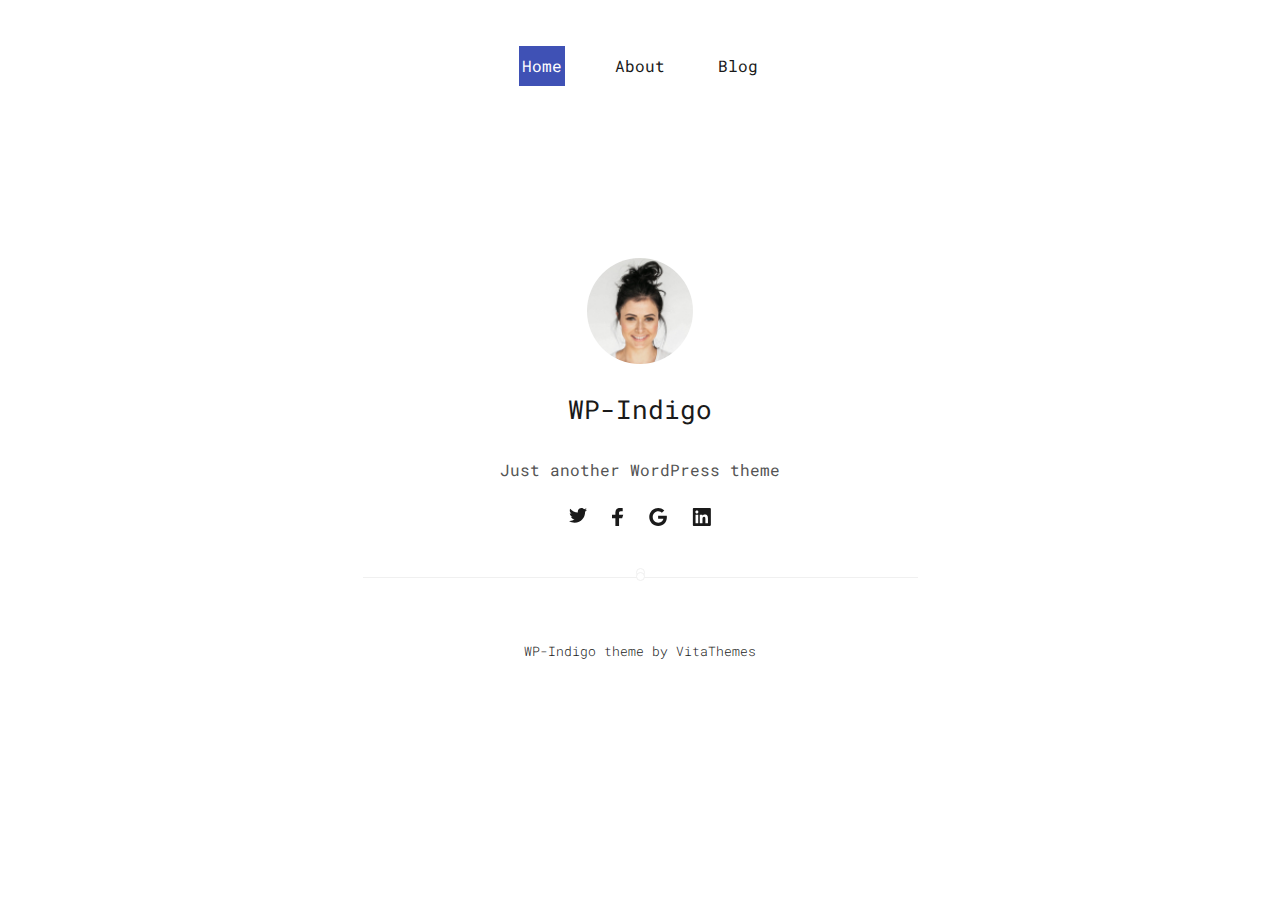
<file: index.html>
<!DOCTYPE html>
<html lang="en">
    <head>
        <title>Indigo - Home</title>
        <link rel="stylesheet" href="css/style.css"/>
        <meta charset="utf-8"/>
        <meta name="viewport" content="width=device-width"/>
    </head>
    <body>
        <div class="wrapper">
            <header class="header">
                <div class="container">
                    <div class="header__row navigation">
                        <div class="navigation__icon">
                            <span></span>
                            <span></span>
                            <span></span>
                            <span></span>
                        </div>
                        <div class="navigation__wrapper">
                            <ul class="navigation__list">
                                <li class="navigation__item item-active">
                                    <a href="#" class="navigation__link">Home</a>
                                </li>
                                <li class="navigation__item">
                                    <a href="connection/about/" class="navigation__link">About</a>
                                </li>
                                <li class="navigation__item">
                                    <a href="connection/blog/" class="navigation__link">Blog</a>
                                </li>
                            </ul>
                        </div>
                    </div>
                </div>
            </header>
            <main class="main">
                <div class="container">
                    <section class="about">
                        <div class="container">
                            <div class="about__row">
                                <div class="about__image">
                                    <img src="images/avatar.jpg" alt="">
                                </div>
                                <div class="about__title">
                                    WP-Indigo
                                </div>
                                <div class="about__description">
                                    Just another WordPress theme
                                </div>
                                <div class="about__socials socials">
                                    <ul class="socials__list">
                                        <li class="socials__item">
                                            <a href="#" class="socials__link">
                                                <svg width="18" height="15" viewBox="0 0 18 15" fill="none" xmlns="http://www.w3.org/2000/svg">
                                                <path d="M18 1.6875C17.325 2.025 16.65 2.1375 15.8625 2.25C16.65 1.8 17.2125 1.125 17.4375 0.225C16.7625 0.675 15.975 0.9 15.075 1.125C14.4 0.45 13.3875 0 12.375 0C10.4625 0 8.775 1.6875 8.775 3.7125C8.775 4.05 8.775 4.275 8.8875 4.5C5.85 4.3875 3.0375 2.925 1.2375 0.675C0.9 1.2375 0.7875 1.8 0.7875 2.5875C0.7875 3.825 1.4625 4.95 2.475 5.625C1.9125 5.625 1.35 5.4 0.7875 5.175C0.7875 6.975 2.025 8.4375 3.7125 8.775C3.375 8.8875 3.0375 8.8875 2.7 8.8875C2.475 8.8875 2.25 8.8875 2.025 8.775C2.475 10.2375 3.825 11.3625 5.5125 11.3625C4.275 12.375 2.7 12.9375 0.9 12.9375C0.5625 12.9375 0.3375 12.9375 0 12.9375C1.6875 13.95 3.6 14.625 5.625 14.625C12.375 14.625 16.0875 9 16.0875 4.1625C16.0875 4.05 16.0875 3.825 16.0875 3.7125C16.875 3.15 17.55 2.475 18 1.6875Z" fill="#1A1A1A"/>
                                                </svg>
                                            </a>
                                        </li>
                                        <li class="socials__item">
                                            <a href="#" class="socials__link">
                                                <svg width="12" height="18" viewBox="0 0 12 18" fill="none" xmlns="http://www.w3.org/2000/svg">
                                                <path d="M3.4008 18L3.375 10.125H0V6.75H3.375V4.5C3.375 1.4634 5.25545 0 7.9643 0C9.26187 0 10.3771 0.0966038 10.7021 0.139781V3.3132L8.82333 3.31406C7.35011 3.31406 7.06485 4.01411 7.06485 5.04139V6.75H11.25L10.125 10.125H7.06484V18H3.4008Z" fill="#1A1A1A"/>
                                                </svg>
                                            </a>
                                        </li>
                                        <li class="socials__item">
                                            <a href="#" class="socials__link">
                                                <svg width="18" height="18" viewBox="0 0 18 18" fill="none" xmlns="http://www.w3.org/2000/svg">
                                                <path d="M9.12143 7.71429V10.8H14.3929C14.1357 12.0857 12.85 14.6571 9.25 14.6571C6.16429 14.6571 3.72143 12.0857 3.72143 9C3.72143 5.91429 6.29286 3.34286 9.25 3.34286C11.05 3.34286 12.2071 4.11429 12.85 4.75714L15.2929 2.44286C13.75 0.9 11.6929 0 9.25 0C4.23571 0 0.25 3.98571 0.25 9C0.25 14.0143 4.23571 18 9.25 18C14.3929 18 17.8643 14.4 17.8643 9.25714C17.8643 8.61429 17.8643 8.22857 17.7357 7.71429H9.12143Z" fill="#1A1A1A"/>
                                                </svg>
                                            </a>
                                        </li>
                                        <li class="socials__item">
                                            <a href="#" class="socials__link">
                                                <svg width="19" height="18" viewBox="0 0 19 18" fill="none" xmlns="http://www.w3.org/2000/svg">
                                                <path d="M17.9698 0H1.64687C1.19966 0 0.864258 0.335404 0.864258 0.782609V17.2174C0.864258 17.5528 1.19966 17.8882 1.64687 17.8882H18.0816C18.5289 17.8882 18.8643 17.5528 18.8643 17.1056V0.782609C18.7525 0.335404 18.4171 0 17.9698 0ZM3.54749 15.205V6.70807H6.23072V15.205H3.54749ZM4.8891 5.59006C3.99469 5.59006 3.32389 4.80745 3.32389 4.02484C3.32389 3.13043 3.99469 2.45963 4.8891 2.45963C5.78351 2.45963 6.45432 3.13043 6.45432 4.02484C6.34252 4.80745 5.67171 5.59006 4.8891 5.59006ZM16.0692 15.205H13.386V11.0683C13.386 10.0621 13.386 8.8323 12.0444 8.8323C10.7028 8.8323 10.4792 9.95031 10.4792 11.0683V15.3168H7.79593V6.70807H10.3674V7.82609C10.7028 7.15528 11.5972 6.48447 12.827 6.48447C15.5102 6.48447 15.9574 8.27329 15.9574 10.5093V15.205H16.0692Z" fill="#1A1A1A"/>
                                                </svg>
                                            </a>
                                        </li>
                                    </ul>
                                </div>
                            </div>
                        </div>
                    </section>
                </div>
            <main>
            <footer class="footer">
                <div class="container">
                    <div class="footer__row">
                        <div class="footer__sign">WP-Indigo theme by VitaThemes</div>
                    </div>
                </div>
            </footer>
        	<script src="js/jquery.js"></script>
        	<script src="js/script.js"></script>
        </div>
    </body>
</html>
</file>
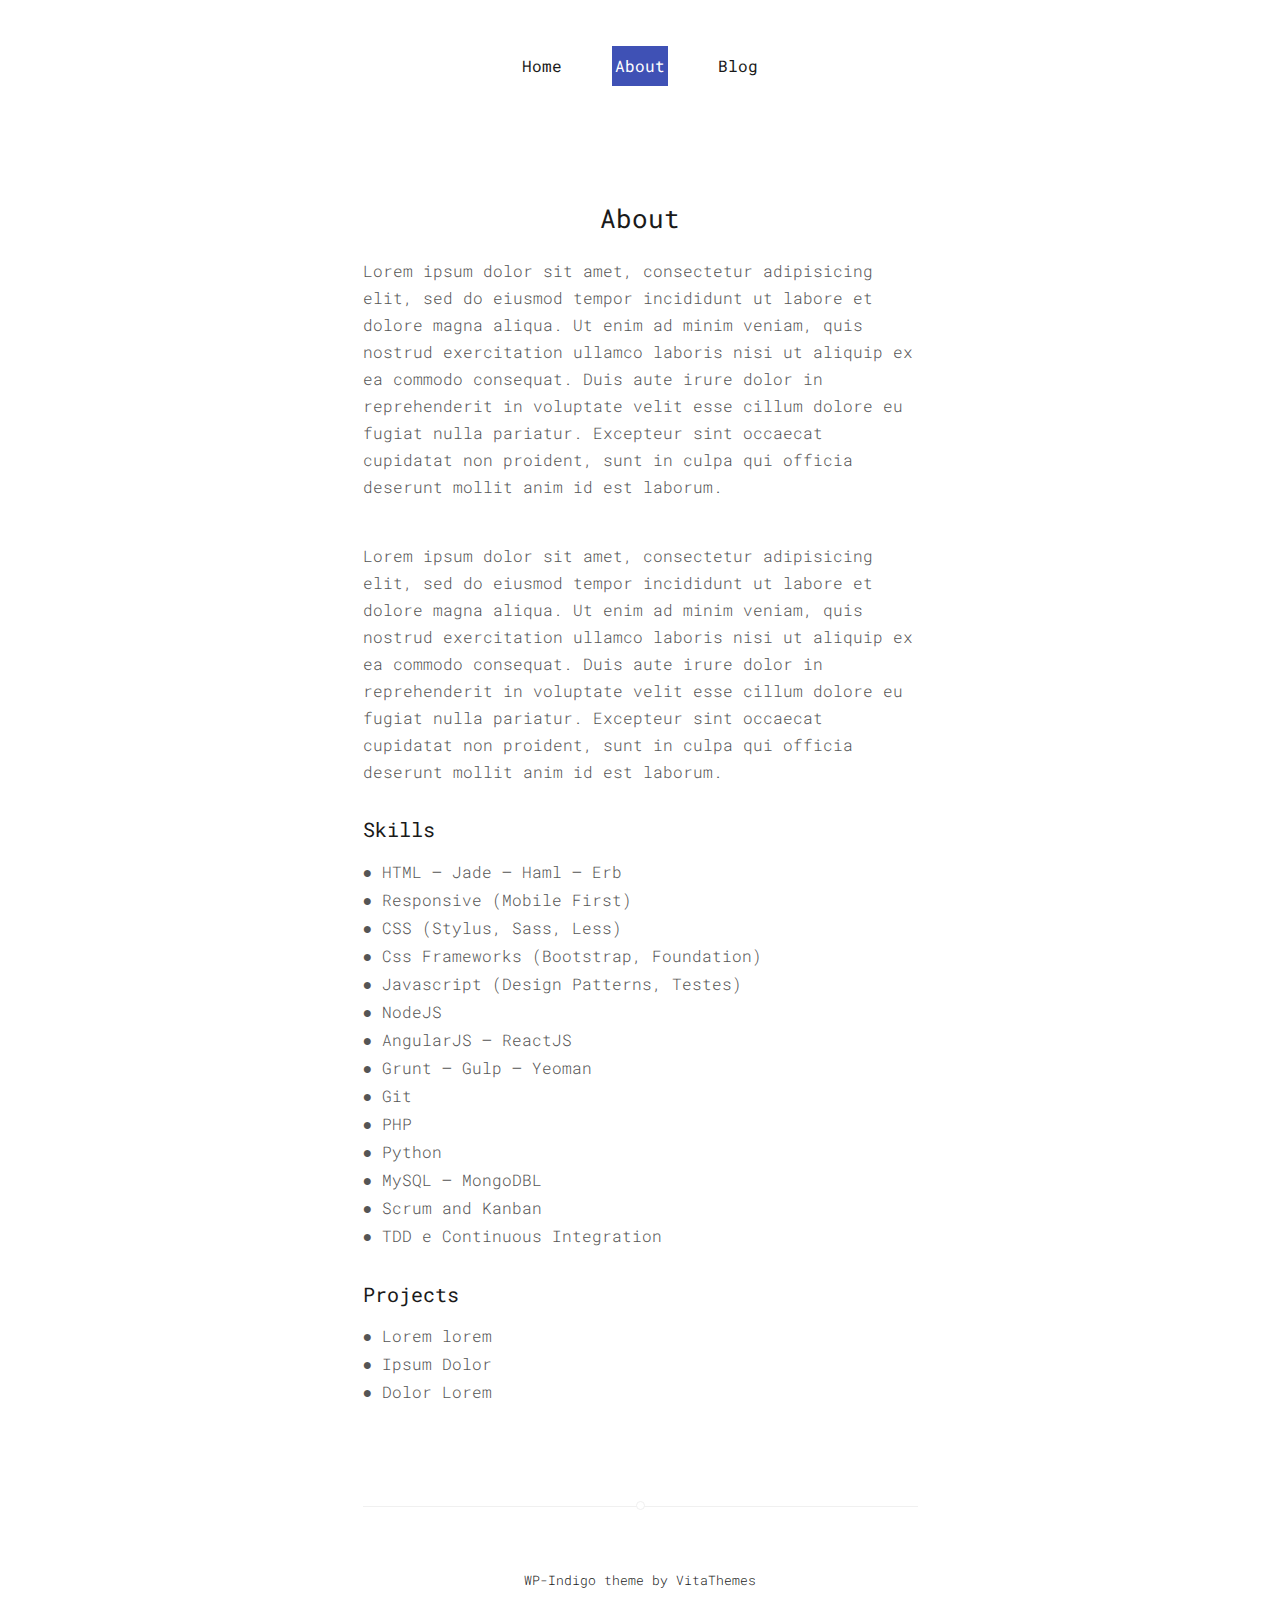
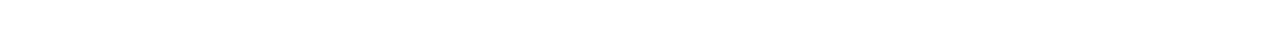
<file: connection/about/index.html>
<!DOCTYPE html>
<html lang="en">
    <head>
        <title>Indigo - About</title>
        <link rel="stylesheet" href="css/style.css"/>
        <meta charset="utf-8"/>
        <meta name="viewport" content="width=device-width"/>
    </head>
    <body>
        <div class="wrapper">
            <header class="header">
                <div class="container">
                    <div class="header__row navigation">
                        <div class="navigation__icon">
                            <span></span>
                            <span></span>
                            <span></span>
                            <span></span>
                        </div>
                        <div class="navigation__wrapper">
                            <ul class="navigation__list">
                                <li class="navigation__item">
                                    <a href="../../" class="navigation__link">Home</a>
                                </li>
                                <li class="navigation__item item-active">
                                    <a href="#" class="navigation__link">About</a>
                                </li>
                                <li class="navigation__item">
                                    <a href="../blog/" class="navigation__link">Blog</a>
                                </li>
                            </ul>
                        </div>
                    </div>
                </div>
            </header>
            <main class="main">
                <div class="container">
                    <h1 class="main__heading heading-1">About</h1>
                    <section class="main__section main_bio">
                            <div class="main__text">
                                <p>
                                    Lorem ipsum dolor sit amet, consectetur adipisicing elit, sed do eiusmod tempor incididunt ut labore et dolore magna aliqua. Ut enim ad minim veniam, quis nostrud exercitation ullamco laboris nisi ut aliquip ex ea commodo consequat. Duis aute irure dolor in reprehenderit in voluptate velit esse cillum dolore eu fugiat nulla pariatur. Excepteur sint occaecat cupidatat non proident, sunt in culpa qui officia deserunt mollit anim id est laborum.
                                </p>
                                <p>
                                    Lorem ipsum dolor sit amet, consectetur adipisicing elit, sed do eiusmod tempor incididunt ut labore et dolore magna aliqua. Ut enim ad minim veniam, quis nostrud exercitation ullamco laboris nisi ut aliquip ex ea commodo consequat. Duis aute irure dolor in reprehenderit in voluptate velit esse cillum dolore eu fugiat nulla pariatur. Excepteur sint occaecat cupidatat non proident, sunt in culpa qui officia deserunt mollit anim id est laborum.
                                </p>
                            </div>
                    </section>
                    <section class="main__section main__skills">
                        <h2 class="main__heading">Skills</h2>
                        <ul class="main__list">
                            <li class="main__item"><span>HTML – Jade – Haml – Erb</span></li>
                            <li class="main__item"><span>Responsive (Mobile First)</span></li>
                            <li class="main__item"><span>CSS (Stylus, Sass, Less)</span></li>
                            <li class="main__item"><span>Css Frameworks (Bootstrap, Foundation)</span></li>
                            <li class="main__item"><span>Javascript (Design Patterns, Testes)</span></li>
                            <li class="main__item"><span>NodeJS</span></li>
                            <li class="main__item"><span>AngularJS – ReactJS</span></li>
                            <li class="main__item"><span>Grunt – Gulp – Yeoman</span></li>
                            <li class="main__item"><span>Git</span></li>
                            <li class="main__item"><span>PHP</span></li>
                            <li class="main__item"><span>Python</span></li>
                            <li class="main__item"><span>MySQL – MongoDBL</span></li>
                            <li class="main__item"><span>Scrum and Kanban</span></li>
                            <li class="main__item"><span>TDD e Continuous Integration</span></li>
                        </ul>
                    </section>
                    <section class="main__section main__projects">
                        <h2 class="main__heading">Projects</h2>
                        <ul class="main__list">
                            <li class="main__item"><span>Lorem lorem</span></li>
                            <li class="main__item"><span>Ipsum Dolor</span></li>
                            <li class="main__item"><span>Dolor Lorem</span></li>
                        </ul>
                    </section>
                </div>
            </main>
            <footer class="footer">
                <div class="container">
                    <div class="decoration"></div>
                    <div class="footer__row">
                        <div class="footer__sign">WP-Indigo theme by VitaThemes</div>
                    </div>
                </div>
            </footer>
        	<script src="js/jquery.js"></script>
        	<script src="js/script.js"></script>
        </div>
    </body>
</html>
</file>
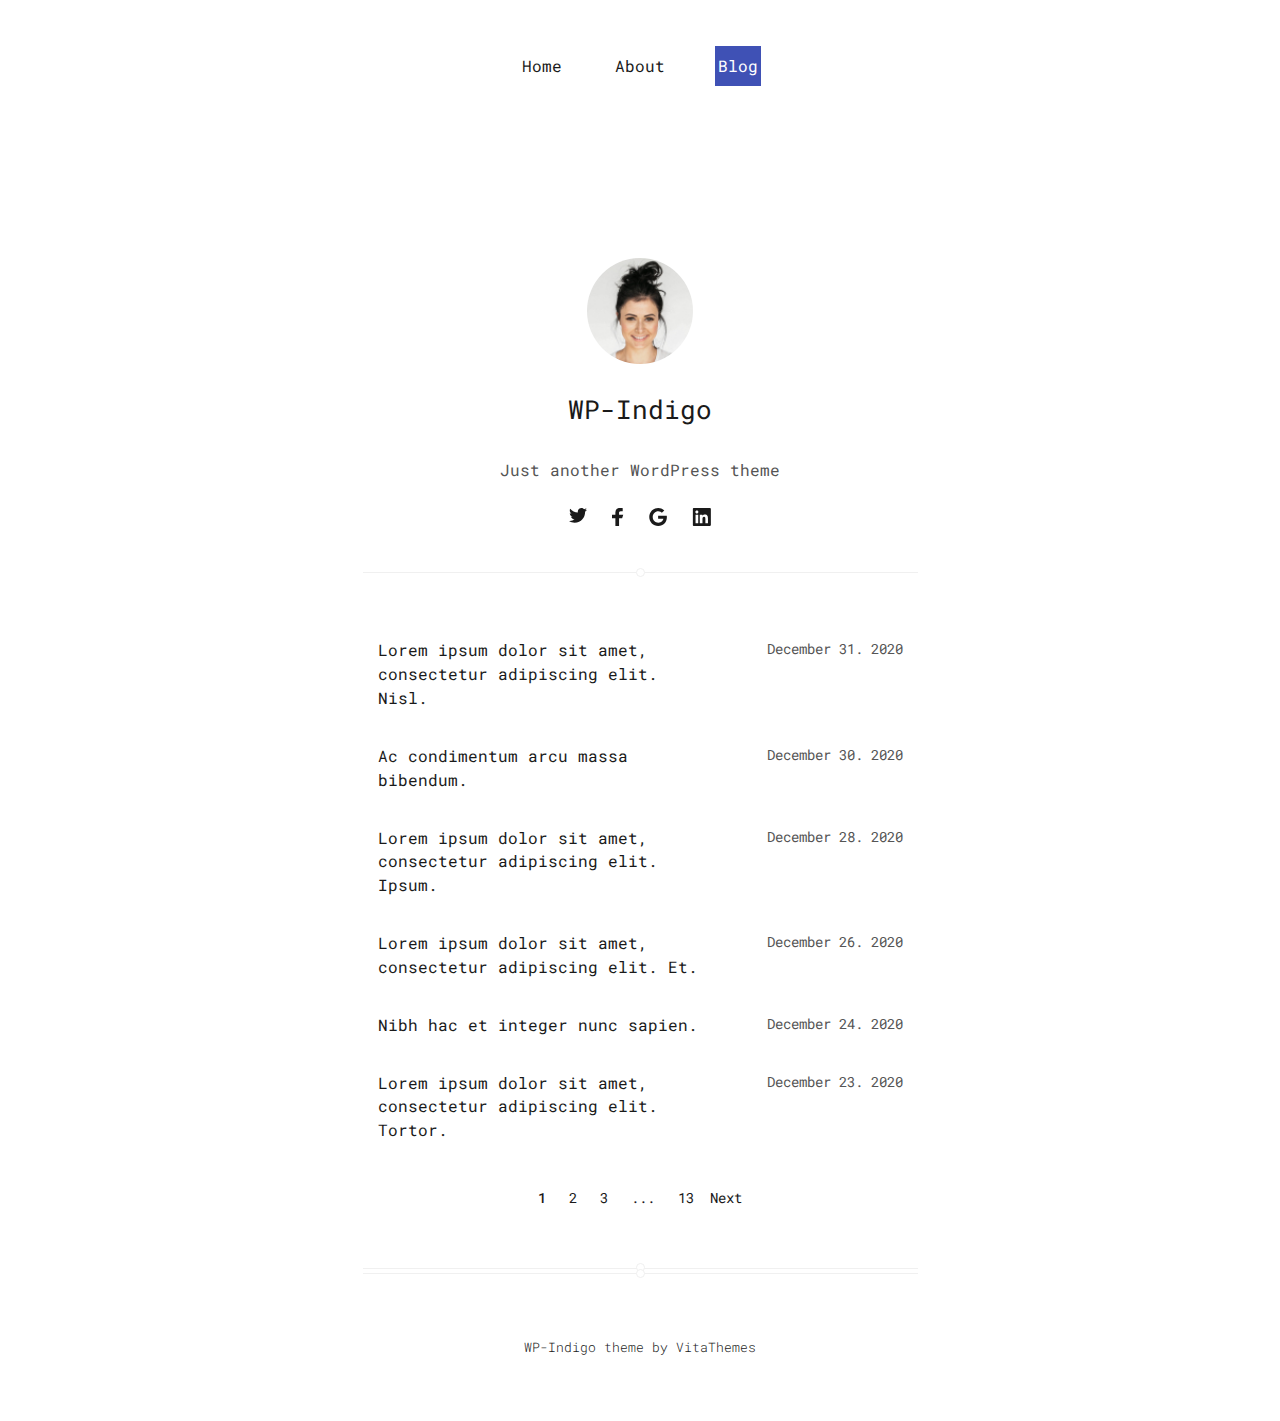
<file: connection/blog/index.html>
<!DOCTYPE html>
<html lang="en">
    <head>
        <title>Indigo - Blog</title>
        <link rel="stylesheet" href="css/style.css"/>
        <meta charset="utf-8"/>
        <meta name="viewport" content="width=device-width"/>
    </head>
    <body>
        <div class="wrapper">
            <header class="header">
                <div class="container">
                    <div class="header__row navigation">
                        <div class="navigation__icon">
                            <span></span>
                            <span></span>
                            <span></span>
                            <span></span>
                        </div>
                        <div class="navigation__wrapper">
                            <ul class="navigation__list">
                                <li class="navigation__item">
                                    <a href="../../" class="navigation__link">Home</a>
                                </li>
                                <li class="navigation__item">
                                    <a href="../about/" class="navigation__link">About</a>
                                </li>
                                <li class="navigation__item item-active">
                                    <a href="#" class="navigation__link">Blog</a>
                                </li>
                            </ul>
                        </div>
                    </div>
                </div>
            </header>
            <main class="main">
                <div class="container">
                    <section class="about">
                        <div class="container">
                            <div class="about__row">
                                <div class="about__image">
                                    <img src="images/avatar.jpg" alt="">
                                </div>
                                <div class="about__title">
                                    WP-Indigo
                                </div>
                                <div class="about__description">
                                    Just another WordPress theme
                                </div>
                                <div class="about__socials socials">
                                    <ul class="socials__list">
                                        <li class="socials__item">
                                            <a href="#" class="socials__link">
                                                <svg width="18" height="15" viewBox="0 0 18 15" fill="none" xmlns="http://www.w3.org/2000/svg">
                                                <path d="M18 1.6875C17.325 2.025 16.65 2.1375 15.8625 2.25C16.65 1.8 17.2125 1.125 17.4375 0.225C16.7625 0.675 15.975 0.9 15.075 1.125C14.4 0.45 13.3875 0 12.375 0C10.4625 0 8.775 1.6875 8.775 3.7125C8.775 4.05 8.775 4.275 8.8875 4.5C5.85 4.3875 3.0375 2.925 1.2375 0.675C0.9 1.2375 0.7875 1.8 0.7875 2.5875C0.7875 3.825 1.4625 4.95 2.475 5.625C1.9125 5.625 1.35 5.4 0.7875 5.175C0.7875 6.975 2.025 8.4375 3.7125 8.775C3.375 8.8875 3.0375 8.8875 2.7 8.8875C2.475 8.8875 2.25 8.8875 2.025 8.775C2.475 10.2375 3.825 11.3625 5.5125 11.3625C4.275 12.375 2.7 12.9375 0.9 12.9375C0.5625 12.9375 0.3375 12.9375 0 12.9375C1.6875 13.95 3.6 14.625 5.625 14.625C12.375 14.625 16.0875 9 16.0875 4.1625C16.0875 4.05 16.0875 3.825 16.0875 3.7125C16.875 3.15 17.55 2.475 18 1.6875Z" fill="#1A1A1A"/>
                                                </svg>
                                            </a>
                                        </li>
                                        <li class="socials__item">
                                            <a href="#" class="socials__link">
                                                <svg width="12" height="18" viewBox="0 0 12 18" fill="none" xmlns="http://www.w3.org/2000/svg">
                                                <path d="M3.4008 18L3.375 10.125H0V6.75H3.375V4.5C3.375 1.4634 5.25545 0 7.9643 0C9.26187 0 10.3771 0.0966038 10.7021 0.139781V3.3132L8.82333 3.31406C7.35011 3.31406 7.06485 4.01411 7.06485 5.04139V6.75H11.25L10.125 10.125H7.06484V18H3.4008Z" fill="#1A1A1A"/>
                                                </svg>
                                            </a>
                                        </li>
                                        <li class="socials__item">
                                            <a href="#" class="socials__link">
                                                <svg width="18" height="18" viewBox="0 0 18 18" fill="none" xmlns="http://www.w3.org/2000/svg">
                                                <path d="M9.12143 7.71429V10.8H14.3929C14.1357 12.0857 12.85 14.6571 9.25 14.6571C6.16429 14.6571 3.72143 12.0857 3.72143 9C3.72143 5.91429 6.29286 3.34286 9.25 3.34286C11.05 3.34286 12.2071 4.11429 12.85 4.75714L15.2929 2.44286C13.75 0.9 11.6929 0 9.25 0C4.23571 0 0.25 3.98571 0.25 9C0.25 14.0143 4.23571 18 9.25 18C14.3929 18 17.8643 14.4 17.8643 9.25714C17.8643 8.61429 17.8643 8.22857 17.7357 7.71429H9.12143Z" fill="#1A1A1A"/>
                                                </svg>
                                            </a>
                                        </li>
                                        <li class="socials__item">
                                            <a href="#" class="socials__link">
                                                <svg width="19" height="18" viewBox="0 0 19 18" fill="none" xmlns="http://www.w3.org/2000/svg">
                                                <path d="M17.9698 0H1.64687C1.19966 0 0.864258 0.335404 0.864258 0.782609V17.2174C0.864258 17.5528 1.19966 17.8882 1.64687 17.8882H18.0816C18.5289 17.8882 18.8643 17.5528 18.8643 17.1056V0.782609C18.7525 0.335404 18.4171 0 17.9698 0ZM3.54749 15.205V6.70807H6.23072V15.205H3.54749ZM4.8891 5.59006C3.99469 5.59006 3.32389 4.80745 3.32389 4.02484C3.32389 3.13043 3.99469 2.45963 4.8891 2.45963C5.78351 2.45963 6.45432 3.13043 6.45432 4.02484C6.34252 4.80745 5.67171 5.59006 4.8891 5.59006ZM16.0692 15.205H13.386V11.0683C13.386 10.0621 13.386 8.8323 12.0444 8.8323C10.7028 8.8323 10.4792 9.95031 10.4792 11.0683V15.3168H7.79593V6.70807H10.3674V7.82609C10.7028 7.15528 11.5972 6.48447 12.827 6.48447C15.5102 6.48447 15.9574 8.27329 15.9574 10.5093V15.205H16.0692Z" fill="#1A1A1A"/>
                                                </svg>
                                            </a>
                                        </li>
                                    </ul>
                                </div>
                            </div>
                        </div>
                    </section>
                    <section class="articles">
                        <div class="container">
                            <div class="articles__row">
                                <ul class="articles__list list-page-1">
                                    <li class="articles__item article">
                                        <div class="article__row">
                                            <div class="article__title">
                                                <a href="article/">Lorem ipsum dolor sit amet, consectetur adipiscing elit. Nisl.</a>
                                            </div>
                                            <div class="article__date">
                                                <time datetime="2020-12-23"><span>December 31. 2020</span></time>
                                            </div>
                                        </div>
                                    </li>
                                    <li class="articles__item article">
                                        <div class="article__row">
                                            <div class="article__title">
                                                <a href="article/article-2.html">Ac condimentum arcu massa bibendum.</a>
                                            </div>
                                            <div class="article__date">
                                                <time datetime="2020-12-23"><span>December 30. 2020</span></time>
                                            </div>
                                        </div>
                                    </li>
                                    <li class="articles__item article">
                                        <div class="article__row">
                                            <div class="article__title">
                                                <a href="article/article-3.html">Lorem ipsum dolor sit amet, consectetur adipiscing elit. Ipsum.</a>
                                            </div>
                                            <div class="article__date">
                                                <time datetime="2020-12-23"><span>December 28. 2020</span></time>
                                            </div>
                                        </div>
                                    </li>
                                    <li class="articles__item article">
                                        <div class="article__row">
                                            <div class="article__title">
                                                <a href="article/">Lorem ipsum dolor sit amet, consectetur adipiscing elit. Et.</a>
                                            </div>
                                            <div class="article__date">
                                                <time datetime="2020-12-23"><span>December 26. 2020</span></time>
                                            </div>
                                        </div>
                                    </li>
                                    <li class="articles__item article">
                                        <div class="article__row">
                                            <div class="article__title">
                                                <a href="article/article-2.html">Nibh hac et integer nunc sapien.</a>
                                            </div>
                                            <div class="article__date">
                                                <time datetime="2020-12-23"><span>December 24. 2020</span></time>
                                            </div>
                                        </div>
                                    </li>
                                    <li class="articles__item article">
                                        <div class="article__row">
                                            <div class="article__title">
                                                <a href="article/article-3.html">Lorem ipsum dolor sit amet, consectetur adipiscing elit. Tortor.</a>
                                            </div>
                                            <div class="article__date">
                                                <time datetime="2020-12-23"><span>December 23. 2020</span></time>
                                            </div>
                                        </div>
                                    </li>
                                </ul>
                                <div class="articles__pagination pagination">
                                    <a href="#" class="pagination__button button-back">Back</a>
                                    <ul class="pagination__list-page">
                                        <li class="pagination__item-page">
                                            <a href="#" id="page-1" class="pagination__link-page page-active"><span>1</span></a>
                                        </li>
                                        <li class="pagination__item-page">
                                            <a href="page-2.html" id="page-2" class="pagination__link-page"><span>2</span></a>
                                        </li>
                                        <li class="pagination__item-page">
                                            <a href="page-3.html" id="page-3" class="pagination__link-page"><span>3</span></a>
                                        </li>
                                        <ul class="pagination__item-page-wrapper page-wrapper">
                                            <li class="page-wrapper__item">
                                                <a href="#">...</a>
                                            </li>
                                        </ul>
                                        <li class="pagination__item-page">
                                            <a href="page-13.html" id="page-13" class="pagination__link-page"><span>13</span></a>
                                        </li>
                                    </ul>
                                    <a href="page-2.html" class="pagination__button button-next">Next</a>

                                </div>
                            </div>
                        </div>
                    </section>
                </div>
            </main>
            <footer class="footer">
                <div class="container">
                    <div class="decoration"></div>
                    <div class="footer__row">
                        <div class="footer__sign">WP-Indigo theme by VitaThemes</div>
                    </div>
                </div>
            </footer>
        	<script src="js/jquery.js"></script>
        	<script src="js/script.js"></script>
        </div>
    </body>
</html>
</file>
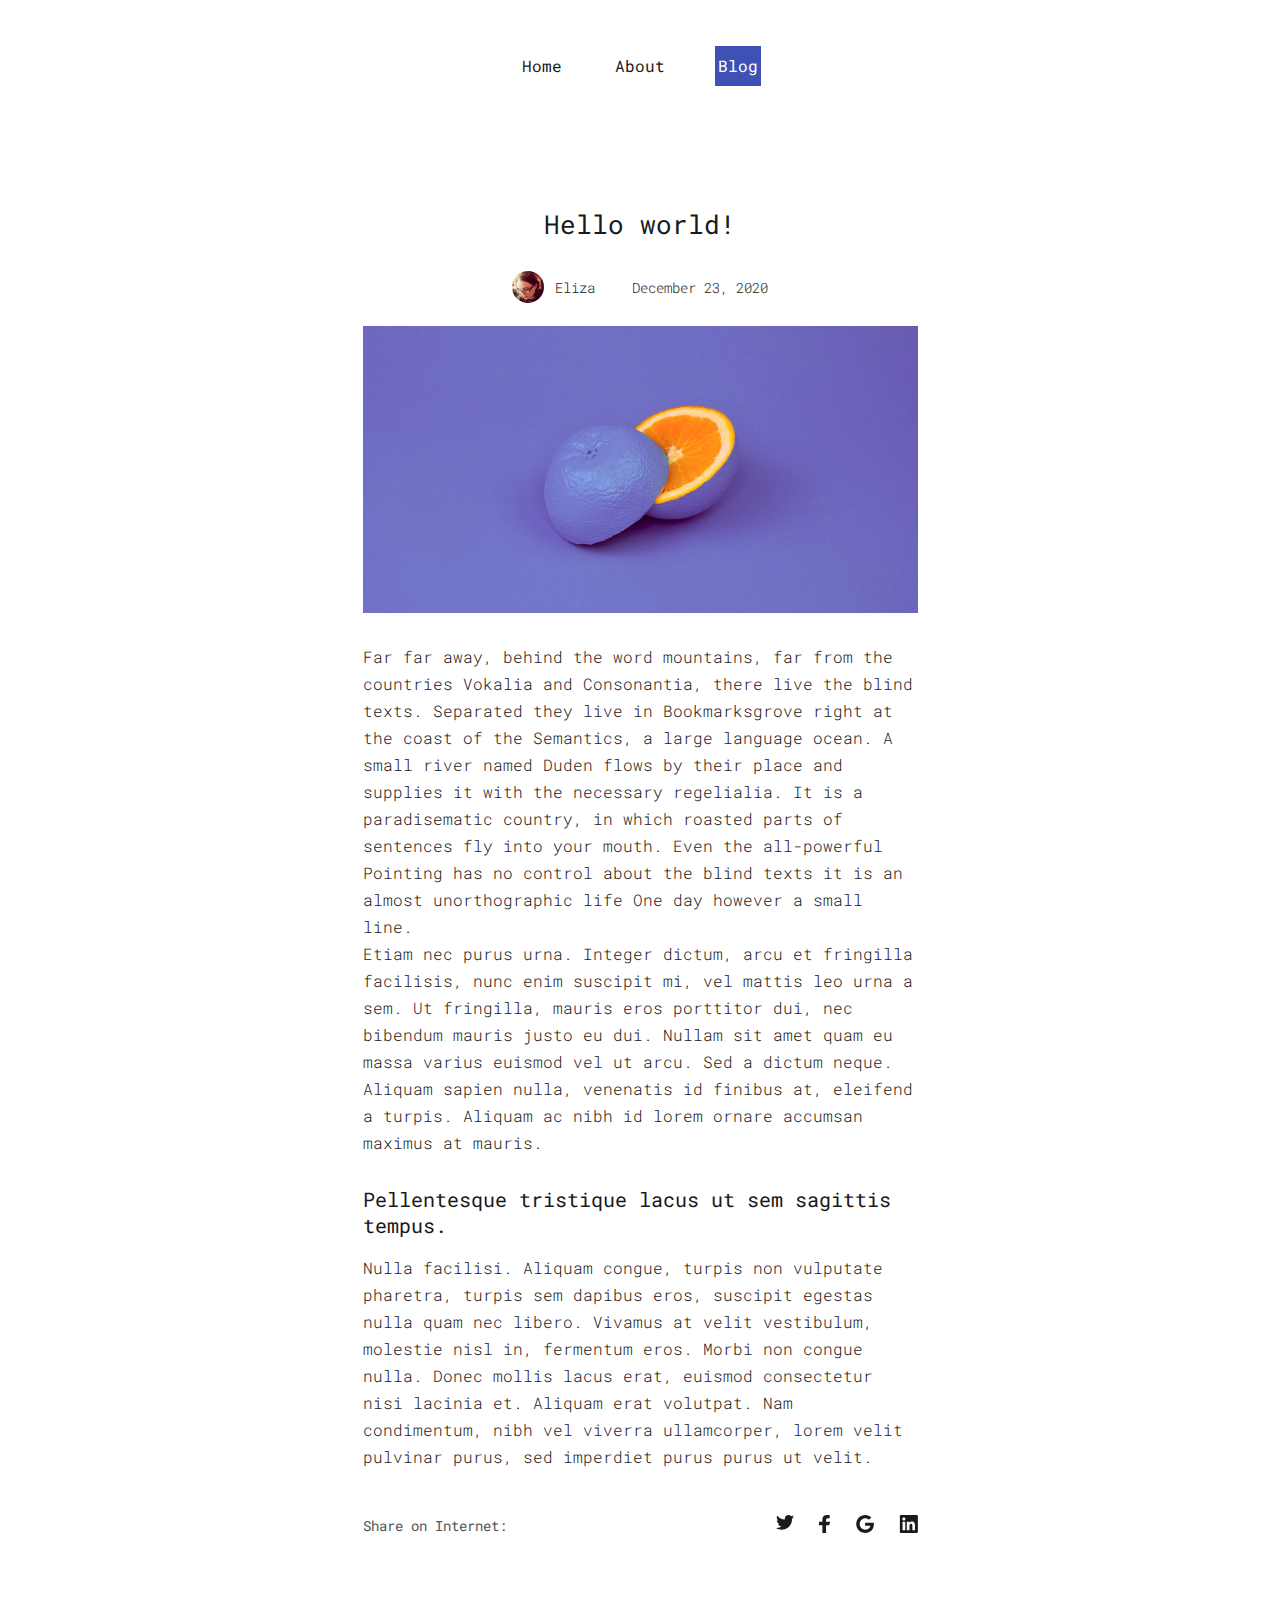
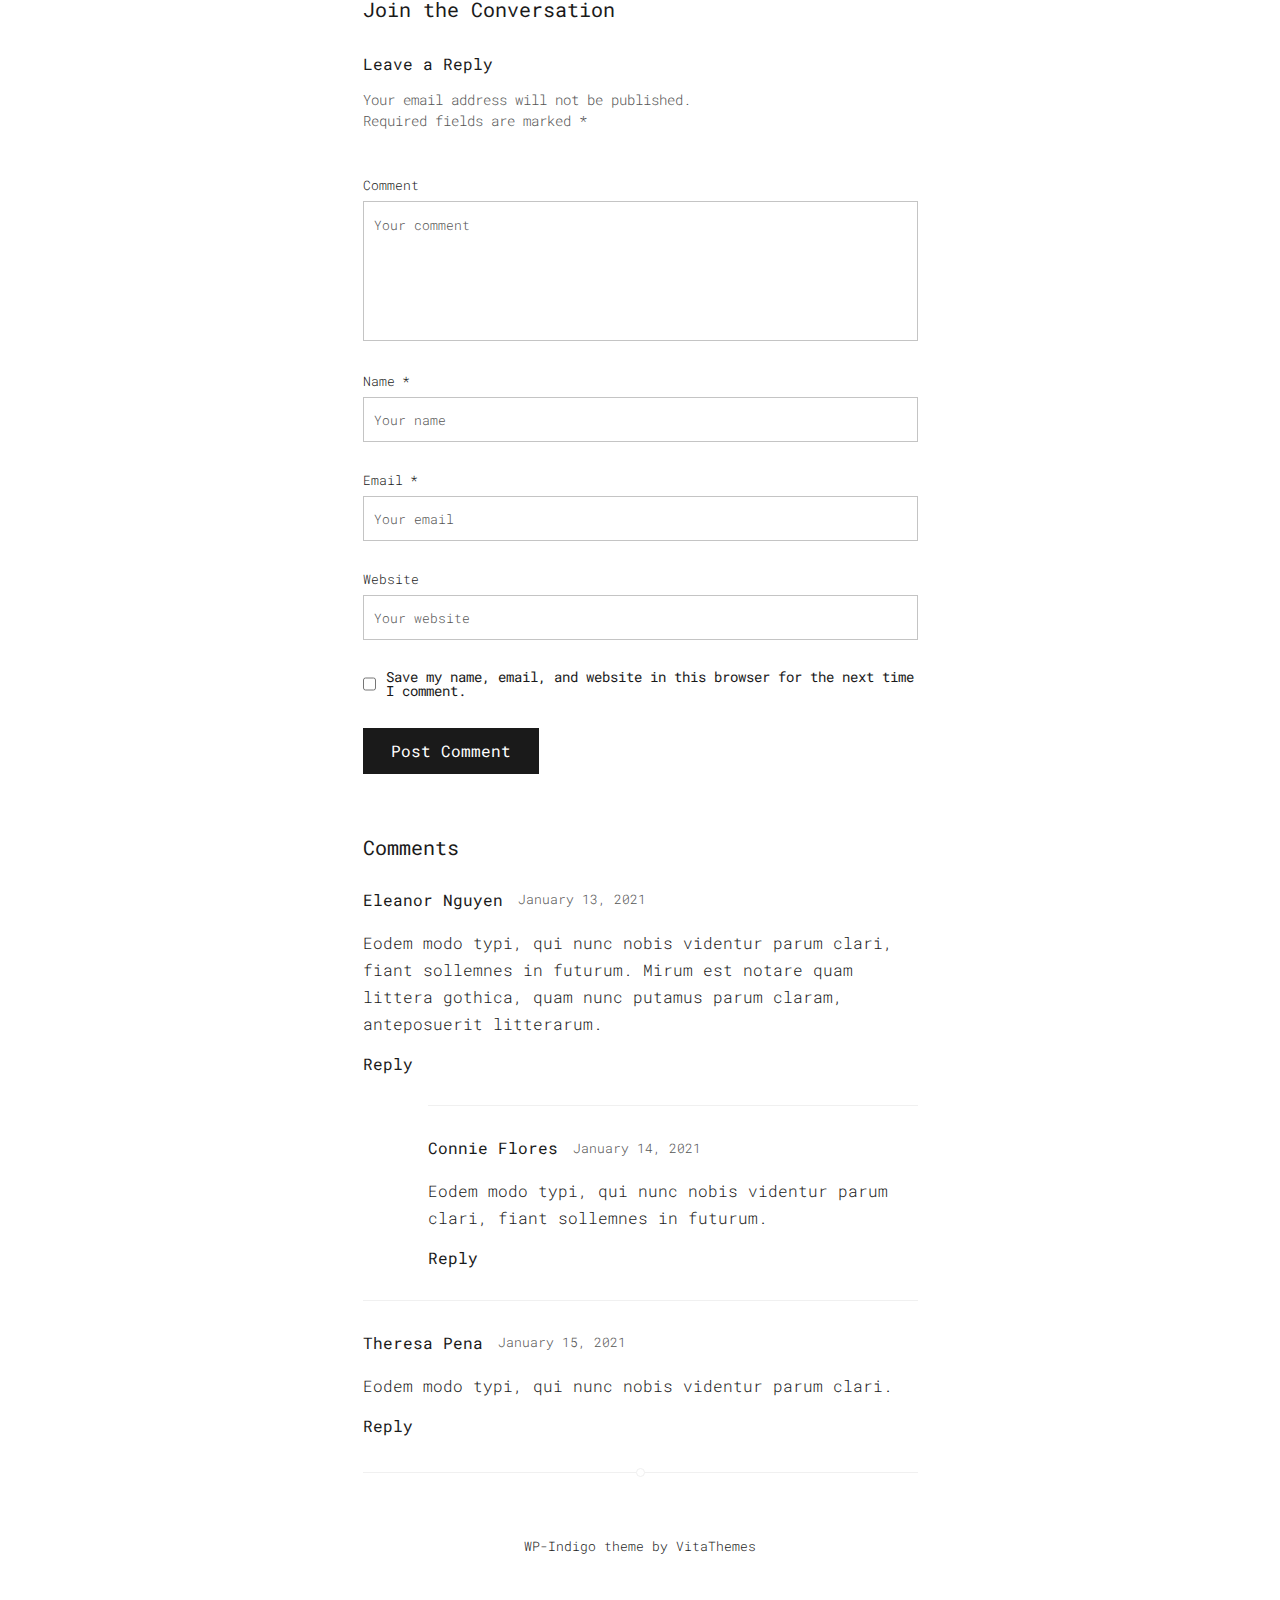
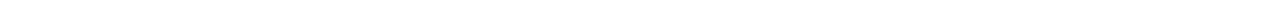
<file: connection/blog/article/index.html>
<!DOCTYPE html>
<html lang="en">
    <head>
        <title>Blog - Article</title>
        <link rel="stylesheet" href="css/style.css"/>
        <link rel="stylesheet" href="#"/>
        <meta charset="utf-8"/>
        <meta name="viewport" content="width=device-width"/>
    </head>
    <body>
        <div class="wrapper">
            <header class="header">
                <div class="container">
                    <div class="header__row navigation">
                        <div class="navigation__icon">
                            <span></span>
                            <span></span>
                            <span></span>
                            <span></span>
                        </div>
                        <div class="navigation__wrapper">
                            <ul class="navigation__list">
                                <li class="navigation__item">
                                    <a href="../../../" class="navigation__link">Home</a>
                                </li>
                                <li class="navigation__item">
                                    <a href="../../about/" class="navigation__link">About</a>
                                </li>
                                <li class="navigation__item item-active">
                                    <a href=../ class="navigation__link">Blog</a>
                                </li>
                            </ul>
                        </div>
                    </div>
                </div>
            </header>
            <main class="main">
                <div class="container">
                    <article class="article">
                        <div class="article__header">
                            <h1 class="article__title"><a href="#">Hello world!</a></h1>
                            <div class="article__info">
                                <div class="article__author author">
                                    <div class="author__avatar">
                                        <a href="#"><img src="images/article__header/avatar.jpg" alt=""></a>
                                    </div>
                                    <!-- We can put here path to page with all Eliza's articles or with her own profile-->
                                    <div class="author__name"><a href="#">Eliza</a></div>
                                </div>
                                <div class="article__date">
                                    <time datetime="2020-12-23">
                                        <!-- We can put here path to page with article list that has been published in this day-->
                                        <span><a href="#">December 23, 2020</a></span>
                                    </time>
                                </div>
                            </div>
                        </div>
                        <div class="article__content">
                            <div class="article__thumbnail">
                                <img src="images/article__content/cover.jpg" alt="">
                            </div>
                            <div class="article__paragraph">
                                <p class="article__text">
                                    Far far away, behind the word mountains, far from the countries Vokalia and Consonantia, there live the blind texts. Separated they live in Bookmarksgrove right at the coast of the Semantics, a large language ocean. A small river named Duden flows by their place and supplies it with the necessary regelialia. It is a paradisematic country, in which roasted parts of sentences fly into your mouth. Even the all-powerful Pointing has no control about the blind texts it is an almost unorthographic life One day however a small line.
                                </p>
                                <p class="article__text">
                                    Etiam nec purus urna. Integer dictum, arcu et fringilla facilisis, nunc enim suscipit mi, vel mattis leo urna a sem. Ut fringilla, mauris eros porttitor dui, nec bibendum mauris justo eu dui. Nullam sit amet quam eu massa varius euismod vel ut arcu. Sed a dictum neque. Aliquam sapien nulla, venenatis id finibus at, eleifend a turpis. Aliquam ac nibh id lorem ornare accumsan maximus at mauris.
                                </p>
                            </div>
                            <div class="article__paragraph">
                                <h2 class="article__heading">
                                    Pellentesque tristique lacus ut sem sagittis tempus.
                                </h2>
                                <p class="article__text">
                                    Nulla facilisi. Aliquam congue, turpis non vulputate pharetra, turpis sem dapibus eros, suscipit egestas nulla quam nec libero. Vivamus at velit vestibulum, molestie nisl in, fermentum eros. Morbi non congue nulla. Donec mollis lacus erat, euismod consectetur nisi lacinia et. Aliquam erat volutpat. Nam condimentum, nibh vel viverra ullamcorper, lorem velit pulvinar purus, sed imperdiet purus purus ut velit.
                                </p>
                            </div>
                        </div>
                        <div class="article__footer">
                            <div class="article__share-w share-w">
                                <div class="share-w__row">
                                    <div class="share-w__sign">Share on Internet:</div>
                                    <div class="share-w__socials socials">
                                        <ul class="socials__list">
                                            <li class="socials__item">
                                                <a href="#" class="socials__link">
                                                    <svg width="18" height="15" viewBox="0 0 18 15" fill="none" xmlns="http://www.w3.org/2000/svg">
                                                    <path d="M18 1.6875C17.325 2.025 16.65 2.1375 15.8625 2.25C16.65 1.8 17.2125 1.125 17.4375 0.225C16.7625 0.675 15.975 0.9 15.075 1.125C14.4 0.45 13.3875 0 12.375 0C10.4625 0 8.775 1.6875 8.775 3.7125C8.775 4.05 8.775 4.275 8.8875 4.5C5.85 4.3875 3.0375 2.925 1.2375 0.675C0.9 1.2375 0.7875 1.8 0.7875 2.5875C0.7875 3.825 1.4625 4.95 2.475 5.625C1.9125 5.625 1.35 5.4 0.7875 5.175C0.7875 6.975 2.025 8.4375 3.7125 8.775C3.375 8.8875 3.0375 8.8875 2.7 8.8875C2.475 8.8875 2.25 8.8875 2.025 8.775C2.475 10.2375 3.825 11.3625 5.5125 11.3625C4.275 12.375 2.7 12.9375 0.9 12.9375C0.5625 12.9375 0.3375 12.9375 0 12.9375C1.6875 13.95 3.6 14.625 5.625 14.625C12.375 14.625 16.0875 9 16.0875 4.1625C16.0875 4.05 16.0875 3.825 16.0875 3.7125C16.875 3.15 17.55 2.475 18 1.6875Z" fill="#1A1A1A"/>
                                                    </svg>
                                                </a>
                                            </li>
                                            <li class="socials__item">
                                                <a href="#" class="socials__link">
                                                    <svg width="12" height="18" viewBox="0 0 12 18" fill="none" xmlns="http://www.w3.org/2000/svg">
                                                    <path d="M3.4008 18L3.375 10.125H0V6.75H3.375V4.5C3.375 1.4634 5.25545 0 7.9643 0C9.26187 0 10.3771 0.0966038 10.7021 0.139781V3.3132L8.82333 3.31406C7.35011 3.31406 7.06485 4.01411 7.06485 5.04139V6.75H11.25L10.125 10.125H7.06484V18H3.4008Z" fill="#1A1A1A"/>
                                                    </svg>
                                                </a>
                                            </li>
                                            <li class="socials__item">
                                                <a href="#" class="socials__link">
                                                    <svg width="18" height="18" viewBox="0 0 18 18" fill="none" xmlns="http://www.w3.org/2000/svg">
                                                    <path d="M9.12143 7.71429V10.8H14.3929C14.1357 12.0857 12.85 14.6571 9.25 14.6571C6.16429 14.6571 3.72143 12.0857 3.72143 9C3.72143 5.91429 6.29286 3.34286 9.25 3.34286C11.05 3.34286 12.2071 4.11429 12.85 4.75714L15.2929 2.44286C13.75 0.9 11.6929 0 9.25 0C4.23571 0 0.25 3.98571 0.25 9C0.25 14.0143 4.23571 18 9.25 18C14.3929 18 17.8643 14.4 17.8643 9.25714C17.8643 8.61429 17.8643 8.22857 17.7357 7.71429H9.12143Z" fill="#1A1A1A"/>
                                                    </svg>
                                                </a>
                                            </li>
                                            <li class="socials__item">
                                                <a href="#" class="socials__link">
                                                    <svg width="19" height="18" viewBox="0 0 19 18" fill="none" xmlns="http://www.w3.org/2000/svg">
                                                    <path d="M17.9698 0H1.64687C1.19966 0 0.864258 0.335404 0.864258 0.782609V17.2174C0.864258 17.5528 1.19966 17.8882 1.64687 17.8882H18.0816C18.5289 17.8882 18.8643 17.5528 18.8643 17.1056V0.782609C18.7525 0.335404 18.4171 0 17.9698 0ZM3.54749 15.205V6.70807H6.23072V15.205H3.54749ZM4.8891 5.59006C3.99469 5.59006 3.32389 4.80745 3.32389 4.02484C3.32389 3.13043 3.99469 2.45963 4.8891 2.45963C5.78351 2.45963 6.45432 3.13043 6.45432 4.02484C6.34252 4.80745 5.67171 5.59006 4.8891 5.59006ZM16.0692 15.205H13.386V11.0683C13.386 10.0621 13.386 8.8323 12.0444 8.8323C10.7028 8.8323 10.4792 9.95031 10.4792 11.0683V15.3168H7.79593V6.70807H10.3674V7.82609C10.7028 7.15528 11.5972 6.48447 12.827 6.48447C15.5102 6.48447 15.9574 8.27329 15.9574 10.5093V15.205H16.0692Z" fill="#1A1A1A"/>
                                                    </svg>
                                                </a>
                                            </li>
                                        </ul>
                                    </div>
                                </div>
                            </div>
                        </div>
                    </article>
                    <section class="comments">
                        <div class="comments__publish c-publish">
                            <h2 class="c-publish__title">Join the Conversation</h2>
                            <form class="publish" action="index.html" method="post">
                            <div class="c-publish__form">
                                <div class="c-publish__header">
                                    <div class="c-publish__heading">
                                        Leave a Reply
                                    </div>
                                    <div class="c-publish__subheading">
                                        Your email address will not be published. <br>Required fields are marked *
                                    </div>
                                </div>
                                <div class="c-publish__row">
                                    <p class="c-publish__handle">
                                        <span>Comment</span>
                                    </p>
                                    <textarea placeholder="Your comment" name="name" class="c-publish__comment"></textarea>
                                </div>
                                <div class="c-publish__row">
                                    <p class="c-publish__handle handle-req">
                                        <span>Name</span>
                                    </p>
                                    <input required placeholder="Your name" type="text" class="c-publish__name">
                                </div>
                                <div class="c-publish__row">
                                    <p class="c-publish__handle handle-req">
                                        <span>Email</span>
                                    </p>
                                    <input required placeholder="Your email" type="email" class="c-publish__email">
                                </div>
                                <div class="c-publish__row">
                                    <p class="c-publish__handle">
                                        <span>Website</span>
                                    </p>
                                    <input placeholder="Your website" type="text" class="c-publish__website">
                                </div>
                                <div class="c-publish__cookie">
                                    <input type="checkbox" class="c-publish__check">
                                    <p>
                                        Save my name, email, and website in this browser for the next time I comment.
                                    </p>
                                </div>
                                <button class="c-publish__post" type="submit" name="post">
                                    <span>Post Comment</span>
                                </button>
                            </div>
                            </form>
                        </div>
                        <div class="comments__content c-content">
                            <h2 class="c-content__title">Comments</h2>
                            <div class="c-content__comments">
                                <div class="c-content__main-comment c-comment">
                                    <div class="c-comment__info">
                                        <div class="c-comment__name">
                                            <a href="#">Eleanor Nguyen</a>
                                        </div>
                                        <div class="c-comment__date">
                                            <time datetime="2021-1-13">January 13, 2021</time>
                                        </div>
                                    </div>
                                    <div class="c-comment__text">
                                        Eodem modo typi, qui nunc nobis videntur parum clari, fiant sollemnes in futurum. Mirum est notare quam littera gothica, quam nunc putamus parum claram, anteposuerit litterarum.
                                    </div>
                                    <a href="#" class="c-comment__reply">Reply</a>
                                    <div class="c-comment__replies">
                                        <div class="c-comment">
                                            <div class="c-comment__info">
                                                <div class="c-comment__name">
                                                    <a href="#">Connie Flores</a>
                                                </div>
                                                <div class="c-comment__date">
                                                    <time datetime="2021-1-14">January 14, 2021</time>
                                                </div>
                                            </div>
                                            <div class="c-comment__text">
                                                Eodem modo typi, qui nunc nobis videntur parum clari, fiant sollemnes in futurum.
                                            </div>
                                            <a href="#" class="c-comment__reply">Reply</a>
                                            <div class="c-comment__replies no-replies"></div>
                                        </div>
                                    </div>
                                </div>
                                <div class="c-content__main-comment c-comment">
                                    <div class="c-comment__info">
                                        <div class="c-comment__name">
                                            <a href="#">Theresa Pena</a>
                                        </div>
                                        <div class="c-comment__date">
                                            <time datetime="2021-1-15">January 15, 2021</time>
                                        </div>
                                    </div>
                                    <div class="c-comment__text">
                                        Eodem modo typi, qui nunc nobis videntur parum clari.
                                    </div>
                                    <a href="#" class="c-comment__reply">Reply</a>
                                    <div class="c-comment__replies"></div>
                                </div>
                            </div>
                        </div>
                    </section>
                </div>
            </main>
            <footer class="footer">
                <div class="container">
                    <div class="decoration"></div>
                    <div class="footer__row">
                        <div class="footer__sign">WP-Indigo theme by VitaThemes</div>
                    </div>
                </div>
            </footer>
        	<script src="js/jquery.js"></script>
        	<script src="js/script.js"></script>
        </div>
    </body>
</html>
</file>
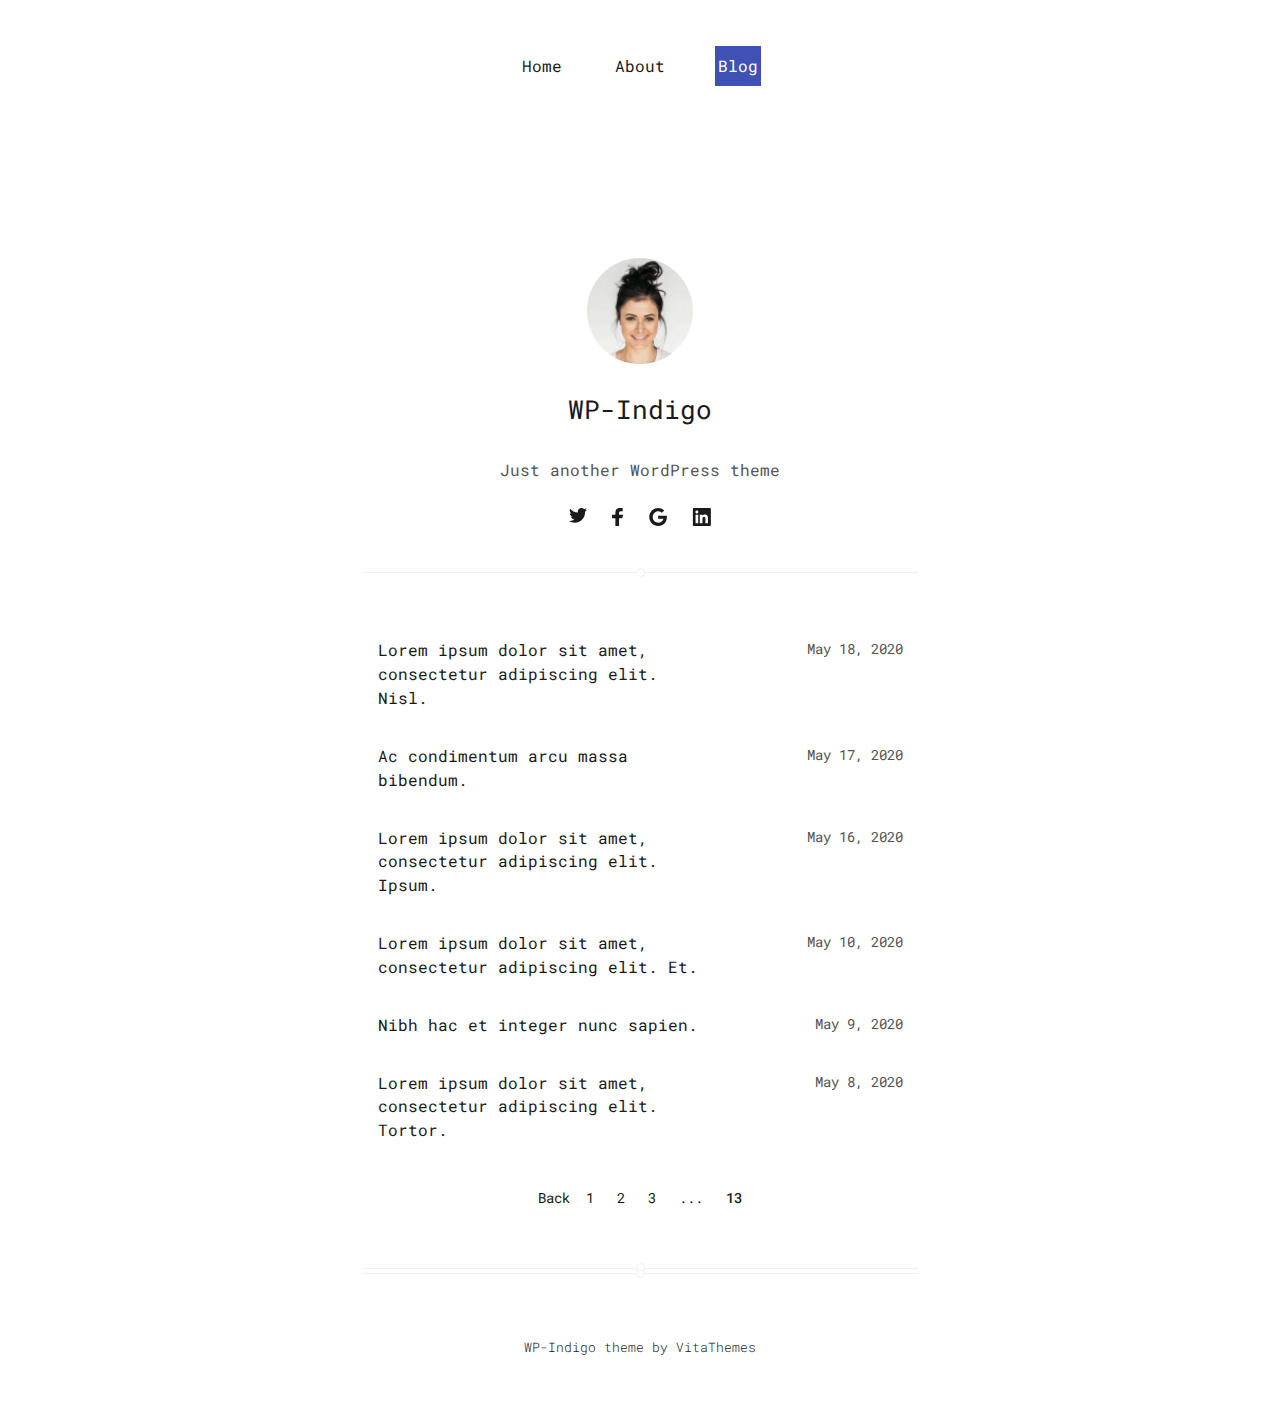
<file: connection/blog/page-13.html>
<!DOCTYPE html>
<html lang="en">
    <head>
        <title>Blog - Page 13</title>
        <link rel="stylesheet" href="css/style.css"/>
        <meta charset="utf-8"/>
        <meta name="viewport" content="width=device-width"/>
    </head>
    <body>
        <div class="wrapper">
            <header class="header">
                <div class="container">
                    <div class="header__row navigation">
                        <div class="navigation__icon">
                            <span></span>
                            <span></span>
                            <span></span>
                            <span></span>
                        </div>
                        <div class="navigation__wrapper">
                            <ul class="navigation__list">
                                <li class="navigation__item">
                                    <a href="../../" class="navigation__link">Home</a>
                                </li>
                                <li class="navigation__item">
                                    <a href="../about/" class="navigation__link">About</a>
                                </li>
                                <li class="navigation__item item-active">
                                    <a href="#" class="navigation__link">Blog</a>
                                </li>
                            </ul>
                        </div>
                    </div>
                </div>
            </header>
            <main class="main">
                <div class="container">
                    <section class="about">
                        <div class="container">
                            <div class="about__row">
                                <div class="about__image">
                                    <img src="images/avatar.jpg" alt="">
                                </div>
                                <div class="about__title">
                                    WP-Indigo
                                </div>
                                <div class="about__description">
                                    Just another WordPress theme
                                </div>
                                <div class="about__socials socials">
                                    <ul class="socials__list">
                                        <li class="socials__item">
                                            <a href="#" class="socials__link">
                                                <svg width="18" height="15" viewBox="0 0 18 15" fill="none" xmlns="http://www.w3.org/2000/svg">
                                                <path d="M18 1.6875C17.325 2.025 16.65 2.1375 15.8625 2.25C16.65 1.8 17.2125 1.125 17.4375 0.225C16.7625 0.675 15.975 0.9 15.075 1.125C14.4 0.45 13.3875 0 12.375 0C10.4625 0 8.775 1.6875 8.775 3.7125C8.775 4.05 8.775 4.275 8.8875 4.5C5.85 4.3875 3.0375 2.925 1.2375 0.675C0.9 1.2375 0.7875 1.8 0.7875 2.5875C0.7875 3.825 1.4625 4.95 2.475 5.625C1.9125 5.625 1.35 5.4 0.7875 5.175C0.7875 6.975 2.025 8.4375 3.7125 8.775C3.375 8.8875 3.0375 8.8875 2.7 8.8875C2.475 8.8875 2.25 8.8875 2.025 8.775C2.475 10.2375 3.825 11.3625 5.5125 11.3625C4.275 12.375 2.7 12.9375 0.9 12.9375C0.5625 12.9375 0.3375 12.9375 0 12.9375C1.6875 13.95 3.6 14.625 5.625 14.625C12.375 14.625 16.0875 9 16.0875 4.1625C16.0875 4.05 16.0875 3.825 16.0875 3.7125C16.875 3.15 17.55 2.475 18 1.6875Z" fill="#1A1A1A"/>
                                                </svg>
                                            </a>
                                        </li>
                                        <li class="socials__item">
                                            <a href="#" class="socials__link">
                                                <svg width="12" height="18" viewBox="0 0 12 18" fill="none" xmlns="http://www.w3.org/2000/svg">
                                                <path d="M3.4008 18L3.375 10.125H0V6.75H3.375V4.5C3.375 1.4634 5.25545 0 7.9643 0C9.26187 0 10.3771 0.0966038 10.7021 0.139781V3.3132L8.82333 3.31406C7.35011 3.31406 7.06485 4.01411 7.06485 5.04139V6.75H11.25L10.125 10.125H7.06484V18H3.4008Z" fill="#1A1A1A"/>
                                                </svg>
                                            </a>
                                        </li>
                                        <li class="socials__item">
                                            <a href="#" class="socials__link">
                                                <svg width="18" height="18" viewBox="0 0 18 18" fill="none" xmlns="http://www.w3.org/2000/svg">
                                                <path d="M9.12143 7.71429V10.8H14.3929C14.1357 12.0857 12.85 14.6571 9.25 14.6571C6.16429 14.6571 3.72143 12.0857 3.72143 9C3.72143 5.91429 6.29286 3.34286 9.25 3.34286C11.05 3.34286 12.2071 4.11429 12.85 4.75714L15.2929 2.44286C13.75 0.9 11.6929 0 9.25 0C4.23571 0 0.25 3.98571 0.25 9C0.25 14.0143 4.23571 18 9.25 18C14.3929 18 17.8643 14.4 17.8643 9.25714C17.8643 8.61429 17.8643 8.22857 17.7357 7.71429H9.12143Z" fill="#1A1A1A"/>
                                                </svg>
                                            </a>
                                        </li>
                                        <li class="socials__item">
                                            <a href="#" class="socials__link">
                                                <svg width="19" height="18" viewBox="0 0 19 18" fill="none" xmlns="http://www.w3.org/2000/svg">
                                                <path d="M17.9698 0H1.64687C1.19966 0 0.864258 0.335404 0.864258 0.782609V17.2174C0.864258 17.5528 1.19966 17.8882 1.64687 17.8882H18.0816C18.5289 17.8882 18.8643 17.5528 18.8643 17.1056V0.782609C18.7525 0.335404 18.4171 0 17.9698 0ZM3.54749 15.205V6.70807H6.23072V15.205H3.54749ZM4.8891 5.59006C3.99469 5.59006 3.32389 4.80745 3.32389 4.02484C3.32389 3.13043 3.99469 2.45963 4.8891 2.45963C5.78351 2.45963 6.45432 3.13043 6.45432 4.02484C6.34252 4.80745 5.67171 5.59006 4.8891 5.59006ZM16.0692 15.205H13.386V11.0683C13.386 10.0621 13.386 8.8323 12.0444 8.8323C10.7028 8.8323 10.4792 9.95031 10.4792 11.0683V15.3168H7.79593V6.70807H10.3674V7.82609C10.7028 7.15528 11.5972 6.48447 12.827 6.48447C15.5102 6.48447 15.9574 8.27329 15.9574 10.5093V15.205H16.0692Z" fill="#1A1A1A"/>
                                                </svg>
                                            </a>
                                        </li>
                                    </ul>
                                </div>
                            </div>
                        </div>
                    </section>
                    <section class="articles">
                        <div class="container">
                            <div class="articles__row">
                                <ul class="articles__list list-page-1">
                                    <li class="articles__item article">
                                        <div class="article__row">
                                            <div class="article__title">
                                                <a href="article">Lorem ipsum dolor sit amet, consectetur adipiscing elit. Nisl.</a>
                                            </div>
                                            <div class="article__date">
                                                <time datetime="2020-12-23"><span>May 18, 2020</span></time>
                                            </div>
                                        </div>
                                    </li>
                                    <li class="articles__item article">
                                        <div class="article__row">
                                            <div class="article__title">
                                                <a href="article/article-2.html">Ac condimentum arcu massa bibendum.</a>
                                            </div>
                                            <div class="article__date">
                                                <time datetime="2020-12-23"><span>May 17, 2020</span></time>
                                            </div>
                                        </div>
                                    </li>
                                    <li class="articles__item article">
                                        <div class="article__row">
                                            <div class="article__title">
                                                <a href="article/article-3.html">Lorem ipsum dolor sit amet, consectetur adipiscing elit. Ipsum.</a>
                                            </div>
                                            <div class="article__date">
                                                <time datetime="2020-12-23"><span>May 16, 2020</span></time>
                                            </div>
                                        </div>
                                    </li>
                                    <li class="articles__item article">
                                        <div class="article__row">
                                            <div class="article__title">
                                                <a href="article">Lorem ipsum dolor sit amet, consectetur adipiscing elit. Et.</a>
                                            </div>
                                            <div class="article__date">
                                                <time datetime="2020-12-23"><span>May 10, 2020</span></time>
                                            </div>
                                        </div>
                                    </li>
                                    <li class="articles__item article">
                                        <div class="article__row">
                                            <div class="article__title">
                                                <a href="article/article-2.html">Nibh hac et integer nunc sapien.</a>
                                            </div>
                                            <div class="article__date">
                                                <time datetime="2020-12-23"><span>May 9, 2020</span></time>
                                            </div>
                                        </div>
                                    </li>
                                    <li class="articles__item article">
                                        <div class="article__row">
                                            <div class="article__title">
                                                <a href="article/article-3.html">Lorem ipsum dolor sit amet, consectetur adipiscing elit. Tortor.</a>
                                            </div>
                                            <div class="article__date">
                                                <time datetime="2020-12-23"><span>May 8, 2020</span></time>
                                            </div>
                                        </div>
                                    </li>
                                </ul>
                                <div class="articles__pagination pagination">
                                    <a href="#" class="pagination__button button-back">Back</a>
                                    <ul class="pagination__list-page">
                                        <li class="pagination__item-page">
                                            <a href="index.html" id="page-1" class="pagination__link-page"><span>1</span></a>
                                        </li>
                                        <li class="pagination__item-page">
                                            <a href="page-2.html" id="page-2" class="pagination__link-page"><span>2</span></a>
                                        </li>
                                        <li class="pagination__item-page">
                                            <a href="page-3.html" id="page-3" class="pagination__link-page"><span>3</span></a>
                                        </li>
                                        <ul class="pagination__item-page-wrapper page-wrapper">
                                            <li class="page-wrapper__item">
                                                <a href="#">...</a>
                                            </li>
                                        </ul>
                                        <li class="pagination__item-page">
                                            <a href="#" id="page-13" class="pagination__link-page page-active"><span>13</span></a>
                                        </li>
                                    </ul>
                                    <a href="#" class="pagination__button button-next">Next</a>

                                </div>
                            </div>
                        </div>
                    </section>
                </div>
            </main>
            <footer class="footer">
                <div class="container">
                    <div class="decoration"></div>
                    <div class="footer__row">
                        <div class="footer__sign">WP-Indigo theme by VitaThemes</div>
                    </div>
                </div>
            </footer>
        	<script src="js/jquery.js"></script>
        	<script src="js/script.js"></script>
        </div>
    </body>
</html>
</file>
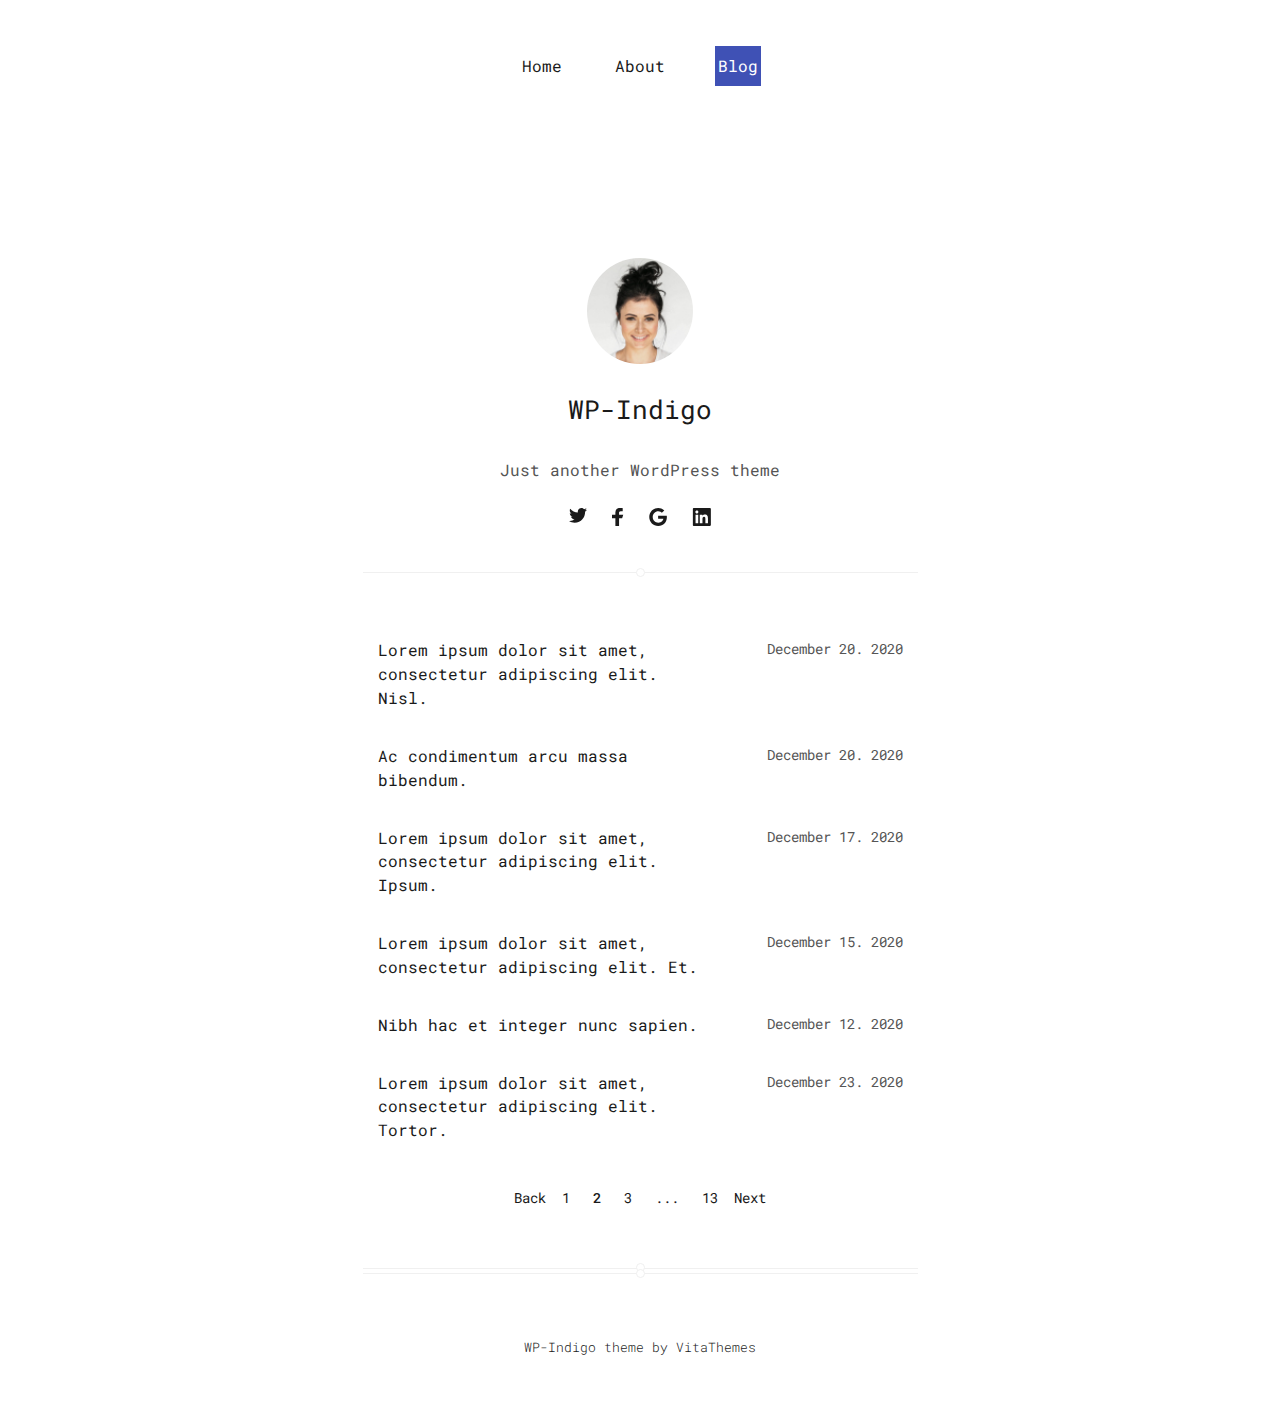
<file: connection/blog/page-2.html>
<!DOCTYPE html>
<html lang="en">
    <head>
        <title>Blog - Page 2</title>
        <link rel="stylesheet" href="css/style.css"/>
        <meta charset="utf-8"/>
        <meta name="viewport" content="width=device-width"/>
    </head>
    <body>
        <div class="wrapper">
            <header class="header">
                <div class="container">
                    <div class="header__row navigation">
                        <div class="navigation__icon">
                            <span></span>
                            <span></span>
                            <span></span>
                            <span></span>
                        </div>
                        <div class="navigation__wrapper">
                            <ul class="navigation__list">
                                <li class="navigation__item">
                                    <a href="../../" class="navigation__link">Home</a>
                                </li>
                                <li class="navigation__item">
                                    <a href="../about/" class="navigation__link">About</a>
                                </li>
                                <li class="navigation__item item-active">
                                    <a href="#" class="navigation__link">Blog</a>
                                </li>
                            </ul>
                        </div>
                    </div>
                </div>
            </header>
            <main class="main">
                <div class="container">
                    <section class="about">
                        <div class="container">
                            <div class="about__row">
                                <div class="about__image">
                                    <img src="images/avatar.jpg" alt="">
                                </div>
                                <div class="about__title">
                                    WP-Indigo
                                </div>
                                <div class="about__description">
                                    Just another WordPress theme
                                </div>
                                <div class="about__socials socials">
                                    <ul class="socials__list">
                                        <li class="socials__item">
                                            <a href="#" class="socials__link">
                                                <svg width="18" height="15" viewBox="0 0 18 15" fill="none" xmlns="http://www.w3.org/2000/svg">
                                                <path d="M18 1.6875C17.325 2.025 16.65 2.1375 15.8625 2.25C16.65 1.8 17.2125 1.125 17.4375 0.225C16.7625 0.675 15.975 0.9 15.075 1.125C14.4 0.45 13.3875 0 12.375 0C10.4625 0 8.775 1.6875 8.775 3.7125C8.775 4.05 8.775 4.275 8.8875 4.5C5.85 4.3875 3.0375 2.925 1.2375 0.675C0.9 1.2375 0.7875 1.8 0.7875 2.5875C0.7875 3.825 1.4625 4.95 2.475 5.625C1.9125 5.625 1.35 5.4 0.7875 5.175C0.7875 6.975 2.025 8.4375 3.7125 8.775C3.375 8.8875 3.0375 8.8875 2.7 8.8875C2.475 8.8875 2.25 8.8875 2.025 8.775C2.475 10.2375 3.825 11.3625 5.5125 11.3625C4.275 12.375 2.7 12.9375 0.9 12.9375C0.5625 12.9375 0.3375 12.9375 0 12.9375C1.6875 13.95 3.6 14.625 5.625 14.625C12.375 14.625 16.0875 9 16.0875 4.1625C16.0875 4.05 16.0875 3.825 16.0875 3.7125C16.875 3.15 17.55 2.475 18 1.6875Z" fill="#1A1A1A"/>
                                                </svg>
                                            </a>
                                        </li>
                                        <li class="socials__item">
                                            <a href="#" class="socials__link">
                                                <svg width="12" height="18" viewBox="0 0 12 18" fill="none" xmlns="http://www.w3.org/2000/svg">
                                                <path d="M3.4008 18L3.375 10.125H0V6.75H3.375V4.5C3.375 1.4634 5.25545 0 7.9643 0C9.26187 0 10.3771 0.0966038 10.7021 0.139781V3.3132L8.82333 3.31406C7.35011 3.31406 7.06485 4.01411 7.06485 5.04139V6.75H11.25L10.125 10.125H7.06484V18H3.4008Z" fill="#1A1A1A"/>
                                                </svg>
                                            </a>
                                        </li>
                                        <li class="socials__item">
                                            <a href="#" class="socials__link">
                                                <svg width="18" height="18" viewBox="0 0 18 18" fill="none" xmlns="http://www.w3.org/2000/svg">
                                                <path d="M9.12143 7.71429V10.8H14.3929C14.1357 12.0857 12.85 14.6571 9.25 14.6571C6.16429 14.6571 3.72143 12.0857 3.72143 9C3.72143 5.91429 6.29286 3.34286 9.25 3.34286C11.05 3.34286 12.2071 4.11429 12.85 4.75714L15.2929 2.44286C13.75 0.9 11.6929 0 9.25 0C4.23571 0 0.25 3.98571 0.25 9C0.25 14.0143 4.23571 18 9.25 18C14.3929 18 17.8643 14.4 17.8643 9.25714C17.8643 8.61429 17.8643 8.22857 17.7357 7.71429H9.12143Z" fill="#1A1A1A"/>
                                                </svg>
                                            </a>
                                        </li>
                                        <li class="socials__item">
                                            <a href="#" class="socials__link">
                                                <svg width="19" height="18" viewBox="0 0 19 18" fill="none" xmlns="http://www.w3.org/2000/svg">
                                                <path d="M17.9698 0H1.64687C1.19966 0 0.864258 0.335404 0.864258 0.782609V17.2174C0.864258 17.5528 1.19966 17.8882 1.64687 17.8882H18.0816C18.5289 17.8882 18.8643 17.5528 18.8643 17.1056V0.782609C18.7525 0.335404 18.4171 0 17.9698 0ZM3.54749 15.205V6.70807H6.23072V15.205H3.54749ZM4.8891 5.59006C3.99469 5.59006 3.32389 4.80745 3.32389 4.02484C3.32389 3.13043 3.99469 2.45963 4.8891 2.45963C5.78351 2.45963 6.45432 3.13043 6.45432 4.02484C6.34252 4.80745 5.67171 5.59006 4.8891 5.59006ZM16.0692 15.205H13.386V11.0683C13.386 10.0621 13.386 8.8323 12.0444 8.8323C10.7028 8.8323 10.4792 9.95031 10.4792 11.0683V15.3168H7.79593V6.70807H10.3674V7.82609C10.7028 7.15528 11.5972 6.48447 12.827 6.48447C15.5102 6.48447 15.9574 8.27329 15.9574 10.5093V15.205H16.0692Z" fill="#1A1A1A"/>
                                                </svg>
                                            </a>
                                        </li>
                                    </ul>
                                </div>
                            </div>
                        </div>
                    </section>
                    <section class="articles">
                        <div class="container">
                            <div class="articles__row">
                                <ul class="articles__list list-page-1">
                                    <li class="articles__item article">
                                        <div class="article__row">
                                            <div class="article__title">
                                                <a href="article">Lorem ipsum dolor sit amet, consectetur adipiscing elit. Nisl.</a>
                                            </div>
                                            <div class="article__date">
                                                <time datetime="2020-12-23"><span>December 20. 2020</span></time>
                                            </div>
                                        </div>
                                    </li>
                                    <li class="articles__item article">
                                        <div class="article__row">
                                            <div class="article__title">
                                                <a href="article/article-2.html">Ac condimentum arcu massa bibendum.</a>
                                            </div>
                                            <div class="article__date">
                                                <time datetime="2020-12-23"><span>December 20. 2020</span></time>
                                            </div>
                                        </div>
                                    </li>
                                    <li class="articles__item article">
                                        <div class="article__row">
                                            <div class="article__title">
                                                <a href="article/article-3.html">Lorem ipsum dolor sit amet, consectetur adipiscing elit. Ipsum.</a>
                                            </div>
                                            <div class="article__date">
                                                <time datetime="2020-12-23"><span>December 17. 2020</span></time>
                                            </div>
                                        </div>
                                    </li>
                                    <li class="articles__item article">
                                        <div class="article__row">
                                            <div class="article__title">
                                                <a href="article">Lorem ipsum dolor sit amet, consectetur adipiscing elit. Et.</a>
                                            </div>
                                            <div class="article__date">
                                                <time datetime="2020-12-23"><span>December 15. 2020</span></time>
                                            </div>
                                        </div>
                                    </li>
                                    <li class="articles__item article">
                                        <div class="article__row">
                                            <div class="article__title">
                                                <a href="article/article-2.html">Nibh hac et integer nunc sapien.</a>
                                            </div>
                                            <div class="article__date">
                                                <time datetime="2020-12-23"><span>December 12. 2020</span></time>
                                            </div>
                                        </div>
                                    </li>
                                    <li class="articles__item article">
                                        <div class="article__row">
                                            <div class="article__title">
                                                <a href="article/article-3.html">Lorem ipsum dolor sit amet, consectetur adipiscing elit. Tortor.</a>
                                            </div>
                                            <div class="article__date">
                                                <time datetime="2020-12-23"><span>December 23. 2020</span></time>
                                            </div>
                                        </div>
                                    </li>
                                </ul>
                                <div class="articles__pagination pagination">
                                    <a href="index.html" class="pagination__button button-back">Back</a>
                                    <ul class="pagination__list-page">
                                        <li class="pagination__item-page">
                                            <a href="index.html" id="page-1" class="pagination__link-page"><span>1</span></a>
                                        </li>
                                        <li class="pagination__item-page">
                                            <a href="#" id="page-2" class="pagination__link-page page-active"><span>2</span></a>
                                        </li>
                                        <li class="pagination__item-page">
                                            <a href="page-3.html" id="page-3" class="pagination__link-page"><span>3</span></a>
                                        </li>
                                        <ul class="pagination__item-page-wrapper page-wrapper">
                                            <li class="page-wrapper__item">
                                                <a href="#">...</a>
                                            </li>
                                        </ul>
                                        <li class="pagination__item-page">
                                            <a href="page-13.html" id="page-13" class="pagination__link-page"><span>13</span></a>
                                        </li>
                                    </ul>
                                    <a href="page-3.html" class="pagination__button button-next">Next</a>

                                </div>
                            </div>
                        </div>
                    </section>
                </div>
            </main>
            <footer class="footer">
                <div class="container">
                    <div class="decoration"></div>
                    <div class="footer__row">
                        <div class="footer__sign">WP-Indigo theme by VitaThemes</div>
                    </div>
                </div>
            </footer>
        	<script src="js/jquery.js"></script>
        	<script src="js/script.js"></script>
        </div>
    </body>
</html>
</file>
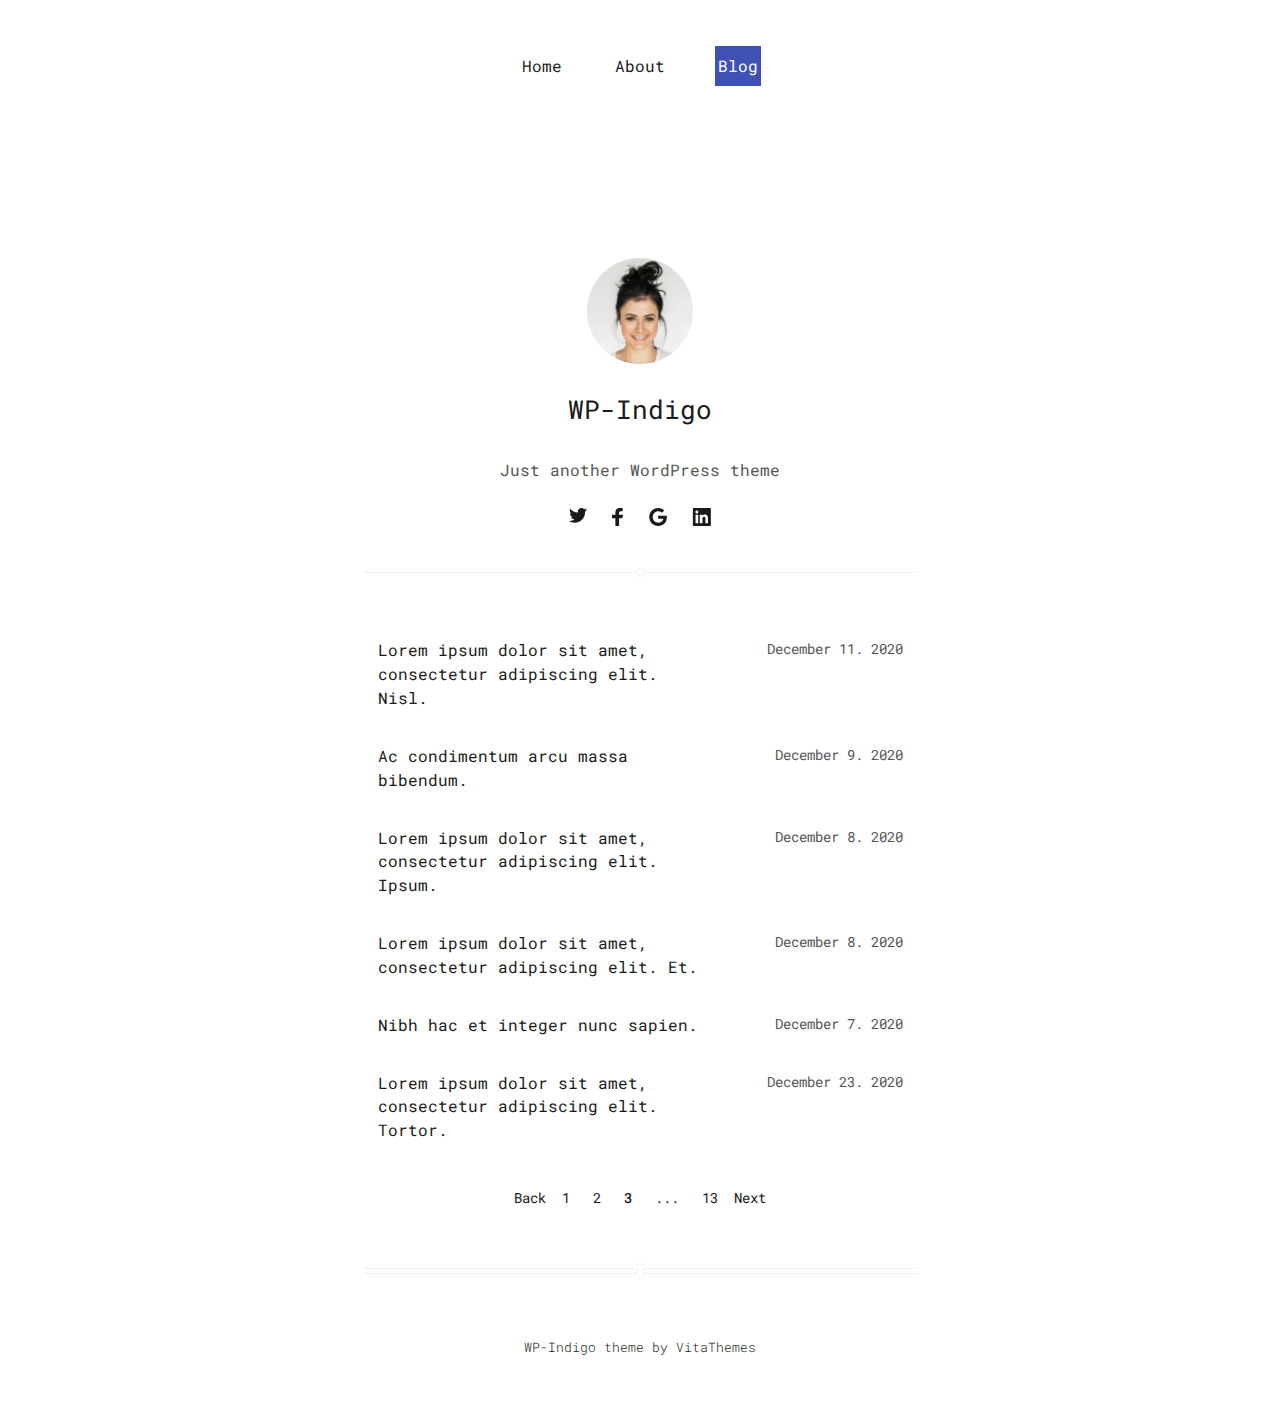
<file: connection/blog/page-3.html>
<!DOCTYPE html>
<html lang="en">
    <head>
        <title>Blog - Page 3</title>
        <link rel="stylesheet" href="css/style.css"/>
        <meta charset="utf-8"/>
        <meta name="viewport" content="width=device-width"/>
    </head>
    <body>
        <div class="wrapper">
            <header class="header">
                <div class="container">
                    <div class="header__row navigation">
                        <div class="navigation__icon">
                            <span></span>
                            <span></span>
                            <span></span>
                            <span></span>
                        </div>
                        <div class="navigation__wrapper">
                            <ul class="navigation__list">
                                <li class="navigation__item">
                                    <a href="../../" class="navigation__link">Home</a>
                                </li>
                                <li class="navigation__item">
                                    <a href="../about/" class="navigation__link">About</a>
                                </li>
                                <li class="navigation__item item-active">
                                    <a href="#" class="navigation__link">Blog</a>
                                </li>
                            </ul>
                        </div>
                    </div>
                </div>
            </header>
            <main class="main">
                <div class="container">
                    <section class="about">
                        <div class="container">
                            <div class="about__row">
                                <div class="about__image">
                                    <img src="images/avatar.jpg" alt="">
                                </div>
                                <div class="about__title">
                                    WP-Indigo
                                </div>
                                <div class="about__description">
                                    Just another WordPress theme
                                </div>
                                <div class="about__socials socials">
                                    <ul class="socials__list">
                                        <li class="socials__item">
                                            <a href="#" class="socials__link">
                                                <svg width="18" height="15" viewBox="0 0 18 15" fill="none" xmlns="http://www.w3.org/2000/svg">
                                                <path d="M18 1.6875C17.325 2.025 16.65 2.1375 15.8625 2.25C16.65 1.8 17.2125 1.125 17.4375 0.225C16.7625 0.675 15.975 0.9 15.075 1.125C14.4 0.45 13.3875 0 12.375 0C10.4625 0 8.775 1.6875 8.775 3.7125C8.775 4.05 8.775 4.275 8.8875 4.5C5.85 4.3875 3.0375 2.925 1.2375 0.675C0.9 1.2375 0.7875 1.8 0.7875 2.5875C0.7875 3.825 1.4625 4.95 2.475 5.625C1.9125 5.625 1.35 5.4 0.7875 5.175C0.7875 6.975 2.025 8.4375 3.7125 8.775C3.375 8.8875 3.0375 8.8875 2.7 8.8875C2.475 8.8875 2.25 8.8875 2.025 8.775C2.475 10.2375 3.825 11.3625 5.5125 11.3625C4.275 12.375 2.7 12.9375 0.9 12.9375C0.5625 12.9375 0.3375 12.9375 0 12.9375C1.6875 13.95 3.6 14.625 5.625 14.625C12.375 14.625 16.0875 9 16.0875 4.1625C16.0875 4.05 16.0875 3.825 16.0875 3.7125C16.875 3.15 17.55 2.475 18 1.6875Z" fill="#1A1A1A"/>
                                                </svg>
                                            </a>
                                        </li>
                                        <li class="socials__item">
                                            <a href="#" class="socials__link">
                                                <svg width="12" height="18" viewBox="0 0 12 18" fill="none" xmlns="http://www.w3.org/2000/svg">
                                                <path d="M3.4008 18L3.375 10.125H0V6.75H3.375V4.5C3.375 1.4634 5.25545 0 7.9643 0C9.26187 0 10.3771 0.0966038 10.7021 0.139781V3.3132L8.82333 3.31406C7.35011 3.31406 7.06485 4.01411 7.06485 5.04139V6.75H11.25L10.125 10.125H7.06484V18H3.4008Z" fill="#1A1A1A"/>
                                                </svg>
                                            </a>
                                        </li>
                                        <li class="socials__item">
                                            <a href="#" class="socials__link">
                                                <svg width="18" height="18" viewBox="0 0 18 18" fill="none" xmlns="http://www.w3.org/2000/svg">
                                                <path d="M9.12143 7.71429V10.8H14.3929C14.1357 12.0857 12.85 14.6571 9.25 14.6571C6.16429 14.6571 3.72143 12.0857 3.72143 9C3.72143 5.91429 6.29286 3.34286 9.25 3.34286C11.05 3.34286 12.2071 4.11429 12.85 4.75714L15.2929 2.44286C13.75 0.9 11.6929 0 9.25 0C4.23571 0 0.25 3.98571 0.25 9C0.25 14.0143 4.23571 18 9.25 18C14.3929 18 17.8643 14.4 17.8643 9.25714C17.8643 8.61429 17.8643 8.22857 17.7357 7.71429H9.12143Z" fill="#1A1A1A"/>
                                                </svg>
                                            </a>
                                        </li>
                                        <li class="socials__item">
                                            <a href="#" class="socials__link">
                                                <svg width="19" height="18" viewBox="0 0 19 18" fill="none" xmlns="http://www.w3.org/2000/svg">
                                                <path d="M17.9698 0H1.64687C1.19966 0 0.864258 0.335404 0.864258 0.782609V17.2174C0.864258 17.5528 1.19966 17.8882 1.64687 17.8882H18.0816C18.5289 17.8882 18.8643 17.5528 18.8643 17.1056V0.782609C18.7525 0.335404 18.4171 0 17.9698 0ZM3.54749 15.205V6.70807H6.23072V15.205H3.54749ZM4.8891 5.59006C3.99469 5.59006 3.32389 4.80745 3.32389 4.02484C3.32389 3.13043 3.99469 2.45963 4.8891 2.45963C5.78351 2.45963 6.45432 3.13043 6.45432 4.02484C6.34252 4.80745 5.67171 5.59006 4.8891 5.59006ZM16.0692 15.205H13.386V11.0683C13.386 10.0621 13.386 8.8323 12.0444 8.8323C10.7028 8.8323 10.4792 9.95031 10.4792 11.0683V15.3168H7.79593V6.70807H10.3674V7.82609C10.7028 7.15528 11.5972 6.48447 12.827 6.48447C15.5102 6.48447 15.9574 8.27329 15.9574 10.5093V15.205H16.0692Z" fill="#1A1A1A"/>
                                                </svg>
                                            </a>
                                        </li>
                                    </ul>
                                </div>
                            </div>
                        </div>
                    </section>
                    <section class="articles">
                        <div class="container">
                            <div class="articles__row">
                                <ul class="articles__list list-page-1">
                                    <li class="articles__item article">
                                        <div class="article__row">
                                            <div class="article__title">
                                                <a href="article">Lorem ipsum dolor sit amet, consectetur adipiscing elit. Nisl.</a>
                                            </div>
                                            <div class="article__date">
                                                <time datetime="2020-12-23"><span>December 11. 2020</span></time>
                                            </div>
                                        </div>
                                    </li>
                                    <li class="articles__item article">
                                        <div class="article__row">
                                            <div class="article__title">
                                                <a href="article/article-2.html">Ac condimentum arcu massa bibendum.</a>
                                            </div>
                                            <div class="article__date">
                                                <time datetime="2020-12-23"><span>December 9. 2020</span></time>
                                            </div>
                                        </div>
                                    </li>
                                    <li class="articles__item article">
                                        <div class="article__row">
                                            <div class="article__title">
                                                <a href="article/article-3.html">Lorem ipsum dolor sit amet, consectetur adipiscing elit. Ipsum.</a>
                                            </div>
                                            <div class="article__date">
                                                <time datetime="2020-12-23"><span>December 8. 2020</span></time>
                                            </div>
                                        </div>
                                    </li>
                                    <li class="articles__item article">
                                        <div class="article__row">
                                            <div class="article__title">
                                                <a href="article">Lorem ipsum dolor sit amet, consectetur adipiscing elit. Et.</a>
                                            </div>
                                            <div class="article__date">
                                                <time datetime="2020-12-23"><span>December 8. 2020</span></time>
                                            </div>
                                        </div>
                                    </li>
                                    <li class="articles__item article">
                                        <div class="article__row">
                                            <div class="article__title">
                                                <a href="article/article-2.html">Nibh hac et integer nunc sapien.</a>
                                            </div>
                                            <div class="article__date">
                                                <time datetime="2020-12-23"><span>December 7. 2020</span></time>
                                            </div>
                                        </div>
                                    </li>
                                    <li class="articles__item article">
                                        <div class="article__row">
                                            <div class="article__title">
                                                <a href="article/article-3.html">Lorem ipsum dolor sit amet, consectetur adipiscing elit. Tortor.</a>
                                            </div>
                                            <div class="article__date">
                                                <time datetime="2020-12-23"><span>December 23. 2020</span></time>
                                            </div>
                                        </div>
                                    </li>
                                </ul>
                                <div class="articles__pagination pagination">
                                    <a href="page-2.html" class="pagination__button button-back">Back</a>
                                    <ul class="pagination__list-page">
                                        <li class="pagination__item-page">
                                            <a href="index.html" id="page-1" class="pagination__link-page"><span>1</span></a>
                                        </li>
                                        <li class="pagination__item-page">
                                            <a href="page-2.html" id="page-2" class="pagination__link-page"><span>2</span></a>
                                        </li>
                                        <li class="pagination__item-page">
                                            <a href="#" id="page-3" class="pagination__link-page page-active"><span>3</span></a>
                                        </li>
                                        <ul class="pagination__item-page-wrapper page-wrapper">
                                            <li class="page-wrapper__item">
                                                <a href="#">...</a>
                                            </li>
                                        </ul>
                                        <li class="pagination__item-page">
                                            <a href="page-13.html" id="page-13" class="pagination__link-page"><span>13</span></a>
                                        </li>
                                    </ul>
                                    <a href="#" class="pagination__button button-next">Next</a>

                                </div>
                            </div>
                        </div>
                    </section>
                </div>
            </main>
            <footer class="footer">
                <div class="container">
                    <div class="decoration"></div>
                    <div class="footer__row">
                        <div class="footer__sign">WP-Indigo theme by VitaThemes</div>
                    </div>
                </div>
            </footer>
        	<script src="js/jquery.js"></script>
        	<script src="js/script.js"></script>
        </div>
    </body>
</html>
</file>
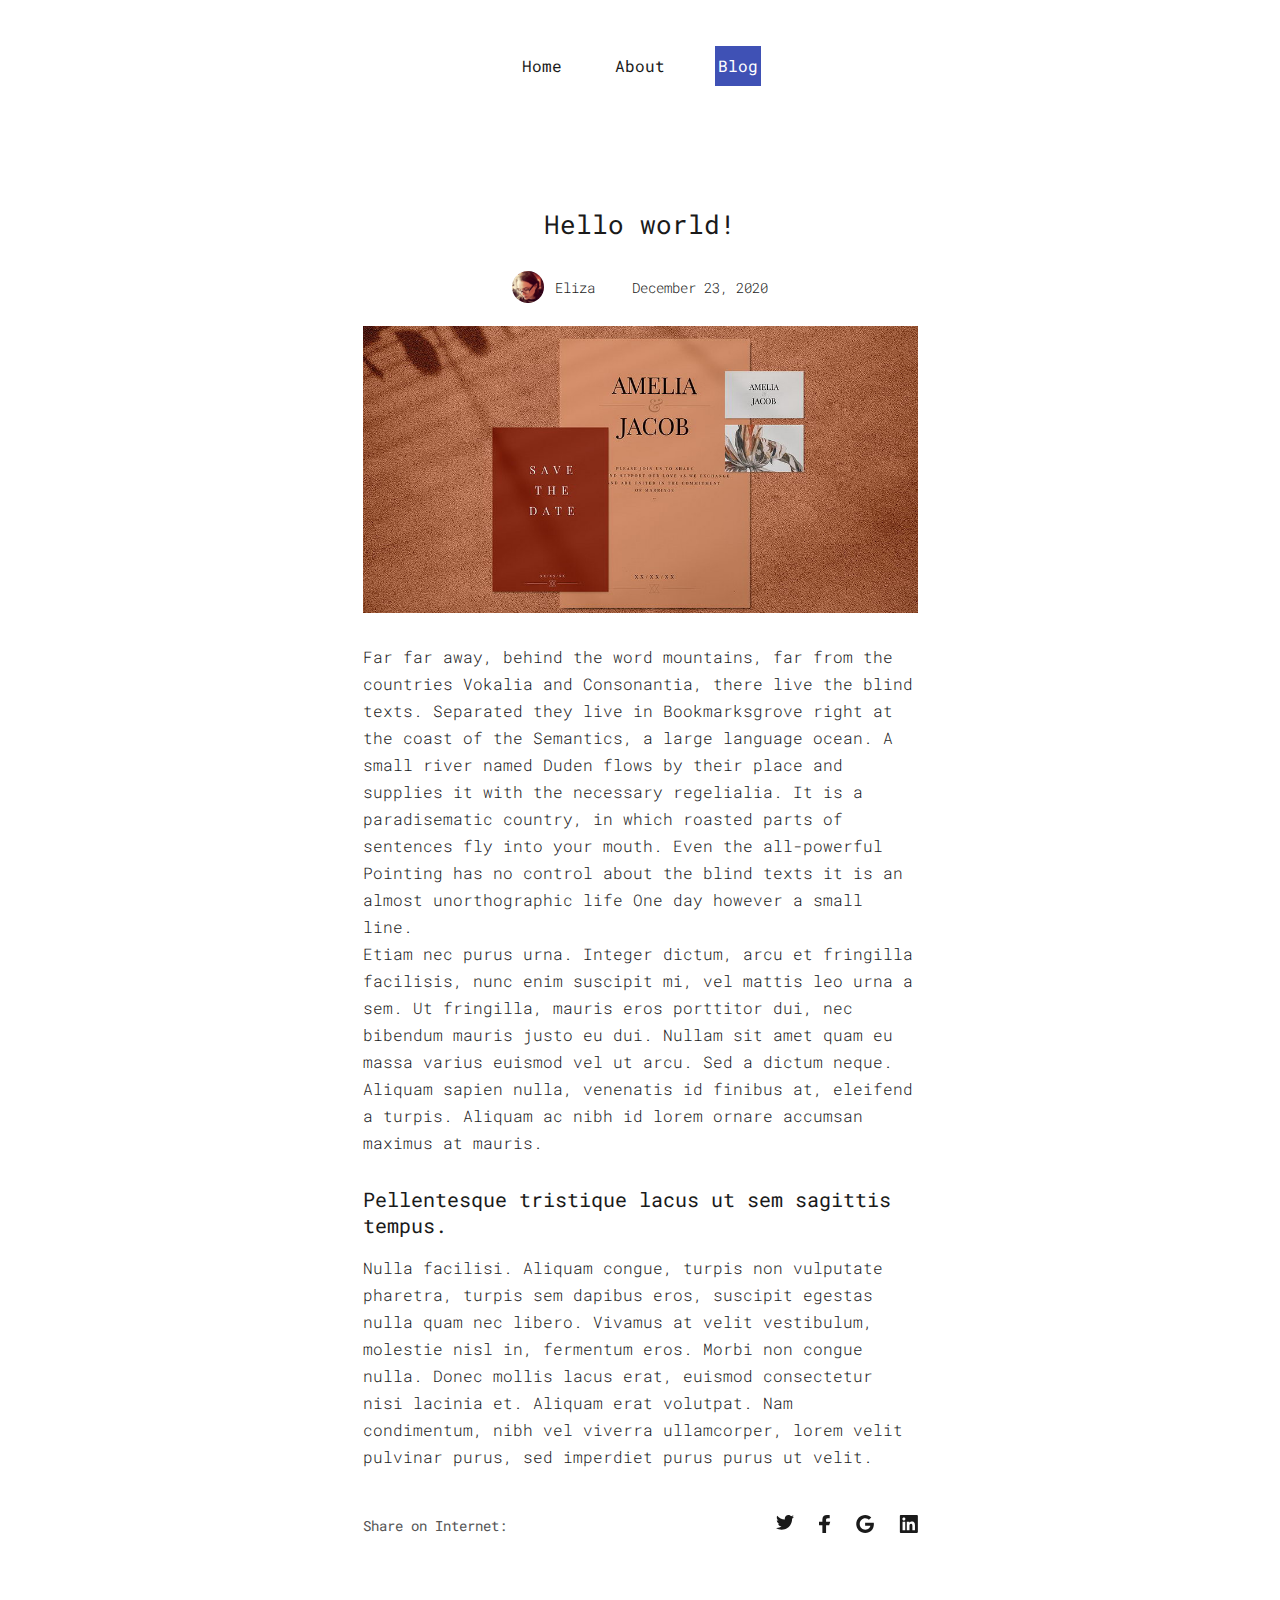
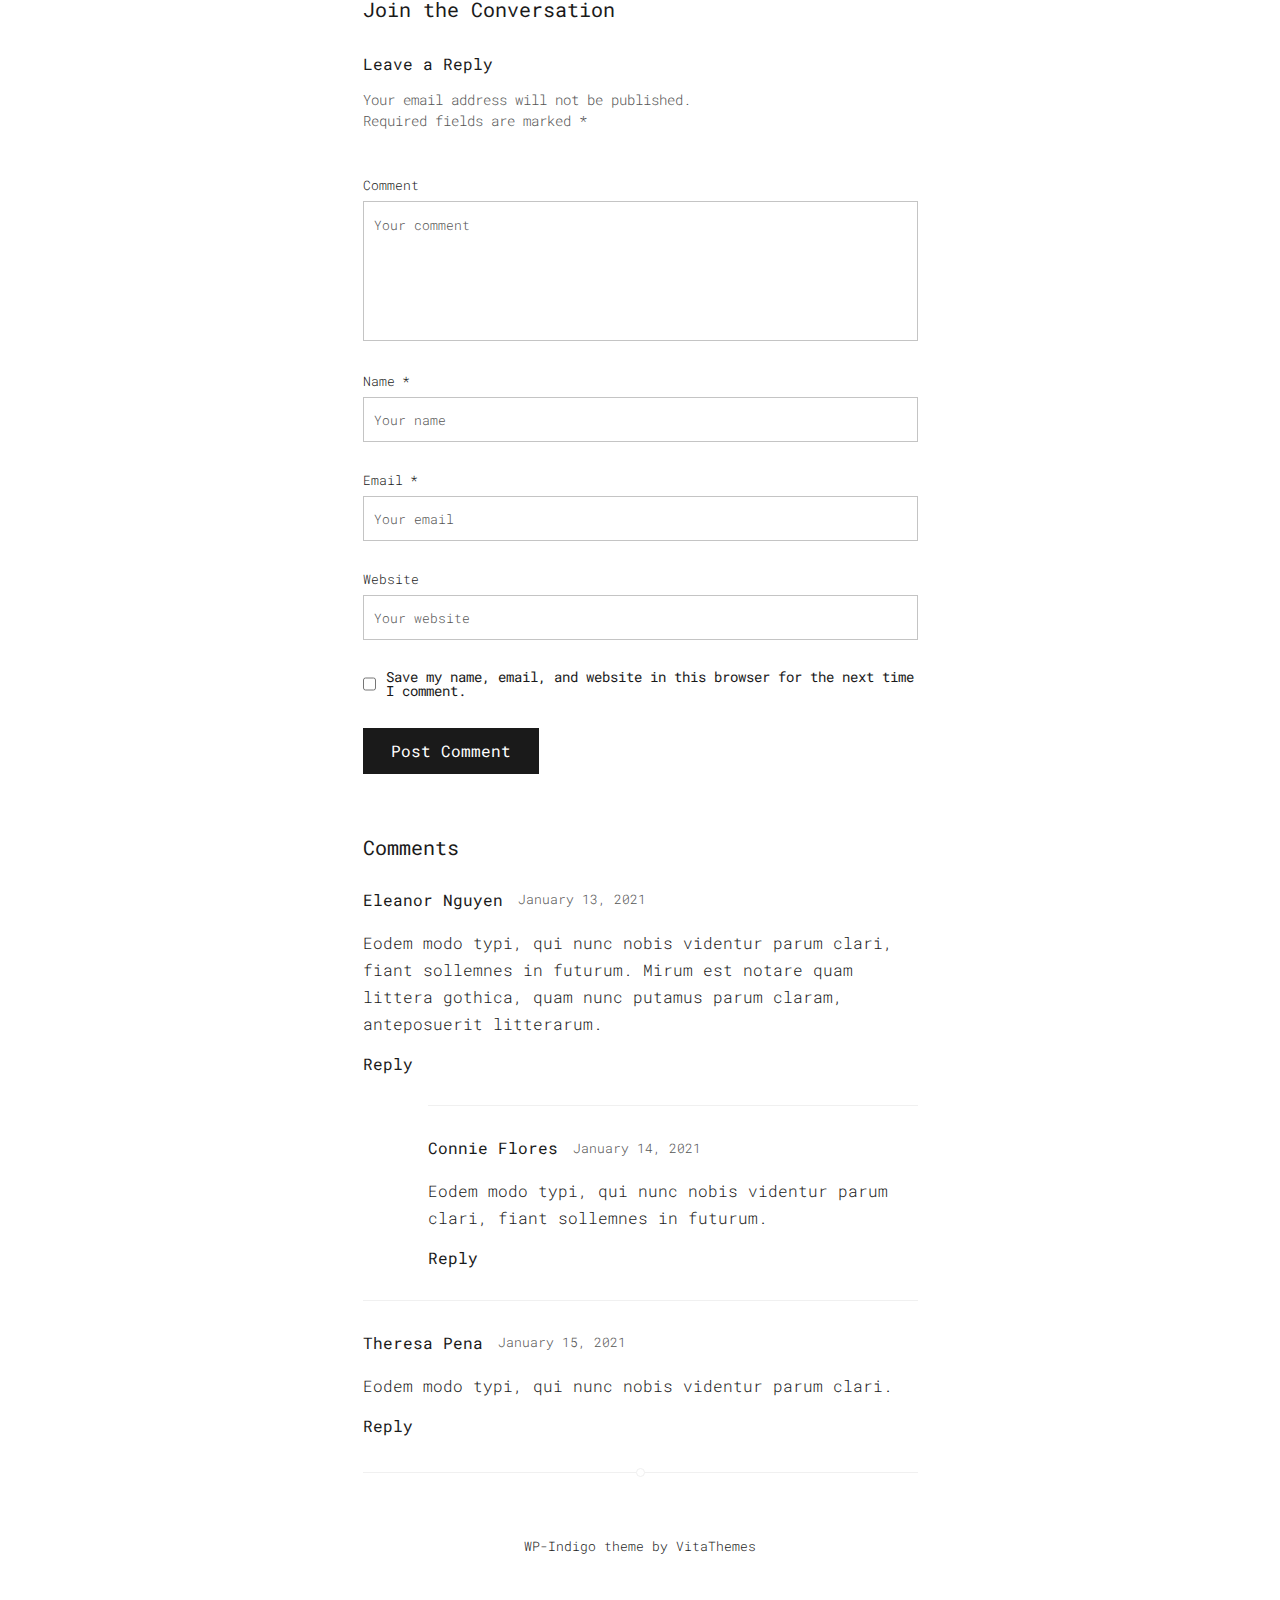
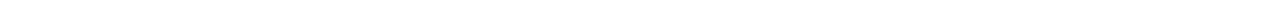
<file: connection/blog/article/article-2.html>
<!DOCTYPE html>
<html lang="en">
    <head>
        <title>Blog - Article</title>
        <link rel="stylesheet" href="css/style.css"/>
        <link rel="stylesheet" href="#"/>
        <meta charset="utf-8"/>
        <meta name="viewport" content="width=device-width"/>
    </head>
    <body>
        <div class="wrapper">
            <header class="header">
                <div class="container">
                    <div class="header__row navigation">
                        <div class="navigation__icon">
                            <span></span>
                            <span></span>
                            <span></span>
                            <span></span>
                        </div>
                        <div class="navigation__wrapper">
                            <ul class="navigation__list">
                                <li class="navigation__item">
                                    <a href="../../../" class="navigation__link">Home</a>
                                </li>
                                <li class="navigation__item">
                                    <a href="../../about/" class="navigation__link">About</a>
                                </li>
                                <li class="navigation__item item-active">
                                    <a href=../ class="navigation__link">Blog</a>
                                </li>
                            </ul>
                        </div>
                    </div>
                </div>
            </header>
            <main class="main">
                <div class="container">
                    <article class="article">
                        <div class="article__header">
                            <h1 class="article__title"><a href="#">Hello world!</a></h1>
                            <div class="article__info">
                                <div class="article__author author">
                                    <div class="author__avatar">
                                        <a href="#"><img src="images/article__header/avatar.jpg" alt=""></a>
                                    </div>
                                    <!-- We can put here path to page with all Eliza's articles or with her own profile-->
                                    <div class="author__name"><a href="#">Eliza</a></div>
                                </div>
                                <div class="article__date">
                                    <time datetime="2020-12-23">
                                        <!-- We can put here path to page with article list that has been published in this day-->
                                        <span><a href="#">December 23, 2020</a></span>
                                    </time>
                                </div>
                            </div>
                        </div>
                        <div class="article__content">
                            <div class="article__thumbnail">
                                <img src="images/article__content/cover-2.jpg" alt="">
                            </div>
                            <div class="article__paragraph">
                                <p class="article__text">
                                    Far far away, behind the word mountains, far from the countries Vokalia and Consonantia, there live the blind texts. Separated they live in Bookmarksgrove right at the coast of the Semantics, a large language ocean. A small river named Duden flows by their place and supplies it with the necessary regelialia. It is a paradisematic country, in which roasted parts of sentences fly into your mouth. Even the all-powerful Pointing has no control about the blind texts it is an almost unorthographic life One day however a small line.
                                </p>
                                <p class="article__text">
                                    Etiam nec purus urna. Integer dictum, arcu et fringilla facilisis, nunc enim suscipit mi, vel mattis leo urna a sem. Ut fringilla, mauris eros porttitor dui, nec bibendum mauris justo eu dui. Nullam sit amet quam eu massa varius euismod vel ut arcu. Sed a dictum neque. Aliquam sapien nulla, venenatis id finibus at, eleifend a turpis. Aliquam ac nibh id lorem ornare accumsan maximus at mauris.
                                </p>
                            </div>
                            <div class="article__paragraph">
                                <h2 class="article__heading">
                                    Pellentesque tristique lacus ut sem sagittis tempus.
                                </h2>
                                <p class="article__text">
                                    Nulla facilisi. Aliquam congue, turpis non vulputate pharetra, turpis sem dapibus eros, suscipit egestas nulla quam nec libero. Vivamus at velit vestibulum, molestie nisl in, fermentum eros. Morbi non congue nulla. Donec mollis lacus erat, euismod consectetur nisi lacinia et. Aliquam erat volutpat. Nam condimentum, nibh vel viverra ullamcorper, lorem velit pulvinar purus, sed imperdiet purus purus ut velit.
                                </p>
                            </div>
                        </div>
                        <div class="article__footer">
                            <div class="article__share-w share-w">
                                <div class="share-w__row">
                                    <div class="share-w__sign">Share on Internet:</div>
                                    <div class="share-w__socials socials">
                                        <ul class="socials__list">
                                            <li class="socials__item">
                                                <a href="#" class="socials__link">
                                                    <svg width="18" height="15" viewBox="0 0 18 15" fill="none" xmlns="http://www.w3.org/2000/svg">
                                                    <path d="M18 1.6875C17.325 2.025 16.65 2.1375 15.8625 2.25C16.65 1.8 17.2125 1.125 17.4375 0.225C16.7625 0.675 15.975 0.9 15.075 1.125C14.4 0.45 13.3875 0 12.375 0C10.4625 0 8.775 1.6875 8.775 3.7125C8.775 4.05 8.775 4.275 8.8875 4.5C5.85 4.3875 3.0375 2.925 1.2375 0.675C0.9 1.2375 0.7875 1.8 0.7875 2.5875C0.7875 3.825 1.4625 4.95 2.475 5.625C1.9125 5.625 1.35 5.4 0.7875 5.175C0.7875 6.975 2.025 8.4375 3.7125 8.775C3.375 8.8875 3.0375 8.8875 2.7 8.8875C2.475 8.8875 2.25 8.8875 2.025 8.775C2.475 10.2375 3.825 11.3625 5.5125 11.3625C4.275 12.375 2.7 12.9375 0.9 12.9375C0.5625 12.9375 0.3375 12.9375 0 12.9375C1.6875 13.95 3.6 14.625 5.625 14.625C12.375 14.625 16.0875 9 16.0875 4.1625C16.0875 4.05 16.0875 3.825 16.0875 3.7125C16.875 3.15 17.55 2.475 18 1.6875Z" fill="#1A1A1A"/>
                                                    </svg>
                                                </a>
                                            </li>
                                            <li class="socials__item">
                                                <a href="#" class="socials__link">
                                                    <svg width="12" height="18" viewBox="0 0 12 18" fill="none" xmlns="http://www.w3.org/2000/svg">
                                                    <path d="M3.4008 18L3.375 10.125H0V6.75H3.375V4.5C3.375 1.4634 5.25545 0 7.9643 0C9.26187 0 10.3771 0.0966038 10.7021 0.139781V3.3132L8.82333 3.31406C7.35011 3.31406 7.06485 4.01411 7.06485 5.04139V6.75H11.25L10.125 10.125H7.06484V18H3.4008Z" fill="#1A1A1A"/>
                                                    </svg>
                                                </a>
                                            </li>
                                            <li class="socials__item">
                                                <a href="#" class="socials__link">
                                                    <svg width="18" height="18" viewBox="0 0 18 18" fill="none" xmlns="http://www.w3.org/2000/svg">
                                                    <path d="M9.12143 7.71429V10.8H14.3929C14.1357 12.0857 12.85 14.6571 9.25 14.6571C6.16429 14.6571 3.72143 12.0857 3.72143 9C3.72143 5.91429 6.29286 3.34286 9.25 3.34286C11.05 3.34286 12.2071 4.11429 12.85 4.75714L15.2929 2.44286C13.75 0.9 11.6929 0 9.25 0C4.23571 0 0.25 3.98571 0.25 9C0.25 14.0143 4.23571 18 9.25 18C14.3929 18 17.8643 14.4 17.8643 9.25714C17.8643 8.61429 17.8643 8.22857 17.7357 7.71429H9.12143Z" fill="#1A1A1A"/>
                                                    </svg>
                                                </a>
                                            </li>
                                            <li class="socials__item">
                                                <a href="#" class="socials__link">
                                                    <svg width="19" height="18" viewBox="0 0 19 18" fill="none" xmlns="http://www.w3.org/2000/svg">
                                                    <path d="M17.9698 0H1.64687C1.19966 0 0.864258 0.335404 0.864258 0.782609V17.2174C0.864258 17.5528 1.19966 17.8882 1.64687 17.8882H18.0816C18.5289 17.8882 18.8643 17.5528 18.8643 17.1056V0.782609C18.7525 0.335404 18.4171 0 17.9698 0ZM3.54749 15.205V6.70807H6.23072V15.205H3.54749ZM4.8891 5.59006C3.99469 5.59006 3.32389 4.80745 3.32389 4.02484C3.32389 3.13043 3.99469 2.45963 4.8891 2.45963C5.78351 2.45963 6.45432 3.13043 6.45432 4.02484C6.34252 4.80745 5.67171 5.59006 4.8891 5.59006ZM16.0692 15.205H13.386V11.0683C13.386 10.0621 13.386 8.8323 12.0444 8.8323C10.7028 8.8323 10.4792 9.95031 10.4792 11.0683V15.3168H7.79593V6.70807H10.3674V7.82609C10.7028 7.15528 11.5972 6.48447 12.827 6.48447C15.5102 6.48447 15.9574 8.27329 15.9574 10.5093V15.205H16.0692Z" fill="#1A1A1A"/>
                                                    </svg>
                                                </a>
                                            </li>
                                        </ul>
                                    </div>
                                </div>
                            </div>
                        </div>
                    </article>
                    <section class="comments">
                        <div class="comments__publish c-publish">
                            <h2 class="c-publish__title">Join the Conversation</h2>
                            <form class="publish" action="index.html" method="post">
                            <div class="c-publish__form">
                                <div class="c-publish__header">
                                    <div class="c-publish__heading">
                                        Leave a Reply
                                    </div>
                                    <div class="c-publish__subheading">
                                        Your email address will not be published. <br>Required fields are marked *
                                    </div>
                                </div>
                                <div class="c-publish__row">
                                    <p class="c-publish__handle">
                                        <span>Comment</span>
                                    </p>
                                    <textarea placeholder="Your comment" name="name" class="c-publish__comment"></textarea>
                                </div>
                                <div class="c-publish__row">
                                    <p class="c-publish__handle handle-req">
                                        <span>Name</span>
                                    </p>
                                    <input required placeholder="Your name" type="text" class="c-publish__name">
                                </div>
                                <div class="c-publish__row">
                                    <p class="c-publish__handle handle-req">
                                        <span>Email</span>
                                    </p>
                                    <input required placeholder="Your email" type="email" class="c-publish__email">
                                </div>
                                <div class="c-publish__row">
                                    <p class="c-publish__handle">
                                        <span>Website</span>
                                    </p>
                                    <input placeholder="Your website" type="text" class="c-publish__website">
                                </div>
                                <div class="c-publish__cookie">
                                    <input type="checkbox" class="c-publish__check">
                                    <p>
                                        Save my name, email, and website in this browser for the next time I comment.
                                    </p>
                                </div>
                                <button class="c-publish__post" type="submit" name="post">
                                    <span>Post Comment</span>
                                </button>
                            </div>
                            </form>
                        </div>
                        <div class="comments__content c-content">
                            <h2 class="c-content__title">Comments</h2>
                            <div class="c-content__comments">
                                <div class="c-content__main-comment c-comment">
                                    <div class="c-comment__info">
                                        <div class="c-comment__name">
                                            <a href="#">Eleanor Nguyen</a>
                                        </div>
                                        <div class="c-comment__date">
                                            <time datetime="2021-1-13">January 13, 2021</time>
                                        </div>
                                    </div>
                                    <div class="c-comment__text">
                                        Eodem modo typi, qui nunc nobis videntur parum clari, fiant sollemnes in futurum. Mirum est notare quam littera gothica, quam nunc putamus parum claram, anteposuerit litterarum.
                                    </div>
                                    <a href="#" class="c-comment__reply">Reply</a>
                                    <div class="c-comment__replies">
                                        <div class="c-comment">
                                            <div class="c-comment__info">
                                                <div class="c-comment__name">
                                                    <a href="#">Connie Flores</a>
                                                </div>
                                                <div class="c-comment__date">
                                                    <time datetime="2021-1-14">January 14, 2021</time>
                                                </div>
                                            </div>
                                            <div class="c-comment__text">
                                                Eodem modo typi, qui nunc nobis videntur parum clari, fiant sollemnes in futurum.
                                            </div>
                                            <a href="#" class="c-comment__reply">Reply</a>
                                            <div class="c-comment__replies no-replies"></div>
                                        </div>
                                    </div>
                                </div>
                                <div class="c-content__main-comment c-comment">
                                    <div class="c-comment__info">
                                        <div class="c-comment__name">
                                            <a href="#">Theresa Pena</a>
                                        </div>
                                        <div class="c-comment__date">
                                            <time datetime="2021-1-15">January 15, 2021</time>
                                        </div>
                                    </div>
                                    <div class="c-comment__text">
                                        Eodem modo typi, qui nunc nobis videntur parum clari.
                                    </div>
                                    <a href="#" class="c-comment__reply">Reply</a>
                                    <div class="c-comment__replies"></div>
                                </div>
                            </div>
                        </div>
                    </section>
                </div>
            </main>
            <footer class="footer">
                <div class="container">
                    <div class="decoration"></div>
                    <div class="footer__row">
                        <div class="footer__sign">WP-Indigo theme by VitaThemes</div>
                    </div>
                </div>
            </footer>
        	<script src="js/jquery.js"></script>
        	<script src="js/script.js"></script>
        </div>
    </body>
</html>
</file>
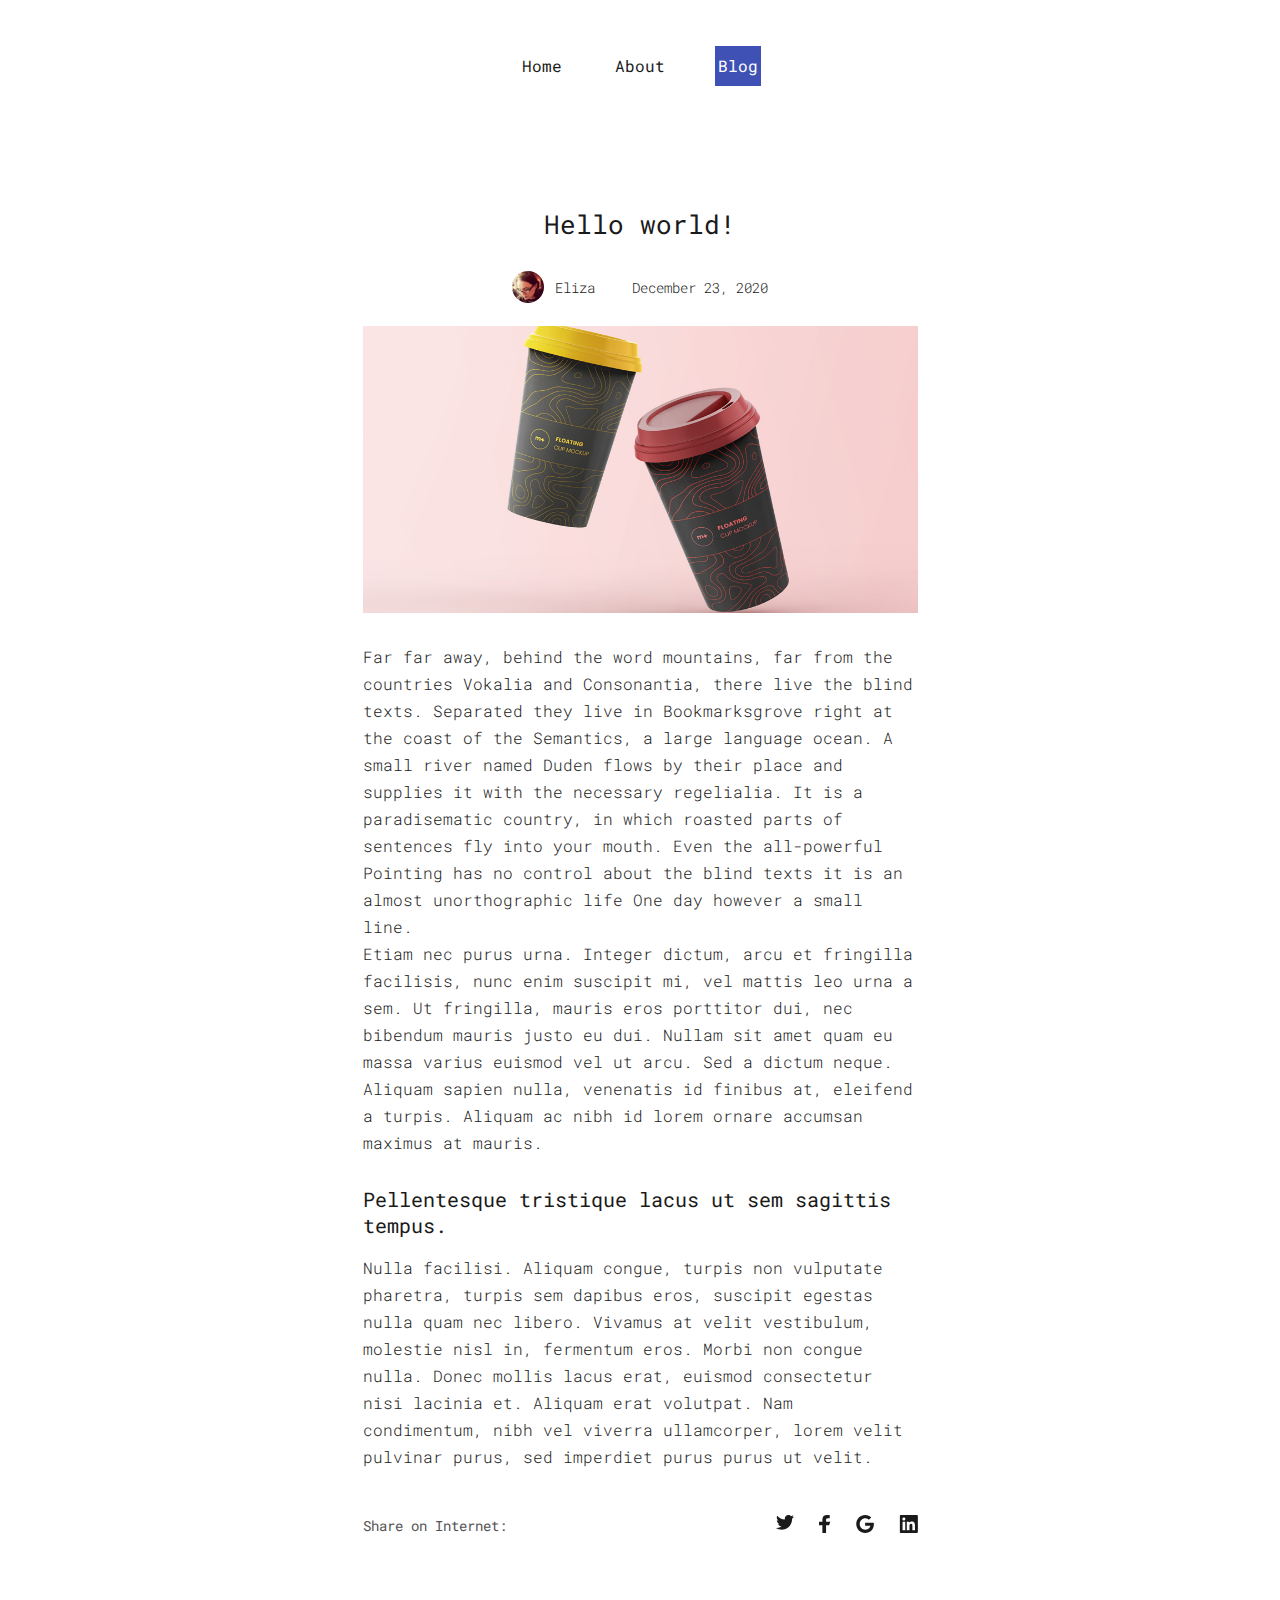
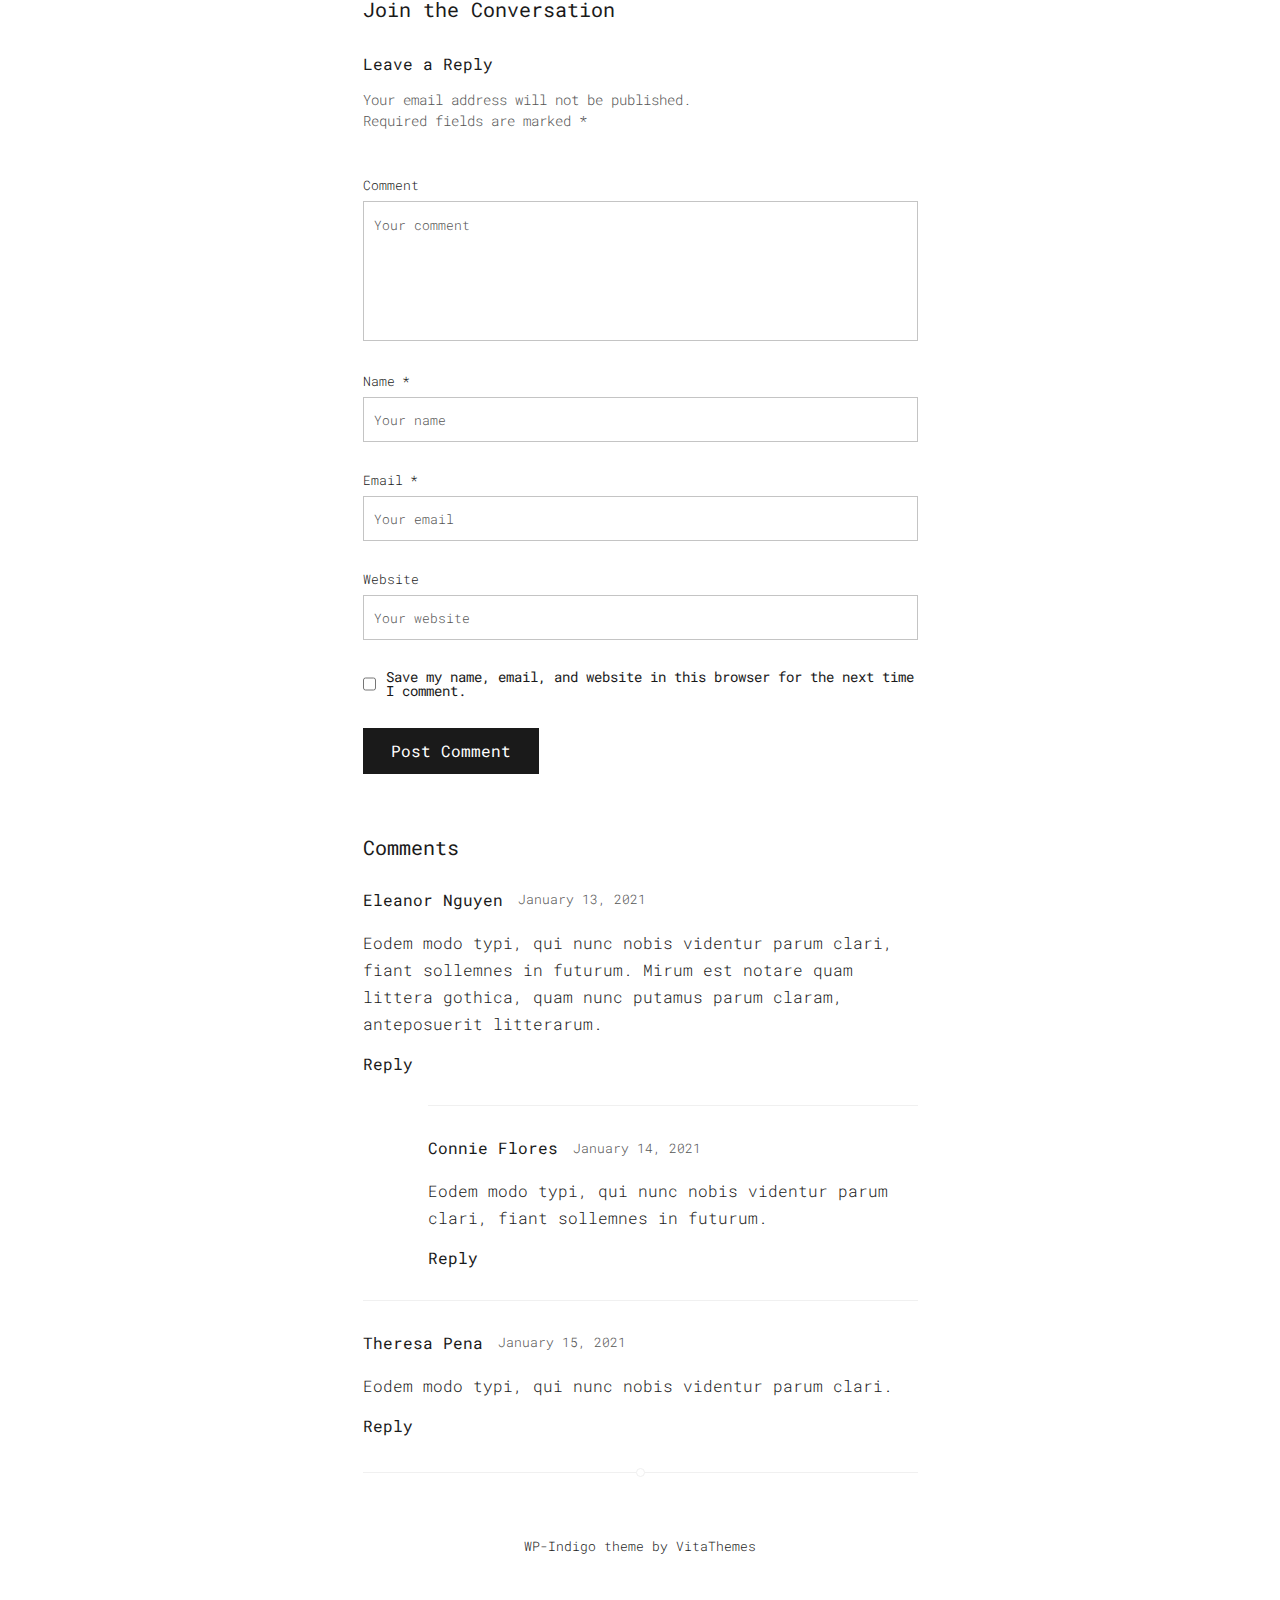
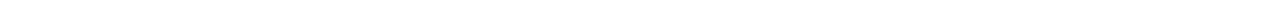
<file: connection/blog/article/article-3.html>
<!DOCTYPE html>
<html lang="en">
    <head>
        <title>Blog - Article</title>
        <link rel="stylesheet" href="css/style.css"/>
        <link rel="stylesheet" href="#"/>
        <meta charset="utf-8"/>
        <meta name="viewport" content="width=device-width"/>
    </head>
    <body>
        <div class="wrapper">
            <header class="header">
                <div class="container">
                    <div class="header__row navigation">
                        <div class="navigation__icon">
                            <span></span>
                            <span></span>
                            <span></span>
                            <span></span>
                        </div>
                        <div class="navigation__wrapper">
                            <ul class="navigation__list">
                                <li class="navigation__item">
                                    <a href="../../../" class="navigation__link">Home</a>
                                </li>
                                <li class="navigation__item">
                                    <a href="../../about/" class="navigation__link">About</a>
                                </li>
                                <li class="navigation__item item-active">
                                    <a href=../ class="navigation__link">Blog</a>
                                </li>
                            </ul>
                        </div>
                    </div>
                </div>
            </header>
            <main class="main">
                <div class="container">
                    <article class="article">
                        <div class="article__header">
                            <h1 class="article__title"><a href="#">Hello world!</a></h1>
                            <div class="article__info">
                                <div class="article__author author">
                                    <div class="author__avatar">
                                        <a href="#"><img src="images/article__header/avatar.jpg" alt=""></a>
                                    </div>
                                    <!-- We can put here path to page with all Eliza's articles or with her own profile-->
                                    <div class="author__name"><a href="#">Eliza</a></div>
                                </div>
                                <div class="article__date">
                                    <time datetime="2020-12-23">
                                        <!-- We can put here path to page with article list that has been published in this day-->
                                        <span><a href="#">December 23, 2020</a></span>
                                    </time>
                                </div>
                            </div>
                        </div>
                        <div class="article__content">
                            <div class="article__thumbnail">
                                <img src="images/article__content/cover-3.jpg" alt="">
                            </div>
                            <div class="article__paragraph">
                                <p class="article__text">
                                    Far far away, behind the word mountains, far from the countries Vokalia and Consonantia, there live the blind texts. Separated they live in Bookmarksgrove right at the coast of the Semantics, a large language ocean. A small river named Duden flows by their place and supplies it with the necessary regelialia. It is a paradisematic country, in which roasted parts of sentences fly into your mouth. Even the all-powerful Pointing has no control about the blind texts it is an almost unorthographic life One day however a small line.
                                </p>
                                <p class="article__text">
                                    Etiam nec purus urna. Integer dictum, arcu et fringilla facilisis, nunc enim suscipit mi, vel mattis leo urna a sem. Ut fringilla, mauris eros porttitor dui, nec bibendum mauris justo eu dui. Nullam sit amet quam eu massa varius euismod vel ut arcu. Sed a dictum neque. Aliquam sapien nulla, venenatis id finibus at, eleifend a turpis. Aliquam ac nibh id lorem ornare accumsan maximus at mauris.
                                </p>
                            </div>
                            <div class="article__paragraph">
                                <h2 class="article__heading">
                                    Pellentesque tristique lacus ut sem sagittis tempus.
                                </h2>
                                <p class="article__text">
                                    Nulla facilisi. Aliquam congue, turpis non vulputate pharetra, turpis sem dapibus eros, suscipit egestas nulla quam nec libero. Vivamus at velit vestibulum, molestie nisl in, fermentum eros. Morbi non congue nulla. Donec mollis lacus erat, euismod consectetur nisi lacinia et. Aliquam erat volutpat. Nam condimentum, nibh vel viverra ullamcorper, lorem velit pulvinar purus, sed imperdiet purus purus ut velit.
                                </p>
                            </div>
                        </div>
                        <div class="article__footer">
                            <div class="article__share-w share-w">
                                <div class="share-w__row">
                                    <div class="share-w__sign">Share on Internet:</div>
                                    <div class="share-w__socials socials">
                                        <ul class="socials__list">
                                            <li class="socials__item">
                                                <a href="#" class="socials__link">
                                                    <svg width="18" height="15" viewBox="0 0 18 15" fill="none" xmlns="http://www.w3.org/2000/svg">
                                                    <path d="M18 1.6875C17.325 2.025 16.65 2.1375 15.8625 2.25C16.65 1.8 17.2125 1.125 17.4375 0.225C16.7625 0.675 15.975 0.9 15.075 1.125C14.4 0.45 13.3875 0 12.375 0C10.4625 0 8.775 1.6875 8.775 3.7125C8.775 4.05 8.775 4.275 8.8875 4.5C5.85 4.3875 3.0375 2.925 1.2375 0.675C0.9 1.2375 0.7875 1.8 0.7875 2.5875C0.7875 3.825 1.4625 4.95 2.475 5.625C1.9125 5.625 1.35 5.4 0.7875 5.175C0.7875 6.975 2.025 8.4375 3.7125 8.775C3.375 8.8875 3.0375 8.8875 2.7 8.8875C2.475 8.8875 2.25 8.8875 2.025 8.775C2.475 10.2375 3.825 11.3625 5.5125 11.3625C4.275 12.375 2.7 12.9375 0.9 12.9375C0.5625 12.9375 0.3375 12.9375 0 12.9375C1.6875 13.95 3.6 14.625 5.625 14.625C12.375 14.625 16.0875 9 16.0875 4.1625C16.0875 4.05 16.0875 3.825 16.0875 3.7125C16.875 3.15 17.55 2.475 18 1.6875Z" fill="#1A1A1A"/>
                                                    </svg>
                                                </a>
                                            </li>
                                            <li class="socials__item">
                                                <a href="#" class="socials__link">
                                                    <svg width="12" height="18" viewBox="0 0 12 18" fill="none" xmlns="http://www.w3.org/2000/svg">
                                                    <path d="M3.4008 18L3.375 10.125H0V6.75H3.375V4.5C3.375 1.4634 5.25545 0 7.9643 0C9.26187 0 10.3771 0.0966038 10.7021 0.139781V3.3132L8.82333 3.31406C7.35011 3.31406 7.06485 4.01411 7.06485 5.04139V6.75H11.25L10.125 10.125H7.06484V18H3.4008Z" fill="#1A1A1A"/>
                                                    </svg>
                                                </a>
                                            </li>
                                            <li class="socials__item">
                                                <a href="#" class="socials__link">
                                                    <svg width="18" height="18" viewBox="0 0 18 18" fill="none" xmlns="http://www.w3.org/2000/svg">
                                                    <path d="M9.12143 7.71429V10.8H14.3929C14.1357 12.0857 12.85 14.6571 9.25 14.6571C6.16429 14.6571 3.72143 12.0857 3.72143 9C3.72143 5.91429 6.29286 3.34286 9.25 3.34286C11.05 3.34286 12.2071 4.11429 12.85 4.75714L15.2929 2.44286C13.75 0.9 11.6929 0 9.25 0C4.23571 0 0.25 3.98571 0.25 9C0.25 14.0143 4.23571 18 9.25 18C14.3929 18 17.8643 14.4 17.8643 9.25714C17.8643 8.61429 17.8643 8.22857 17.7357 7.71429H9.12143Z" fill="#1A1A1A"/>
                                                    </svg>
                                                </a>
                                            </li>
                                            <li class="socials__item">
                                                <a href="#" class="socials__link">
                                                    <svg width="19" height="18" viewBox="0 0 19 18" fill="none" xmlns="http://www.w3.org/2000/svg">
                                                    <path d="M17.9698 0H1.64687C1.19966 0 0.864258 0.335404 0.864258 0.782609V17.2174C0.864258 17.5528 1.19966 17.8882 1.64687 17.8882H18.0816C18.5289 17.8882 18.8643 17.5528 18.8643 17.1056V0.782609C18.7525 0.335404 18.4171 0 17.9698 0ZM3.54749 15.205V6.70807H6.23072V15.205H3.54749ZM4.8891 5.59006C3.99469 5.59006 3.32389 4.80745 3.32389 4.02484C3.32389 3.13043 3.99469 2.45963 4.8891 2.45963C5.78351 2.45963 6.45432 3.13043 6.45432 4.02484C6.34252 4.80745 5.67171 5.59006 4.8891 5.59006ZM16.0692 15.205H13.386V11.0683C13.386 10.0621 13.386 8.8323 12.0444 8.8323C10.7028 8.8323 10.4792 9.95031 10.4792 11.0683V15.3168H7.79593V6.70807H10.3674V7.82609C10.7028 7.15528 11.5972 6.48447 12.827 6.48447C15.5102 6.48447 15.9574 8.27329 15.9574 10.5093V15.205H16.0692Z" fill="#1A1A1A"/>
                                                    </svg>
                                                </a>
                                            </li>
                                        </ul>
                                    </div>
                                </div>
                            </div>
                        </div>
                    </article>
                    <section class="comments">
                        <div class="comments__publish c-publish">
                            <h2 class="c-publish__title">Join the Conversation</h2>
                            <form class="publish" action="index.html" method="post">
                            <div class="c-publish__form">
                                <div class="c-publish__header">
                                    <div class="c-publish__heading">
                                        Leave a Reply
                                    </div>
                                    <div class="c-publish__subheading">
                                        Your email address will not be published. <br>Required fields are marked *
                                    </div>
                                </div>
                                <div class="c-publish__row">
                                    <p class="c-publish__handle">
                                        <span>Comment</span>
                                    </p>
                                    <textarea placeholder="Your comment" name="name" class="c-publish__comment"></textarea>
                                </div>
                                <div class="c-publish__row">
                                    <p class="c-publish__handle handle-req">
                                        <span>Name</span>
                                    </p>
                                    <input required placeholder="Your name" type="text" class="c-publish__name">
                                </div>
                                <div class="c-publish__row">
                                    <p class="c-publish__handle handle-req">
                                        <span>Email</span>
                                    </p>
                                    <input required placeholder="Your email" type="email" class="c-publish__email">
                                </div>
                                <div class="c-publish__row">
                                    <p class="c-publish__handle">
                                        <span>Website</span>
                                    </p>
                                    <input placeholder="Your website" type="text" class="c-publish__website">
                                </div>
                                <div class="c-publish__cookie">
                                    <input type="checkbox" class="c-publish__check">
                                    <p>
                                        Save my name, email, and website in this browser for the next time I comment.
                                    </p>
                                </div>
                                <button class="c-publish__post" type="submit" name="post">
                                    <span>Post Comment</span>
                                </button>
                            </div>
                            </form>
                        </div>
                        <div class="comments__content c-content">
                            <h2 class="c-content__title">Comments</h2>
                            <div class="c-content__comments">
                                <div class="c-content__main-comment c-comment">
                                    <div class="c-comment__info">
                                        <div class="c-comment__name">
                                            <a href="#">Eleanor Nguyen</a>
                                        </div>
                                        <div class="c-comment__date">
                                            <time datetime="2021-1-13">January 13, 2021</time>
                                        </div>
                                    </div>
                                    <div class="c-comment__text">
                                        Eodem modo typi, qui nunc nobis videntur parum clari, fiant sollemnes in futurum. Mirum est notare quam littera gothica, quam nunc putamus parum claram, anteposuerit litterarum.
                                    </div>
                                    <a href="#" class="c-comment__reply">Reply</a>
                                    <div class="c-comment__replies">
                                        <div class="c-comment">
                                            <div class="c-comment__info">
                                                <div class="c-comment__name">
                                                    <a href="#">Connie Flores</a>
                                                </div>
                                                <div class="c-comment__date">
                                                    <time datetime="2021-1-14">January 14, 2021</time>
                                                </div>
                                            </div>
                                            <div class="c-comment__text">
                                                Eodem modo typi, qui nunc nobis videntur parum clari, fiant sollemnes in futurum.
                                            </div>
                                            <a href="#" class="c-comment__reply">Reply</a>
                                            <div class="c-comment__replies no-replies"></div>
                                        </div>
                                    </div>
                                </div>
                                <div class="c-content__main-comment c-comment">
                                    <div class="c-comment__info">
                                        <div class="c-comment__name">
                                            <a href="#">Theresa Pena</a>
                                        </div>
                                        <div class="c-comment__date">
                                            <time datetime="2021-1-15">January 15, 2021</time>
                                        </div>
                                    </div>
                                    <div class="c-comment__text">
                                        Eodem modo typi, qui nunc nobis videntur parum clari.
                                    </div>
                                    <a href="#" class="c-comment__reply">Reply</a>
                                    <div class="c-comment__replies"></div>
                                </div>
                            </div>
                        </div>
                    </section>
                </div>
            </main>
            <footer class="footer">
                <div class="container">
                    <div class="decoration"></div>
                    <div class="footer__row">
                        <div class="footer__sign">WP-Indigo theme by VitaThemes</div>
                    </div>
                </div>
            </footer>
        	<script src="js/jquery.js"></script>
        	<script src="js/script.js"></script>
        </div>
    </body>
</html>
</file>
<file: css/style.css>
@import url("https://fonts.googleapis.com/css2?family=Roboto+Mono:ital,wght@0,100;0,200;0,300;0,400;0,500;0,600;0,700;1,100;1,200;1,300;1,400;1,500;1,600;1,700&display=swap");
* {
  padding: 0;
  margin: 0;
  border: 0;
}

*, *:before, *:after {
  -webkit-box-sizing: border-box;
  box-sizing: border-box;
}

:focus, :active {
  outline: none;
}

a:focus, a:active {
  outline: none;
}

nav, footer, header, aside {
  display: block;
}

html, body {
  height: 100%;
  width: 100%;
  font-size: 100%;
  line-height: 1;
  font-size: 14px;
  -ms-text-size-adjust: 100%;
  -moz-text-size-adjust: 100%;
  -webkit-text-size-adjust: 100%;
}

input, button, textarea {
  font-family: inherit;
}

input::-ms-clear {
  display: none;
}

button {
  cursor: pointer;
}

button:-moz-focus-inner {
  padding: 0;
  border: 0;
}

a, a:visited {
  text-decoration: none;
  color: inherit;
}

ul li {
  list-style: none;
}

img {
  vertical-align: top;
}

h1, h2, h3, h4, h5, h6 {
  font-size: inherit;
  font-weight: 400;
}

body {
  font-family: "Roboto Mono";
  color: #1a1a1a;
}
body.locked {
  overflow: hidden;
}

.wrapper {
  overflow: hidden;
}

.container {
  max-width: 585px;
  padding: 0px 15px;
  margin: 0px auto;
}

.header {
  padding: 45px 0px;
  margin: 0px 0px 52.5px 0px;
}
.header .navigation {
  -webkit-animation: slide-to-down 2s;
          animation: slide-to-down 2s;
}
.header .navigation__wrapper {
  -webkit-transition: -webkit-transform 1s ease;
  transition: -webkit-transform 1s ease;
  transition: transform 1s ease;
  transition: transform 1s ease, -webkit-transform 1s ease;
}
.header .navigation__list {
  display: -ms-flex;
  display: -webkit-box;
  display: -ms-flexbox;
  display: flex;
  -webkit-box-pack: center;
      -ms-flex-pack: center;
          justify-content: center;
  gap: 45px;
}
.header .navigation__item {
  overflow: hidden;
}
.header .navigation__link {
  display: inline-block;
  padding: 8px 3px;
  font-size: 16px;
  line-height: 24px;
  border: 1px solid #ffffff;
  -webkit-transition: border 0.25s ease-in-out;
  transition: border 0.25s ease-in-out;
  -webkit-animation-delay: 7s;
          animation-delay: 7s;
}
.header .navigation__link:hover {
  padding: 8px 3px;
  border: 1px solid #3F51B5;
}
.header .item-active .navigation__link {
  background-color: #3F51B5;
  color: #ffffff;
}

.main .about {
  -webkit-animation: slide-to-up-low 2.4s;
          animation: slide-to-up-low 2.4s;
}
.main .about::after {
  content: "";
  display: block;
  width: 9px;
  height: 9px;
  margin: 0px auto -4.5px;
  border: 1px solid #f0f0f0;
  background-color: #ffffff;
  border-radius: 50%;
}
.main .about__row {
  padding: 73px 0px 40px 0px;
  display: -ms-flex;
  display: -webkit-box;
  display: -ms-flexbox;
  display: flex;
  -webkit-box-orient: vertical;
  -webkit-box-direction: normal;
      -ms-flex-direction: column;
          flex-direction: column;
  -webkit-box-align: center;
      -ms-flex-align: center;
          align-items: center;
}
.main .about__image {
  margin-bottom: 28px;
}
.main .about__image img {
  width: 106px;
  height: 106px;
  border-radius: 50%;
}
.main .about__title {
  margin-bottom: 30px;
  font-size: 26px;
  line-height: 34.29px;
  text-align: center;
}
.main .about__description {
  margin-bottom: 25px;
  font-size: 16px;
  color: #555555;
  line-height: 27px;
  text-align: center;
}
.main .socials__list {
  display: -ms-flex;
  display: -webkit-box;
  display: -ms-flexbox;
  display: flex;
  gap: 25px;
}
.main .socials__item path {
  -webkit-transition: 0.1s all ease-in;
  transition: 0.1s all ease-in;
}
.main .socials__item:hover path {
  fill: #3F51B5;
}
.footer:before {
  content: "";
  display: block;
  position: relative;
  width: 9px;
  height: 9px;
  background-color: #ffffff;
  border: 1px solid #f0f0f0;
  border-radius: 50%;
  margin: 0px auto;
  margin-bottom: -4.5px;
}
.footer__row {
  padding: 65px 0px;
  border-top: 1px solid #f0f0f0;
  display: -ms-flex;
  display: -webkit-box;
  display: -ms-flexbox;
  display: flex;
  -webkit-box-pack: center;
      -ms-flex-pack: center;
          justify-content: center;
}
.footer__sign {
  font-size: 13px;
  text-align: center;
  font-weight: 300;
  line-height: 17.15px;
}

@-webkit-keyframes slide-to-down {
  0% {
    -webkit-transform: translateY(-150%);
            transform: translateY(-150%);
    opacity: 0;
  }
  60% {
    -webkit-transform: translateY(-40%);
            transform: translateY(-40%);
    opacity: 1;
  }
  100% {
    -webkit-transform: translateY(0%);
            transform: translateY(0%);
  }
}

@keyframes slide-to-down {
  0% {
    -webkit-transform: translateY(-150%);
            transform: translateY(-150%);
    opacity: 0;
  }
  60% {
    -webkit-transform: translateY(-40%);
            transform: translateY(-40%);
    opacity: 1;
  }
  100% {
    -webkit-transform: translateY(0%);
            transform: translateY(0%);
  }
}
@-webkit-keyframes slide-to-up-low {
  0% {
    -webkit-transform: translateY(20%);
            transform: translateY(20%);
    opacity: 0;
  }
  60% {
    opacity: 1;
  }
  100% {
    -webkit-transform: translateY(0%);
            transform: translateY(0%);
  }
}
@keyframes slide-to-up-low {
  0% {
    -webkit-transform: translateY(20%);
            transform: translateY(20%);
    opacity: 0;
  }
  60% {
    opacity: 1;
  }
  100% {
    -webkit-transform: translateY(0%);
            transform: translateY(0%);
  }
}
@-webkit-keyframes slide-to-left {
  0% {
    -webkit-transform: translateX(150%);
            transform: translateX(150%);
    opacity: 0;
  }
  75% {
    -webkit-transform: translateX(40%);
            transform: translateX(40%);
  }
  100% {
    -webkit-transform: translateX(0%);
            transform: translateX(0%);
    opacity: 1;
  }
}
@keyframes slide-to-left {
  0% {
    -webkit-transform: translateX(150%);
            transform: translateX(150%);
    opacity: 0;
  }
  75% {
    -webkit-transform: translateX(40%);
            transform: translateX(40%);
  }
  100% {
    -webkit-transform: translateX(0%);
            transform: translateX(0%);
    opacity: 1;
  }
}
@-webkit-keyframes slide-to-right {
  0% {
    -webkit-transform: translateX(-150%);
            transform: translateX(-150%);
    opacity: 0;
  }
  75% {
    -webkit-transform: translateX(-40%);
            transform: translateX(-40%);
  }
  100% {
    -webkit-transform: translateX(0%);
            transform: translateX(0%);
    opacity: 1;
  }
}
@keyframes slide-to-right {
  0% {
    -webkit-transform: translateX(-150%);
            transform: translateX(-150%);
    opacity: 0;
  }
  75% {
    -webkit-transform: translateX(-40%);
            transform: translateX(-40%);
  }
  100% {
    -webkit-transform: translateX(0%);
            transform: translateX(0%);
    opacity: 1;
  }
}
@media (max-width: 400px) {
  .header {
    padding: 15px 0px;
  }
  .header .navigation__icon {
    z-index: 9999;
    position: fixed;
    height: 32px;
    padding: 5px 3px;
    top: 19px;
    right: 18.5px;
    overflow: hidden;
  }
  .header .navigation__icon span {
    -webkit-transition: all 0.3s ease-in-out;
    transition: all 0.3s ease-in-out;
    position: relative;
    display: block;
    width: 26px;
    height: 1px;
    background-color: #1a1a1a;
    -webkit-transform: rotateX(0deg);
            transform: rotateX(0deg);
  }
  .header .navigation__icon span:nth-child(2), .header .navigation__icon span:nth-child(3) {
    top: 9px;
  }
  .header .navigation__icon span:nth-child(3) {
    position: absolute;
    top: 14px;
    opacity: 0;
  }
  .header .navigation__icon span:last-child {
    top: 18px;
  }
  .header .navigation__icon.active {
    -webkit-transition: opacity 0.35s ease-in-out, -webkit-transform 0.5s ease-in-out;
    transition: opacity 0.35s ease-in-out, -webkit-transform 0.5s ease-in-out;
    transition: opacity 0.35s ease-in-out, transform 0.5s ease-in-out;
    transition: opacity 0.35s ease-in-out, transform 0.5s ease-in-out, -webkit-transform 0.5s ease-in-out;
  }
  .header .navigation__icon.active span:first-child {
    position: absolute;
    -webkit-transform: translateX(-200%);
            transform: translateX(-200%);
  }
  .header .navigation__icon.active span:nth-child(2) {
    -webkit-transform: rotate(45deg);
            transform: rotate(45deg);
  }
  .header .navigation__icon.active span:nth-child(3) {
    -webkit-transform: rotate(-45deg);
            transform: rotate(-45deg);
    opacity: 1;
  }
  .header .navigation__icon.active span:last-child {
    -webkit-transform: translateX(200%);
            transform: translateX(200%);
  }
  .header .navigation__icon:hover span {
    color: #555555;
  }
  .header .navigation__wrapper {
    position: fixed;
    top: 0;
    left: 0;
    width: 100vw;
    height: 100vh;
    z-index: 9998;
    background-color: #ffffff;
    padding: 107px 0px;
    -webkit-transform: translateY(-200%);
            transform: translateY(-200%);
  }
  .header .navigation__wrapper.active {
    -webkit-transition: all 1s ease;
    transition: all 1s ease;
    -webkit-transform: translateY(0%);
            transform: translateY(0%);
  }
  .header .navigation__wrapper.active .navigation__list {
    opacity: 1;
  }
  .header .navigation__list {
    -webkit-transition: opacity 4s ease;
    transition: opacity 4s ease;
    display: -ms-flex;
    display: -webkit-box;
    display: -ms-flexbox;
    display: flex;
    -webkit-box-align: center;
        -ms-flex-align: center;
            align-items: center;
    -webkit-box-pack: start;
        -ms-flex-pack: start;
            justify-content: flex-start;
    -webkit-box-orient: vertical;
    -webkit-box-direction: normal;
        -ms-flex-direction: column;
            flex-direction: column;
    gap: 30px;
    opacity: 0;
  }
  .header .navigation__link {
    padding: 7.5px 31.5px;
    font-size: 20px;
  }
  .header .navigation__link:hover {
    padding: 7.5px 31.5px;
    border: 1px solid #3F51B5;
  }

  .main .about__row {
    padding: 45px 0px;
  }
}
</file>
<file: connection/about/css/style.css>
@charset "UTF-8";
@import url("https://fonts.googleapis.com/css2?family=Roboto+Mono:ital,wght@0,100;0,200;0,300;0,400;0,500;0,600;0,700;1,100;1,200;1,300;1,400;1,500;1,600;1,700&display=swap");
* {
  padding: 0;
  margin: 0;
  border: 0;
}

*, *:before, *:after {
  -webkit-box-sizing: border-box;
  box-sizing: border-box;
}

:focus, :active {
  outline: none;
}

a:focus, a:active {
  outline: none;
}

nav, footer, header, aside {
  display: block;
}

html, body {
  height: 100%;
  width: 100%;
  font-size: 100%;
  line-height: 1;
  font-size: 14px;
  -ms-text-size-adjust: 100%;
  -moz-text-size-adjust: 100%;
  -webkit-text-size-adjust: 100%;
}

input, button, textarea {
  font-family: inherit;
}

input::-ms-clear {
  display: none;
}

button {
  cursor: pointer;
}

button:-moz-focus-inner {
  padding: 0;
  border: 0;
}

a, a:visited {
  text-decoration: none;
  color: inherit;
}

ul li {
  list-style: none;
}

img {
  vertical-align: top;
}

h1, h2, h3, h4, h5, h6 {
  font-size: inherit;
  font-weight: 400;
}

body {
  font-family: "Roboto Mono";
  color: #1a1a1a;
}
body.locked {
  overflow: hidden;
}

.wrapper {
  overflow: hidden;
}

.container {
  max-width: 585px;
  padding: 0px 15px;
  margin: 0px auto;
}

.header {
  padding: 45px 0px;
  margin: 0px 0px 52.5px 0px;
}
.header .navigation {
  -webkit-animation: slide-to-down 1.8s;
          animation: slide-to-down 1.8s;
}
.header .navigation__wrapper {
  -webkit-transition: -webkit-transform 1s ease;
  transition: -webkit-transform 1s ease;
  transition: transform 1s ease;
  transition: transform 1s ease, -webkit-transform 1s ease;
}
.header .navigation__list {
  display: -ms-flex;
  display: -webkit-box;
  display: -ms-flexbox;
  display: flex;
  -webkit-box-pack: center;
      -ms-flex-pack: center;
          justify-content: center;
  gap: 45px;
}
.header .navigation__item {
  overflow: hidden;
}
.header .navigation__link {
  display: inline-block;
  padding: 8px 3px;
  font-size: 16px;
  line-height: 24px;
  border: 1px solid #ffffff;
  -webkit-transition: border 0.25s ease-in-out;
  transition: border 0.25s ease-in-out;
}
.header .navigation__link:hover {
  padding: 8px 3px;
  border: 1px solid #3F51B5;
}
.header .item-active .navigation__link {
  background-color: #3F51B5;
  color: #ffffff;
}

.main {
  padding: 20.5px 0px 64px;
}
.main__section {
  margin-bottom: 31px;
}
.main__heading {
  font-size: 20px;
  line-height: 26.38px;
  margin-bottom: 15px;
  -webkit-animation: slide-to-left forwards 1.8s;
          animation: slide-to-left forwards 1.8s;
}
.main__heading.heading-1 {
  font-size: 26px;
  margin-bottom: 26px;
  text-align: center;
}
.main__text {
  -webkit-animation: slide-to-right 1.4s;
          animation: slide-to-right 1.4s;
}
.main__text p:not(:last-child) {
  margin-bottom: 42px;
}
.main__list {
  display: -ms-inline-flex;
  display: -webkit-inline-box;
  display: -ms-inline-flexbox;
  display: inline-flex;
  -webkit-box-orient: vertical;
  -webkit-box-direction: normal;
      -ms-flex-direction: column;
          flex-direction: column;
  -webkit-animation: slide-to-right 1.4s;
          animation: slide-to-right 1.4s;
}
.main__item {
  display: inline-block;
}
.main__item span {
  display: inline-block;
}
.main__item span:before {
  content: "●";
  display: inline-block;
  margin-right: 10px;
  -webkit-transition: color 0.5s ease-in;
  transition: color 0.5s ease-in;
}
.main__item span:hover:before {
  color: #3f51b5;
}
.main__item span:after {
  content: "";
  display: block;
  position: relative;
  bottom: 0;
  left: 0;
  width: calc(100%-15px);
  height: 1px;
  margin-left: 20px;
  background-color: #3f51b5;
  -webkit-transition: -webkit-transform 0.75s ease-out;
  transition: -webkit-transform 0.75s ease-out;
  transition: transform 0.75s ease-out;
  transition: transform 0.75s ease-out, -webkit-transform 0.75s ease-out;
  -webkit-transform: scaleX(0);
          transform: scaleX(0);
  -webkit-transform-origin: bottom right;
          transform-origin: bottom right;
}
.main__item span:hover:after {
  -webkit-transform: scaleX(1);
          transform: scaleX(1);
  -webkit-transform-origin: bottom left;
          transform-origin: bottom left;
}
.main__text, .main__item {
  font-size: 16px;
  font-weight: 300;
  line-height: 27px;
  color: #555555;
}
.footer:before {
  content: "";
  display: block;
  position: relative;
  width: 9px;
  height: 9px;
  background-color: #ffffff;
  border: 1px solid #f0f0f0;
  border-radius: 50%;
  margin: 0px auto;
  margin-bottom: -4.5px;
}
.footer__row {
  padding: 65px 0px;
  border-top: 1px solid #f0f0f0;
  display: -ms-flex;
  display: -webkit-box;
  display: -ms-flexbox;
  display: flex;
  -webkit-box-pack: center;
      -ms-flex-pack: center;
          justify-content: center;
}
.footer__sign {
  font-size: 13px;
  text-align: center;
  font-weight: 300;
  line-height: 17.15px;
}

@-webkit-keyframes slide-to-down {
  0% {
    -webkit-transform: translateY(-150%);
            transform: translateY(-150%);
    opacity: 0;
  }
  60% {
    -webkit-transform: translateY(-40%);
            transform: translateY(-40%);
    opacity: 1;
  }
  100% {
    -webkit-transform: translateY(0%);
            transform: translateY(0%);
  }
}

@keyframes slide-to-down {
  0% {
    -webkit-transform: translateY(-150%);
            transform: translateY(-150%);
    opacity: 0;
  }
  60% {
    -webkit-transform: translateY(-40%);
            transform: translateY(-40%);
    opacity: 1;
  }
  100% {
    -webkit-transform: translateY(0%);
            transform: translateY(0%);
  }
}
@-webkit-keyframes slide-to-up-low {
  0% {
    -webkit-transform: translateY(150%);
            transform: translateY(150%);
    opacity: 0;
  }
  60% {
    -webkit-transform: translateY(40%);
            transform: translateY(40%);
    opacity: 1;
  }
  100% {
    -webkit-transform: translateY(0%);
            transform: translateY(0%);
  }
}
@keyframes slide-to-up-low {
  0% {
    -webkit-transform: translateY(150%);
            transform: translateY(150%);
    opacity: 0;
  }
  60% {
    -webkit-transform: translateY(40%);
            transform: translateY(40%);
    opacity: 1;
  }
  100% {
    -webkit-transform: translateY(0%);
            transform: translateY(0%);
  }
}
@-webkit-keyframes slide-to-left {
  0% {
    -webkit-transform: translateX(150%);
            transform: translateX(150%);
    opacity: 0;
  }
  75% {
    -webkit-transform: translateX(40%);
            transform: translateX(40%);
    opacity: 1;
  }
  100% {
    -webkit-transform: translateX(0%);
            transform: translateX(0%);
  }
}
@keyframes slide-to-left {
  0% {
    -webkit-transform: translateX(150%);
            transform: translateX(150%);
    opacity: 0;
  }
  75% {
    -webkit-transform: translateX(40%);
            transform: translateX(40%);
    opacity: 1;
  }
  100% {
    -webkit-transform: translateX(0%);
            transform: translateX(0%);
  }
}
@-webkit-keyframes slide-to-right {
  0% {
    -webkit-transform: translateX(-150%);
            transform: translateX(-150%);
    opacity: 0;
  }
  75% {
    -webkit-transform: translateX(-40%);
            transform: translateX(-40%);
    opacity: 1;
  }
  100% {
    -webkit-transform: translateX(0%);
            transform: translateX(0%);
  }
}
@keyframes slide-to-right {
  0% {
    -webkit-transform: translateX(-150%);
            transform: translateX(-150%);
    opacity: 0;
  }
  75% {
    -webkit-transform: translateX(-40%);
            transform: translateX(-40%);
    opacity: 1;
  }
  100% {
    -webkit-transform: translateX(0%);
            transform: translateX(0%);
  }
}
@media (max-width: 400px) {
  .header {
    padding: 18px 0px;
  }
  .header .navigation__icon {
    z-index: 9999;
    position: fixed;
    height: 32px;
    padding: 5px 3px;
    top: 19px;
    right: 18.5px;
    overflow: hidden;
  }
  .header .navigation__icon span {
    -webkit-transition: all 0.3s ease-in-out;
    transition: all 0.3s ease-in-out;
    position: relative;
    display: block;
    width: 26px;
    height: 1px;
    background-color: #1a1a1a;
    -webkit-transform: rotateX(0deg);
            transform: rotateX(0deg);
  }
  .header .navigation__icon span:nth-child(2), .header .navigation__icon span:nth-child(3) {
    top: 9px;
  }
  .header .navigation__icon span:nth-child(3) {
    position: absolute;
    top: 14px;
    opacity: 0;
  }
  .header .navigation__icon span:last-child {
    top: 18px;
  }
  .header .navigation__icon.active {
    -webkit-transition: opacity 0.35s ease-in-out, -webkit-transform 0.5s ease-in-out;
    transition: opacity 0.35s ease-in-out, -webkit-transform 0.5s ease-in-out;
    transition: opacity 0.35s ease-in-out, transform 0.5s ease-in-out;
    transition: opacity 0.35s ease-in-out, transform 0.5s ease-in-out, -webkit-transform 0.5s ease-in-out;
  }
  .header .navigation__icon.active span:first-child {
    position: absolute;
    -webkit-transform: translateX(-200%);
            transform: translateX(-200%);
  }
  .header .navigation__icon.active span:nth-child(2) {
    -webkit-transform: rotate(45deg);
            transform: rotate(45deg);
  }
  .header .navigation__icon.active span:nth-child(3) {
    -webkit-transform: rotate(-45deg);
            transform: rotate(-45deg);
    opacity: 1;
  }
  .header .navigation__icon.active span:last-child {
    -webkit-transform: translateX(200%);
            transform: translateX(200%);
  }
  .header .navigation__icon:hover span {
    color: #555555;
  }
  .header .navigation__wrapper {
    position: fixed;
    top: 0;
    left: 0;
    width: 100vw;
    height: 100vh;
    z-index: 9998;
    background-color: #ffffff;
    padding: 107px 0px;
    -webkit-transform: translateY(-200%);
            transform: translateY(-200%);
  }
  .header .navigation__wrapper.active {
    -webkit-transition: all 1s ease;
    transition: all 1s ease;
    -webkit-transform: translateY(0%);
            transform: translateY(0%);
  }
  .header .navigation__wrapper.active .navigation__list {
    opacity: 1;
  }
  .header .navigation__list {
    -webkit-transition: opacity 4s ease;
    transition: opacity 4s ease;
    display: -ms-flex;
    display: -webkit-box;
    display: -ms-flexbox;
    display: flex;
    -webkit-box-align: center;
        -ms-flex-align: center;
            align-items: center;
    -webkit-box-pack: start;
        -ms-flex-pack: start;
            justify-content: flex-start;
    -webkit-box-orient: vertical;
    -webkit-box-direction: normal;
        -ms-flex-direction: column;
            flex-direction: column;
    gap: 30px;
    opacity: 0;
  }
  .header .navigation__link {
    padding: 7.5px 31.5px;
    font-size: 20px;
  }
  .header .navigation__link:hover {
    padding: 7.5px 31.5px;
    border: 1px solid #3F51B5;
  }
}
</file>
<file: connection/blog/css/style.css>
@import url("https://fonts.googleapis.com/css2?family=Roboto+Mono:ital,wght@0,100;0,200;0,300;0,400;0,500;0,600;0,700;1,100;1,200;1,300;1,400;1,500;1,600;1,700&display=swap");
* {
  padding: 0;
  margin: 0;
  border: 0;
}

*, *:before, *:after {
  -webkit-box-sizing: border-box;
  box-sizing: border-box;
}

:focus, :active {
  outline: none;
}

a:focus, a:active {
  outline: none;
}

nav, footer, header, aside {
  display: block;
}

html, body {
  height: 100%;
  width: 100%;
  font-size: 100%;
  line-height: 1;
  font-size: 14px;
  -ms-text-size-adjust: 100%;
  -moz-text-size-adjust: 100%;
  -webkit-text-size-adjust: 100%;
}

input, button, textarea {
  font-family: inherit;
}

input::-ms-clear {
  display: none;
}

button {
  cursor: pointer;
}

button:-moz-focus-inner {
  padding: 0;
  border: 0;
}

a, a:visited {
  text-decoration: none;
  color: inherit;
}

ul li {
  list-style: none;
}

img {
  vertical-align: top;
}

h1, h2, h3, h4, h5, h6 {
  font-size: inherit;
  font-weight: 400;
}

body {
  font-family: "Roboto Mono";
  color: #1a1a1a;
}
body.locked {
  overflow: hidden;
}

.wrapper {
  overflow: hidden;
}

.container {
  max-width: 585px;
  padding: 0px 15px;
  margin: 0px auto;
}

.header {
  padding: 45px 0px;
  margin: 0px 0px 52.5px 0px;
  -webkit-animation: slide-to-down 1.8s;
          animation: slide-to-down 1.8s;
}
.header .navigation__wrapper {
  -webkit-transition: -webkit-transform 1s ease;
  transition: -webkit-transform 1s ease;
  transition: transform 1s ease;
  transition: transform 1s ease, -webkit-transform 1s ease;
}
.header .navigation__list {
  display: -ms-flex;
  display: -webkit-box;
  display: -ms-flexbox;
  display: flex;
  -webkit-box-pack: center;
      -ms-flex-pack: center;
          justify-content: center;
  gap: 45px;
}
.header .navigation__item {
  overflow: hidden;
}
.header .navigation__link {
  display: inline-block;
  padding: 8px 3px;
  font-size: 16px;
  line-height: 24px;
  border: 1px solid #ffffff;
  -webkit-transition: border 0.25s ease-in-out;
  transition: border 0.25s ease-in-out;
}
.header .navigation__link:hover {
  padding: 8px 3px;
  border: 1px solid #3F51B5;
}
.header .item-active .navigation__link {
  background-color: #3F51B5;
  color: #ffffff;
}

.main .about {
  margin: 0px 0px 65px 0px;
  border-bottom: 1px solid #f0f0f0;
  -webkit-animation: slide-to-up-low 1.4s;
          animation: slide-to-up-low 1.4s;
}
.main .about::after {
  content: "";
  display: block;
  width: 9px;
  height: 9px;
  margin: 0px auto -4.5px;
  border: 1px solid #f0f0f0;
  background-color: #ffffff;
  border-radius: 50%;
}
.main .about__row {
  padding: 73px 0px 40px 0px;
  display: -ms-flex;
  display: -webkit-box;
  display: -ms-flexbox;
  display: flex;
  -webkit-box-orient: vertical;
  -webkit-box-direction: normal;
      -ms-flex-direction: column;
          flex-direction: column;
  -webkit-box-align: center;
      -ms-flex-align: center;
          align-items: center;
}
.main .about__image {
  margin-bottom: 28px;
}
.main .about__image img {
  width: 106px;
  height: 106px;
  border-radius: 50%;
}
.main .about__title {
  margin-bottom: 30px;
  font-size: 26px;
  line-height: 34.29px;
  text-align: center;
}
.main .about__description {
  margin-bottom: 25px;
  font-size: 16px;
  color: #555555;
  line-height: 27px;
  text-align: center;
}
.main .about .socials__list {
  display: -ms-flex;
  display: -webkit-box;
  display: -ms-flexbox;
  display: flex;
  gap: 25px;
}
.main .about .socials__item path {
  -webkit-transition: 0.1s all ease-in;
  transition: 0.1s all ease-in;
}
.main .about .socials__item:hover path {
  fill: #3F51B5;
}
.main .articles {
  border-bottom: 1px solid #f0f0f0;
}
.main .articles::after {
  content: "";
  display: block;
  width: 9px;
  height: 9px;
  margin: 0px auto -4.5px;
  border: 1px solid #f0f0f0;
  background-color: #ffffff;
  border-radius: 50%;
}
.main .articles__row {
  padding: 0px 0px 58px;
}
.main .articles__list {
  display: -ms-flex;
  display: -webkit-box;
  display: -ms-flexbox;
  display: flex;
  margin-bottom: 49px;
  -webkit-box-orient: vertical;
  -webkit-box-direction: normal;
      -ms-flex-direction: column;
          flex-direction: column;
  gap: 34px;
}
.main .articles__item:nth-child(odd) {
  -webkit-animation: slide-to-right 1.4s;
          animation: slide-to-right 1.4s;
}
.main .articles__item:nth-child(even) {
  -webkit-animation: slide-to-left 1.4s;
          animation: slide-to-left 1.4s;
}
.main .articles__pagination {
  -webkit-animation: slide-to-up-low 1.4s;
          animation: slide-to-up-low 1.4s;
}
.main .article__row {
  display: -ms-flex;
  display: -webkit-box;
  display: -ms-flexbox;
  display: flex;
  -webkit-box-align: start;
      -ms-flex-align: start;
          align-items: flex-start;
  -webkit-box-pack: justify;
      -ms-flex-pack: justify;
          justify-content: space-between;
}
.main .article__title {
  -webkit-box-flex: 0;
      -ms-flex: 0 0 67%;
          flex: 0 0 67%;
  padding-right: 20px;
  font-size: 16px;
  line-height: 23.84px;
}
.main .article__title:hover {
  color: #3F51B5;
}
.main .article__date {
  -ms-flex-negative: 1;
      flex-shrink: 1;
}
.main .article__date span {
  font-size: 14px;
  color: #555555;
  line-height: 21px;
}
.main .pagination {
  display: -ms-flex;
  display: -webkit-box;
  display: -ms-flexbox;
  display: flex;
  gap: 16px;
  -webkit-box-pack: center;
      -ms-flex-pack: center;
          justify-content: center;
}
.main .pagination__list-page {
  display: -ms-flex;
  display: -webkit-box;
  display: -ms-flexbox;
  display: flex;
  gap: 23px;
}
.main .pagination .page-active {
  font-weight: 500;
}
.main .pagination .button-back.disabled {
  display: none;
}
.main .pagination .button-next.disabled {
  display: none;
}

.footer:before {
  content: "";
  display: block;
  position: relative;
  width: 9px;
  height: 9px;
  background-color: #ffffff;
  border: 1px solid #f0f0f0;
  border-radius: 50%;
  margin: 0px auto;
  margin-bottom: -4.5px;
}
.footer__row {
  padding: 65px 0px;
  border-top: 1px solid #f0f0f0;
  display: -ms-flex;
  display: -webkit-box;
  display: -ms-flexbox;
  display: flex;
  -webkit-box-pack: center;
      -ms-flex-pack: center;
          justify-content: center;
}
.footer__sign {
  font-size: 13px;
  text-align: center;
  font-weight: 300;
  line-height: 17.15px;
}

@-webkit-keyframes slide-to-down {
  0% {
    -webkit-transform: translateY(-150%);
            transform: translateY(-150%);
    opacity: 0;
  }
  60% {
    -webkit-transform: translateY(-40%);
            transform: translateY(-40%);
    opacity: 1;
  }
  100% {
    -webkit-transform: translateY(0%);
            transform: translateY(0%);
  }
}

@keyframes slide-to-down {
  0% {
    -webkit-transform: translateY(-150%);
            transform: translateY(-150%);
    opacity: 0;
  }
  60% {
    -webkit-transform: translateY(-40%);
            transform: translateY(-40%);
    opacity: 1;
  }
  100% {
    -webkit-transform: translateY(0%);
            transform: translateY(0%);
  }
}
@-webkit-keyframes slide-to-up-low {
  0% {
    -webkit-transform: translateY(20%);
            transform: translateY(20%);
    opacity: 0;
  }
  60% {
    opacity: 1;
  }
  100% {
    -webkit-transform: translateY(0%);
            transform: translateY(0%);
  }
}
@keyframes slide-to-up-low {
  0% {
    -webkit-transform: translateY(20%);
            transform: translateY(20%);
    opacity: 0;
  }
  60% {
    opacity: 1;
  }
  100% {
    -webkit-transform: translateY(0%);
            transform: translateY(0%);
  }
}
@-webkit-keyframes slide-to-left {
  0% {
    -webkit-transform: translateX(150%);
            transform: translateX(150%);
    opacity: 0;
  }
  75% {
    -webkit-transform: translateX(40%);
            transform: translateX(40%);
    opacity: 1;
  }
  100% {
    -webkit-transform: translateX(0%);
            transform: translateX(0%);
  }
}
@keyframes slide-to-left {
  0% {
    -webkit-transform: translateX(150%);
            transform: translateX(150%);
    opacity: 0;
  }
  75% {
    -webkit-transform: translateX(40%);
            transform: translateX(40%);
    opacity: 1;
  }
  100% {
    -webkit-transform: translateX(0%);
            transform: translateX(0%);
  }
}
@-webkit-keyframes slide-to-right {
  0% {
    -webkit-transform: translateX(-150%);
            transform: translateX(-150%);
    opacity: 0;
  }
  75% {
    -webkit-transform: translateX(-40%);
            transform: translateX(-40%);
    opacity: 1;
  }
  100% {
    -webkit-transform: translateX(0%);
            transform: translateX(0%);
  }
}
@keyframes slide-to-right {
  0% {
    -webkit-transform: translateX(-150%);
            transform: translateX(-150%);
    opacity: 0;
  }
  75% {
    -webkit-transform: translateX(-40%);
            transform: translateX(-40%);
    opacity: 1;
  }
  100% {
    -webkit-transform: translateX(0%);
            transform: translateX(0%);
  }
}
@media (max-width: 460px) {
  .main .article__row {
    -webkit-box-orient: vertical;
    -webkit-box-direction: normal;
        -ms-flex-direction: column;
            flex-direction: column;
    gap: 10px;
  }
  .main .article__title, .main .article__date {
    -webkit-box-flex: 0;
        -ms-flex: 0 0 100%;
            flex: 0 0 100%;
  }
  .main .articles__list {
    gap: 30px;
  }
}
@media (max-width: 400px) {
  .header {
    padding: 15px 0px;
    -webkit-animation: none;
            animation: none;
  }
  .header .navigation__icon {
    z-index: 9999;
    position: fixed;
    height: 32px;
    padding: 5px 3px;
    top: 19px;
    right: 18.5px;
    overflow: hidden;
  }
  .header .navigation__icon span {
    -webkit-transition: all 0.3s ease-in-out;
    transition: all 0.3s ease-in-out;
    position: relative;
    display: block;
    width: 26px;
    height: 1px;
    background-color: #1a1a1a;
    -webkit-transform: rotateX(0deg);
            transform: rotateX(0deg);
  }
  .header .navigation__icon span:nth-child(2), .header .navigation__icon span:nth-child(3) {
    top: 9px;
  }
  .header .navigation__icon span:nth-child(3) {
    position: absolute;
    top: 14px;
    opacity: 0;
  }
  .header .navigation__icon span:last-child {
    top: 18px;
  }
  .header .navigation__icon.active {
    -webkit-transition: opacity 0.35s ease-in-out, -webkit-transform 0.5s ease-in-out;
    transition: opacity 0.35s ease-in-out, -webkit-transform 0.5s ease-in-out;
    transition: opacity 0.35s ease-in-out, transform 0.5s ease-in-out;
    transition: opacity 0.35s ease-in-out, transform 0.5s ease-in-out, -webkit-transform 0.5s ease-in-out;
  }
  .header .navigation__icon.active span:first-child {
    position: absolute;
    -webkit-transform: translateX(-200%);
            transform: translateX(-200%);
  }
  .header .navigation__icon.active span:nth-child(2) {
    -webkit-transform: rotate(45deg);
            transform: rotate(45deg);
  }
  .header .navigation__icon.active span:nth-child(3) {
    -webkit-transform: rotate(-45deg);
            transform: rotate(-45deg);
    opacity: 1;
  }
  .header .navigation__icon.active span:last-child {
    -webkit-transform: translateX(200%);
            transform: translateX(200%);
  }
  .header .navigation__icon:hover span {
    color: #555555;
  }
  .header .navigation__wrapper {
    position: fixed;
    top: 0;
    left: 0;
    width: 100vw;
    height: 100vh;
    z-index: 9998;
    background-color: #ffffff;
    padding: 107px 0px;
    -webkit-transform: translateY(-200%);
            transform: translateY(-200%);
  }
  .header .navigation__wrapper.active {
    -webkit-transition: all 1s ease;
    transition: all 1s ease;
    -webkit-transform: translateY(0%);
            transform: translateY(0%);
  }
  .header .navigation__wrapper.active .navigation__list {
    opacity: 1;
  }
  .header .navigation__list {
    -webkit-transition: opacity 4s ease;
    transition: opacity 4s ease;
    display: -ms-flex;
    display: -webkit-box;
    display: -ms-flexbox;
    display: flex;
    -webkit-box-align: center;
        -ms-flex-align: center;
            align-items: center;
    -webkit-box-pack: start;
        -ms-flex-pack: start;
            justify-content: flex-start;
    -webkit-box-orient: vertical;
    -webkit-box-direction: normal;
        -ms-flex-direction: column;
            flex-direction: column;
    gap: 30px;
    opacity: 0;
  }
  .header .navigation__link {
    padding: 7.5px 31.5px;
    font-size: 20px;
  }
  .header .navigation__link:hover {
    padding: 7.5px 31.5px;
    border: 1px solid #3F51B5;
  }

  .main {
    padding-top: 25px;
  }
  .main .about__row {
    padding: 20px 0px 40px;
  }
}
</file>
<file: connection/blog/article/css/style.css>
@import url("https://fonts.googleapis.com/css2?family=Roboto+Mono:ital,wght@0,100;0,200;0,300;0,400;0,500;0,600;0,700;1,100;1,200;1,300;1,400;1,500;1,600;1,700&display=swap");
* {
  padding: 0;
  margin: 0;
  border: 0;
}

*, *:before, *:after {
  -webkit-box-sizing: border-box;
  box-sizing: border-box;
}

:focus, :active {
  outline: none;
}

a:focus, a:active {
  outline: none;
}

nav, footer, header, aside {
  display: block;
}

html, body {
  height: 100%;
  width: 100%;
  font-size: 100%;
  line-height: 1;
  font-size: 14px;
  -ms-text-size-adjust: 100%;
  -moz-text-size-adjust: 100%;
  -webkit-text-size-adjust: 100%;
}

input, button, textarea {
  font-family: inherit;
}

input::-ms-clear {
  display: none;
}

button {
  cursor: pointer;
}

button:-moz-focus-inner {
  padding: 0;
  border: 0;
}

a, a:visited {
  text-decoration: none;
  color: inherit;
}

ul li {
  list-style: none;
}

img {
  vertical-align: top;
}

h1, h2, h3, h4, h5, h6 {
  font-size: inherit;
  font-weight: 400;
}

body {
  font-family: "Roboto Mono";
  color: #1a1a1a;
}
body.locked {
  overflow: hidden;
}

.wrapper {
  overflow: hidden;
}

.container {
  max-width: 585px;
  padding: 0px 15px;
  margin: 0px auto;
}

.header {
  padding: 45px 0px;
  margin: 0px 0px 52.5px 0px;
}
.header .navigation {
  -webkit-animation: slide-to-up 1.4s;
          animation: slide-to-up 1.4s;
}
.header .navigation__wrapper {
  -webkit-transition: -webkit-transform 1s ease;
  transition: -webkit-transform 1s ease;
  transition: transform 1s ease;
  transition: transform 1s ease, -webkit-transform 1s ease;
}
.header .navigation__list {
  display: -ms-flex;
  display: -webkit-box;
  display: -ms-flexbox;
  display: flex;
  -webkit-box-pack: center;
      -ms-flex-pack: center;
          justify-content: center;
  gap: 45px;
}
.header .navigation__item {
  overflow: hidden;
}
.header .navigation__link {
  display: inline-block;
  padding: 8px 3px;
  font-size: 16px;
  line-height: 24px;
  border: 1px solid #ffffff;
  -webkit-transition: border 0.25s ease-in-out;
  transition: border 0.25s ease-in-out;
  -webkit-animation-delay: 7s;
          animation-delay: 7s;
}
.header .navigation__link:hover {
  padding: 8px 3px;
  border: 1px solid #3F51B5;
}
.header .item-active .navigation__link {
  background-color: #3F51B5;
  color: #ffffff;
}

.main .article {
  margin: 0px 0px 60px 0px;
}
.main .article__header {
  padding: 22.5px 0px;
}
.main .article__title {
  font-size: 26px;
  line-height: 34.29px;
  text-align: center;
  margin: 0px 0px 30px 0px;
  -webkit-animation: slide-to-left 1.4s;
          animation: slide-to-left 1.4s;
}
.main .article__info {
  display: -ms-flex;
  display: -webkit-box;
  display: -ms-flexbox;
  display: flex;
  -webkit-box-pack: center;
      -ms-flex-pack: center;
          justify-content: center;
  -webkit-box-align: center;
      -ms-flex-align: center;
          align-items: center;
  gap: 37px;
  -webkit-animation: slide-to-right 1.4s;
          animation: slide-to-right 1.4s;
}
.main .article__author, .main .article__date {
  font-size: 14px;
  font-weight: 300;
  line-height: 21px;
}
.main .article__content {
  display: -ms-flex;
  display: -webkit-box;
  display: -ms-flexbox;
  display: flex;
  -webkit-box-orient: vertical;
  -webkit-box-direction: normal;
      -ms-flex-direction: column;
          flex-direction: column;
  gap: 30px;
  margin: 0px 0px 45px 0px;
}
.main .article__thumbnail {
  -webkit-animation: slide-to-left 1.4s;
          animation: slide-to-left 1.4s;
}
.main .article__thumbnail img {
  width: 100%;
  height: 20.5rem;
  -o-object-fit: cover;
     object-fit: cover;
}
.main .article__heading {
  font-size: 20px;
  line-height: 26.38px;
  margin: 0px 0px 15px 0px;
  -webkit-animation: slide-to-right 1.4s;
          animation: slide-to-right 1.4s;
}
.main .article__text {
  font-size: 16px;
  line-height: 27px;
  font-weight: 300;
  -webkit-animation: slide-to-left 1.4s;
          animation: slide-to-left 1.4s;
}
.main .article__footer {
  -webkit-animation: slide-to-right 1.4s;
          animation: slide-to-right 1.4s;
}
.main .article .author {
  display: -ms-flex;
  display: -webkit-box;
  display: -ms-flexbox;
  display: flex;
  -webkit-box-align: center;
      -ms-flex-align: center;
          align-items: center;
  gap: 11px;
}
.main .article .author__avatar img {
  border-radius: 50%;
}
.main .article .share-w__row {
  display: -ms-flex;
  display: -webkit-box;
  display: -ms-flexbox;
  display: flex;
  -webkit-box-pack: justify;
      -ms-flex-pack: justify;
          justify-content: space-between;
}
.main .article .share-w__sign {
  font-size: 14px;
  color: #555555;
  line-height: 21px;
}
.main .socials__list {
  display: -ms-flex;
  display: -webkit-box;
  display: -ms-flexbox;
  display: flex;
  gap: 25px;
}
.main .socials__item path {
  -webkit-transition: 0.1s all ease-in;
  transition: 0.1s all ease-in;
}
.main .socials__item:hover path {
  fill: #3F51B5;
}
.main .comments {
  -webkit-animation: slide-to-up 1.4s;
          animation: slide-to-up 1.4s;
}
.main .c-publish {
  margin-bottom: 60px;
}
.main .c-publish__title {
  font-size: 20px;
  line-height: 26.38px;
  margin: 0px 0px 30px 0px;
}
.main .c-publish__header {
  margin-bottom: 46px;
}
.main .c-publish__heading {
  font-size: 16px;
  line-height: 23.84px;
  margin-bottom: 13px;
}
.main .c-publish__subheading {
  font-size: 14px;
  font-weight: 300;
  color: #555555;
  line-height: 21px;
}
.main .c-publish__row {
  margin-bottom: 30px;
}
.main .c-publish__handle {
  font-size: 13px;
  font-weight: 300;
  line-height: 17.15px;
  margin-bottom: 7px;
}
.main .c-publish .handle-req span:after {
  content: "*";
  display: inline-block;
  margin-left: 7px;
}
.main .c-publish__comment {
  resize: none;
  max-width: 555px;
  width: 100%;
  height: 140px;
  border: 1px solid #c4c4c4;
}
.main .c-publish__name, .main .c-publish__email, .main .c-publish__website {
  max-width: 555px;
  width: 100%;
  height: 45px;
}
.main .c-publish__comment, .main .c-publish__name, .main .c-publish__email, .main .c-publish__website {
  border: 1px solid #c4c4c4;
  font-size: 13px;
  color: #1a1a1a;
  line-height: 27px;
  padding: 10px;
}
.main .c-publish__comment::-webkit-input-placeholder, .main .c-publish__name::-webkit-input-placeholder, .main .c-publish__email::-webkit-input-placeholder, .main .c-publish__website::-webkit-input-placeholder {
  font-size: 13px;
  color: #555555;
  font-weight: 300;
}
.main .c-publish__comment::-moz-placeholder, .main .c-publish__name::-moz-placeholder, .main .c-publish__email::-moz-placeholder, .main .c-publish__website::-moz-placeholder {
  font-size: 13px;
  color: #555555;
  font-weight: 300;
}
.main .c-publish__comment:-ms-input-placeholder, .main .c-publish__name:-ms-input-placeholder, .main .c-publish__email:-ms-input-placeholder, .main .c-publish__website:-ms-input-placeholder {
  font-size: 13px;
  color: #555555;
  font-weight: 300;
}
.main .c-publish__comment::-ms-input-placeholder, .main .c-publish__name::-ms-input-placeholder, .main .c-publish__email::-ms-input-placeholder, .main .c-publish__website::-ms-input-placeholder {
  font-size: 13px;
  color: #555555;
  font-weight: 300;
}
.main .c-publish__comment::placeholder, .main .c-publish__name::placeholder, .main .c-publish__email::placeholder, .main .c-publish__website::placeholder {
  font-size: 13px;
  color: #555555;
  font-weight: 300;
}
.main .c-publish__comment::-moz-selection, .main .c-publish__name::-moz-selection, .main .c-publish__email::-moz-selection, .main .c-publish__website::-moz-selection {
  background-color: #eeeeee;
}
.main .c-publish__comment::selection, .main .c-publish__name::selection, .main .c-publish__email::selection, .main .c-publish__website::selection {
  background-color: #eeeeee;
}
.main .c-publish__comment:focus, .main .c-publish__name:focus, .main .c-publish__email:focus, .main .c-publish__website:focus {
  border: 1px solid #3F51B5;
}
.main .c-publish__cookie {
  display: -ms-flex;
  display: -webkit-box;
  display: -ms-flexbox;
  display: flex;
  gap: 10px;
  margin-bottom: 30px;
}
.main .c-publish__post {
  width: 176px;
  height: 46px;
  background-color: #1A1A1A;
  -webkit-transition: background-color 0.3s ease-in-out;
  transition: background-color 0.3s ease-in-out;
}
.main .c-publish__post span {
  font-size: 16px;
  color: #ffffff;
  line-height: 23.84px;
}
.main .c-publish__post:hover {
  background-color: #3F51B5;
}
.main .c-content__title {
  font-size: 20px;
  line-height: 26.38px;
  margin-bottom: 27px;
}
.main .c-content__main-comment:not(:first-child) {
  margin-top: 30px;
  padding-top: 30px;
  border-top: 1px solid #f0f0f0;
}
.main .c-content .c-comment__info {
  display: -ms-flex;
  display: -webkit-box;
  display: -ms-flexbox;
  display: flex;
  -webkit-box-align: center;
      -ms-flex-align: center;
          align-items: center;
  gap: 15px;
  margin-bottom: 17px;
}
.main .c-content .c-comment__name {
  font-size: 16px;
  line-height: 23.84px;
}
.main .c-content .c-comment__date {
  font-size: 13px;
  color: #555555;
  font-weight: 300;
  line-height: 17.15px;
}
.main .c-content .c-comment__text {
  font-size: 16px;
  font-weight: 300;
  line-height: 27px;
  margin-bottom: 15px;
}
.main .c-content .c-comment__reply {
  font-size: 16px;
  line-height: 23.84px;
}
.main .c-content .c-comment__reply:hover {
  color: #383838;
}
.main .c-content .c-comment__replies {
  margin: 30px 0px 0px 65px;
}
.main .c-content .c-comment__replies .c-comment {
  padding-top: 30px;
  border-top: 1px solid #f0f0f0;
}
.main .c-content .c-comment .no-replies {
  display: none;
}

.footer {
  -webkit-animation: slide-to-up 4s;
          animation: slide-to-up 4s;
}
.footer:before {
  content: "";
  display: block;
  position: relative;
  width: 9px;
  height: 9px;
  background-color: #ffffff;
  border: 1px solid #f0f0f0;
  border-radius: 50%;
  margin: 0px auto;
  margin-bottom: -4.5px;
}
.footer__row {
  padding: 65px 0px;
  border-top: 1px solid #f0f0f0;
  display: -ms-flex;
  display: -webkit-box;
  display: -ms-flexbox;
  display: flex;
  -webkit-box-pack: center;
      -ms-flex-pack: center;
          justify-content: center;
}
.footer__sign {
  font-size: 13px;
  text-align: center;
  font-weight: 300;
  line-height: 17.15px;
}

@-webkit-keyframes slide-to-up {
  0% {
    -webkit-transform: translateY(150%);
            transform: translateY(150%);
    opacity: 0;
  }
  60% {
    -webkit-transform: translateY(40%);
            transform: translateY(40%);
    opacity: 1;
  }
  100% {
    -webkit-transform: translateY(0%);
            transform: translateY(0%);
  }
}

@keyframes slide-to-up {
  0% {
    -webkit-transform: translateY(150%);
            transform: translateY(150%);
    opacity: 0;
  }
  60% {
    -webkit-transform: translateY(40%);
            transform: translateY(40%);
    opacity: 1;
  }
  100% {
    -webkit-transform: translateY(0%);
            transform: translateY(0%);
  }
}
@-webkit-keyframes slide-to-left {
  0% {
    -webkit-transform: translateX(150%);
            transform: translateX(150%);
    opacity: 0;
  }
  75% {
    -webkit-transform: translateX(40%);
            transform: translateX(40%);
    opacity: 1;
  }
  100% {
    -webkit-transform: translateX(0%);
            transform: translateX(0%);
  }
}
@keyframes slide-to-left {
  0% {
    -webkit-transform: translateX(150%);
            transform: translateX(150%);
    opacity: 0;
  }
  75% {
    -webkit-transform: translateX(40%);
            transform: translateX(40%);
    opacity: 1;
  }
  100% {
    -webkit-transform: translateX(0%);
            transform: translateX(0%);
  }
}
@-webkit-keyframes slide-to-right {
  0% {
    -webkit-transform: translateX(-150%);
            transform: translateX(-150%);
    opacity: 0;
  }
  75% {
    -webkit-transform: translateX(-40%);
            transform: translateX(-40%);
    opacity: 1;
  }
  100% {
    -webkit-transform: translateX(0%);
            transform: translateX(0%);
  }
}
@keyframes slide-to-right {
  0% {
    -webkit-transform: translateX(-150%);
            transform: translateX(-150%);
    opacity: 0;
  }
  75% {
    -webkit-transform: translateX(-40%);
            transform: translateX(-40%);
    opacity: 1;
  }
  100% {
    -webkit-transform: translateX(0%);
            transform: translateX(0%);
  }
}
@media (max-width: 400px) {
  .header {
    padding: 12px 0px;
  }
  .header .navigation {
    -webkit-animation: none;
            animation: none;
  }
  .header .navigation__icon {
    z-index: 9999;
    position: fixed;
    height: 32px;
    padding: 5px 3px;
    top: 19px;
    right: 18.5px;
    overflow: hidden;
  }
  .header .navigation__icon span {
    -webkit-transition: all 0.3s ease-in-out;
    transition: all 0.3s ease-in-out;
    position: relative;
    display: block;
    width: 26px;
    height: 1px;
    background-color: #1a1a1a;
    -webkit-transform: rotateX(0deg);
            transform: rotateX(0deg);
  }
  .header .navigation__icon span:nth-child(2), .header .navigation__icon span:nth-child(3) {
    top: 9px;
  }
  .header .navigation__icon span:nth-child(3) {
    position: absolute;
    top: 14px;
    opacity: 0;
  }
  .header .navigation__icon span:last-child {
    top: 18px;
  }
  .header .navigation__icon.active {
    -webkit-transition: opacity 0.35s ease-in-out, -webkit-transform 0.5s ease-in-out;
    transition: opacity 0.35s ease-in-out, -webkit-transform 0.5s ease-in-out;
    transition: opacity 0.35s ease-in-out, transform 0.5s ease-in-out;
    transition: opacity 0.35s ease-in-out, transform 0.5s ease-in-out, -webkit-transform 0.5s ease-in-out;
  }
  .header .navigation__icon.active span:first-child {
    position: absolute;
    -webkit-transform: translateX(-200%);
            transform: translateX(-200%);
  }
  .header .navigation__icon.active span:nth-child(2) {
    -webkit-transform: rotate(45deg);
            transform: rotate(45deg);
  }
  .header .navigation__icon.active span:nth-child(3) {
    -webkit-transform: rotate(-45deg);
            transform: rotate(-45deg);
    opacity: 1;
  }
  .header .navigation__icon.active span:last-child {
    -webkit-transform: translateX(200%);
            transform: translateX(200%);
  }
  .header .navigation__icon:hover span {
    color: #555555;
  }
  .header .navigation__wrapper {
    position: fixed;
    top: 0;
    left: 0;
    width: 100vw;
    height: 100vh;
    z-index: 9998;
    background-color: #ffffff;
    padding: 107px 0px;
    -webkit-transform: translateY(-200%);
            transform: translateY(-200%);
  }
  .header .navigation__wrapper.active {
    -webkit-transition: all 1s ease;
    transition: all 1s ease;
    -webkit-transform: translateY(0%);
            transform: translateY(0%);
  }
  .header .navigation__wrapper.active .navigation__list {
    opacity: 1;
  }
  .header .navigation__list {
    -webkit-transition: opacity 4s ease;
    transition: opacity 4s ease;
    display: -ms-flex;
    display: -webkit-box;
    display: -ms-flexbox;
    display: flex;
    -webkit-box-align: center;
        -ms-flex-align: center;
            align-items: center;
    -webkit-box-pack: start;
        -ms-flex-pack: start;
            justify-content: flex-start;
    -webkit-box-orient: vertical;
    -webkit-box-direction: normal;
        -ms-flex-direction: column;
            flex-direction: column;
    gap: 30px;
    opacity: 0;
  }
  .header .navigation__link {
    padding: 7.5px 31.5px;
    font-size: 20px;
  }
  .header .navigation__link:hover {
    padding: 7.5px 31.5px;
    border: 1px solid #3F51B5;
  }

  .share-w__row {
    -webkit-box-orient: vertical;
    -webkit-box-direction: normal;
        -ms-flex-direction: column;
            flex-direction: column;
    gap: 20px;
  }

  .main .article__thumbnail img {
    width: 100%;
    height: 12.2rem;
    -o-object-fit: cover;
       object-fit: cover;
  }
}
@media (max-width: 300px) {
  .main .article__info {
    -webkit-box-orient: vertical;
    -webkit-box-direction: normal;
        -ms-flex-direction: column;
            flex-direction: column;
    gap: 25px;
  }
  .main .article__author {
    -webkit-box-ordinal-group: 3;
        -ms-flex-order: 2;
            order: 2;
  }
  .main .article__date {
    -webkit-box-ordinal-group: 2;
        -ms-flex-order: 1;
            order: 1;
  }
}
</file>
